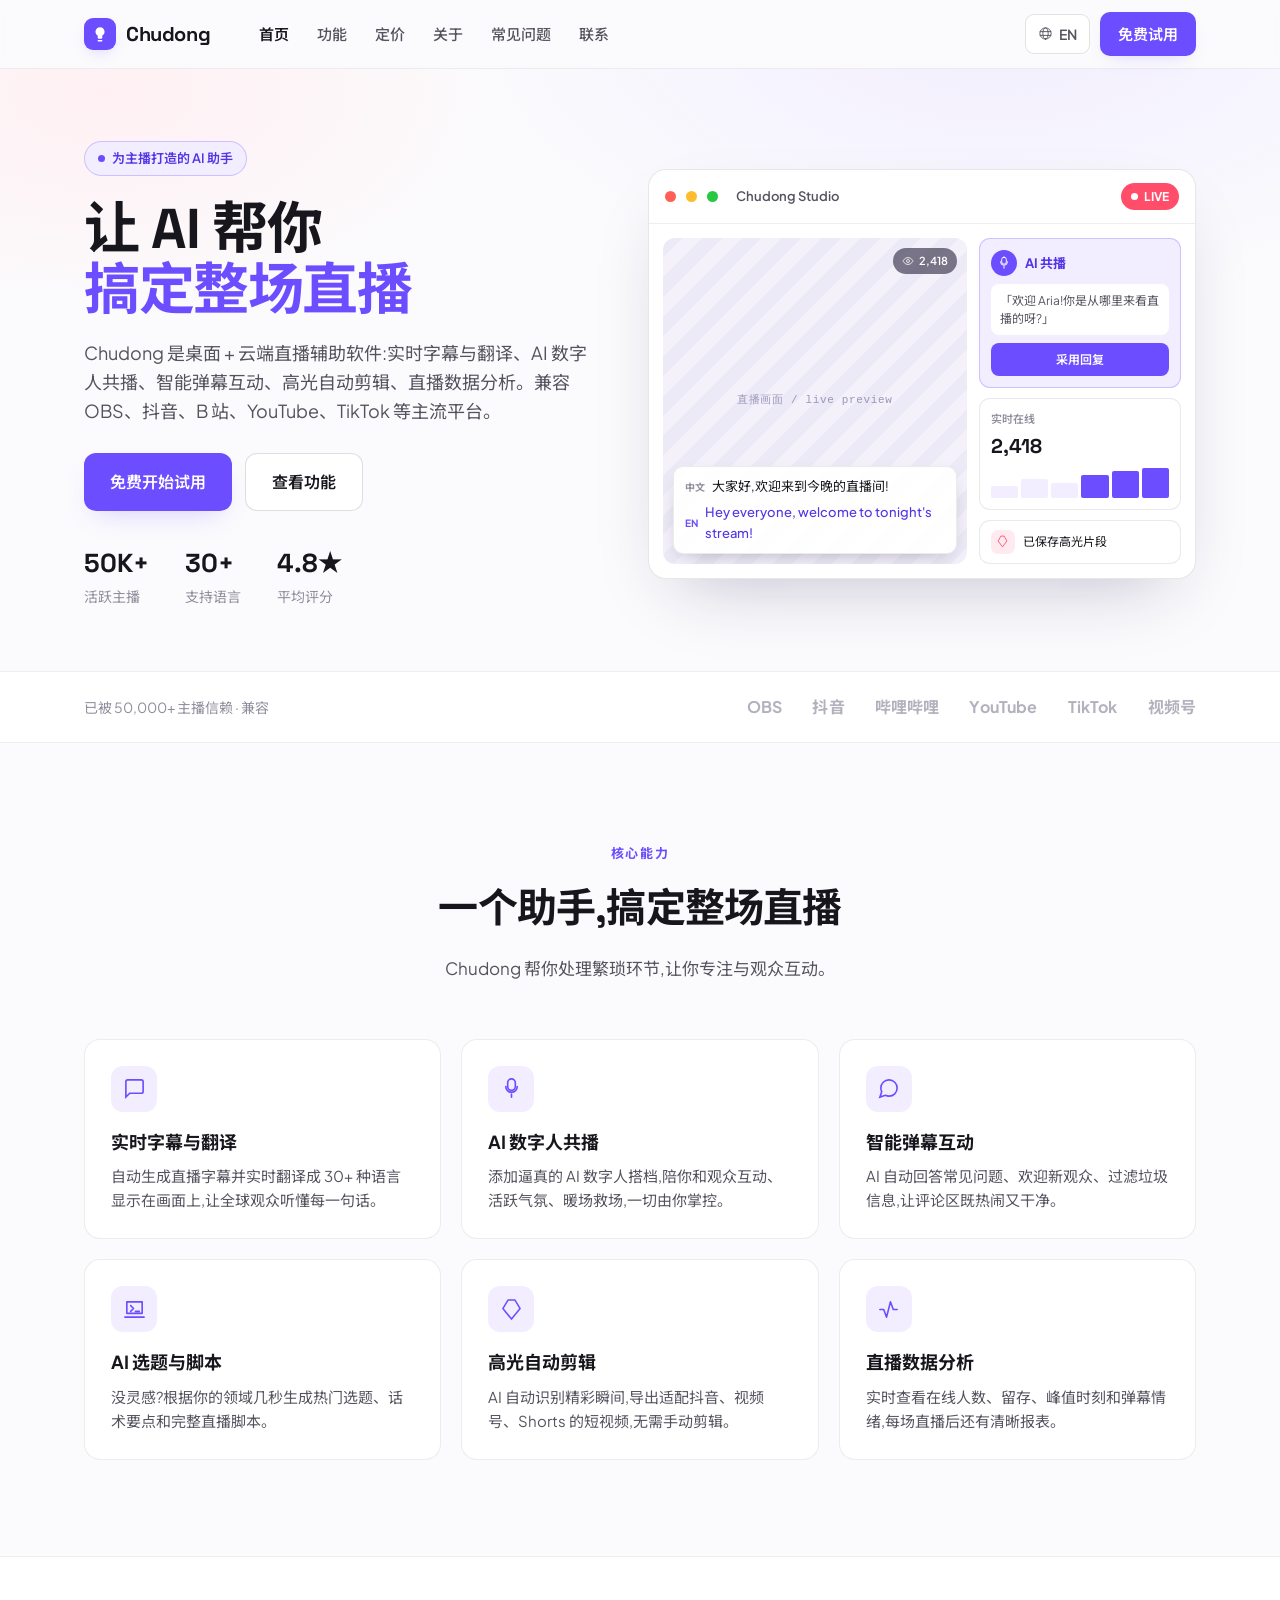
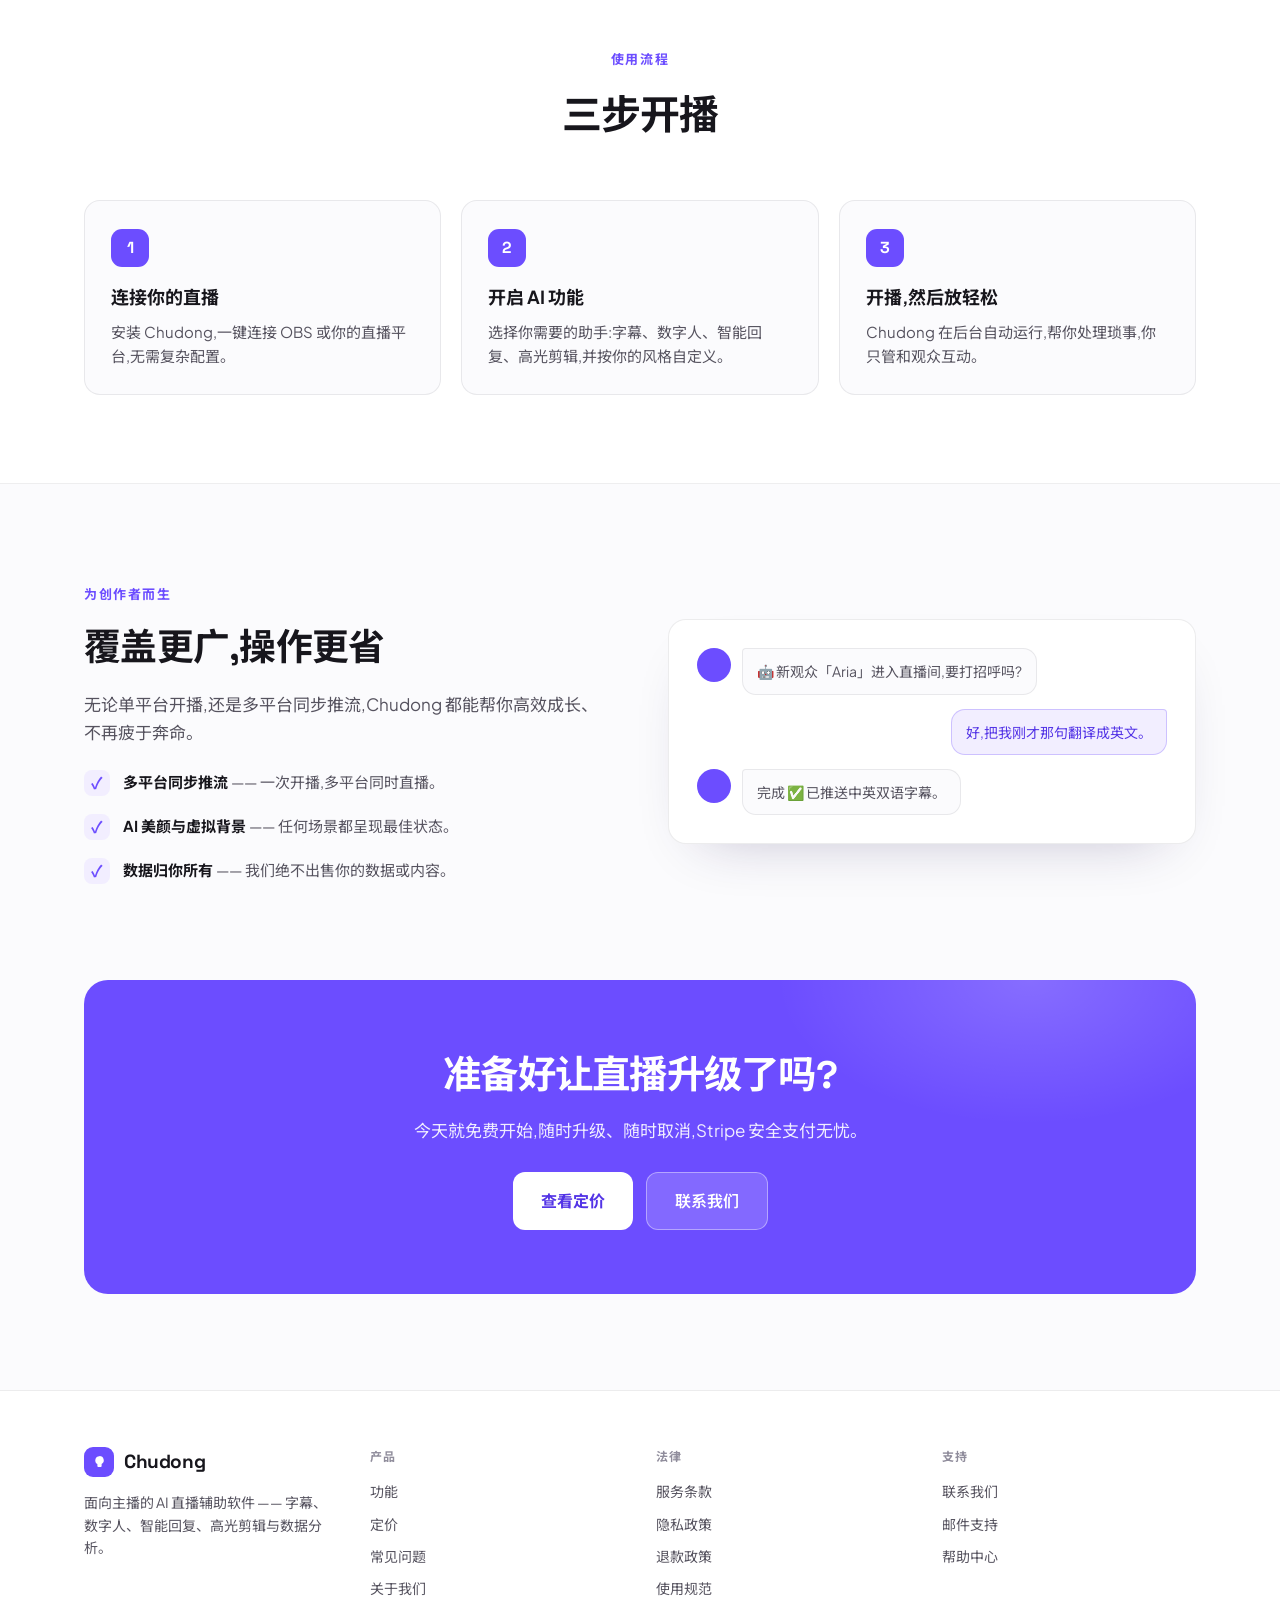
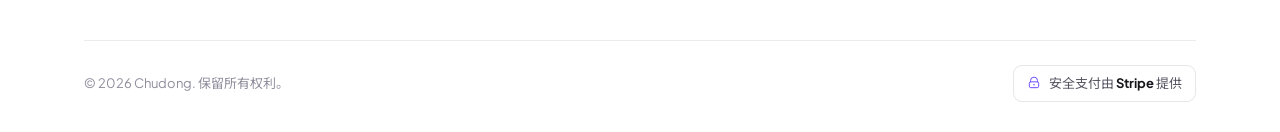
<file: index.html>
<!DOCTYPE html>
<html lang="zh">
<head>
<meta charset="utf-8">
<meta name="viewport" content="width=device-width, initial-scale=1">
<title>ChudongLive — AI 直播助手 | AI Copilot for Live Streaming</title>
<link rel="icon" href="assets/favicon.svg" type="image/svg+xml">
<script>(function(){try{var l=localStorage.getItem('lang')||'zh';document.documentElement.setAttribute('data-lang',l==='zh'?'zh':'en');}catch(e){document.documentElement.setAttribute('data-lang','zh');}})();</script>
<link rel="preconnect" href="https://fonts.googleapis.com">
<link rel="preconnect" href="https://fonts.gstatic.com" crossorigin>
<link href="https://fonts.googleapis.com/css2?family=Plus+Jakarta+Sans:wght@400;500;600;700;800&family=Space+Grotesk:wght@500;600;700&family=Noto+Sans+SC:wght@400;500;700&display=swap" rel="stylesheet">
<style>
  html,body{margin:0;padding:0}
  *{box-sizing:border-box}
  body{background:#FBFBFD;-webkit-font-smoothing:antialiased;text-rendering:optimizeLegibility}
  [data-lang="en"] .lx-zh{display:none!important}
  [data-lang="zh"] .lx-en{display:none!important}
  a{text-decoration:none}
  @keyframes floaty{0%,100%{transform:translateY(0)}50%{transform:translateY(-7px)}}
  @keyframes livepulse{0%,100%{opacity:1}50%{opacity:.3}}
  @keyframes barpulse{0%,100%{transform:scaleY(.45)}50%{transform:scaleY(1)}}
</style>
</head>
<body>

<div style="font-family:'Plus Jakarta Sans','Noto Sans SC',system-ui,sans-serif;color:#17161C;background:#FBFBFD;line-height:1.6;--brand:#6C4DFF;--brand-deep:#5334E6;--brand-soft:#F2EEFF;--brand-ring:rgba(108,77,255,.28);--glow-op:1">

  <!-- ============ HEADER ============ -->
  <header style="position:sticky;top:0;z-index:50;background:rgba(251,251,253,.82);backdrop-filter:saturate(160%) blur(14px);border-bottom:1px solid rgba(23,22,30,.07)">
    <div style="max-width:1160px;margin:0 auto;padding:0 24px;display:flex;align-items:center;gap:18px;height:68px">
      <a href="index.html" style="display:flex;align-items:center;gap:10px;color:#17161C;font-weight:800;font-size:20px;letter-spacing:-.02em;font-family:'Space Grotesk',sans-serif">
        <span style="width:32px;height:32px;border-radius:9px;background:var(--brand,#6C4DFF);display:grid;place-items:center;box-shadow:0 6px 16px -6px var(--brand-ring,rgba(108,77,255,.28))">
          <svg viewBox="0 0 24 24" width="18" height="18" fill="none"><path d="M12 3a6 6 0 0 0-6 6c0 2.2 1.2 4.1 3 5.2V17a1.3 1.3 0 0 0 1.3 1.3h3.4A1.3 1.3 0 0 0 15 17v-2.8a6 6 0 0 0-3-11.2Z" fill="#fff"/><path d="M9.6 21h4.8" stroke="#fff" stroke-width="1.7" stroke-linecap="round"/></svg>
        </span>
        Chudong
      </a>
      <nav style="display:flex;align-items:center;gap:2px;margin-left:18px;flex-wrap:wrap">
        <a href="index.html" style="color:#17161C;padding:8px 13px;border-radius:9px;font-weight:600;font-size:15px"><span class="lx-en">Home</span><span class="lx-zh">首页</span></a>
        <a href="features.html" style="color:#56535F;padding:8px 13px;border-radius:9px;font-weight:500;font-size:15px"><span class="lx-en">Features</span><span class="lx-zh">功能</span></a>
        <a href="pricing.html" style="color:#56535F;padding:8px 13px;border-radius:9px;font-weight:500;font-size:15px"><span class="lx-en">Pricing</span><span class="lx-zh">定价</span></a>
        <a href="about.html" style="color:#56535F;padding:8px 13px;border-radius:9px;font-weight:500;font-size:15px"><span class="lx-en">About</span><span class="lx-zh">关于</span></a>
        <a href="faq.html" style="color:#56535F;padding:8px 13px;border-radius:9px;font-weight:500;font-size:15px"><span class="lx-en">FAQ</span><span class="lx-zh">常见问题</span></a>
        <a href="contact.html" style="color:#56535F;padding:8px 13px;border-radius:9px;font-weight:500;font-size:15px"><span class="lx-en">Contact</span><span class="lx-zh">联系</span></a>
      </nav>
      <div style="margin-left:auto;display:flex;align-items:center;gap:10px">
        <button onclick="__cdLang()" aria-label="切换语言" style="display:inline-flex;align-items:center;gap:6px;background:#fff;color:#56535F;border:1px solid rgba(23,22,30,.12);border-radius:9px;padding:8px 12px;font:inherit;font-size:14px;font-weight:600;cursor:pointer">
          <svg viewBox="0 0 24 24" width="15" height="15" fill="none"><path d="M12 21a9 9 0 1 0 0-18 9 9 0 0 0 0 18Zm0 0c2.4 0 4.3-4 4.3-9S14.4 3 12 3 7.7 7 7.7 12s1.9 9 4.3 9ZM3.5 9h17M3.5 15h17" stroke="currentColor" stroke-width="1.5" stroke-linecap="round"/></svg>
          <span class="lx-en">中文</span><span class="lx-zh">EN</span>
        </button>
        <a href="pricing.html" style="display:inline-flex;align-items:center;background:var(--brand,#6C4DFF);color:#fff;border-radius:10px;padding:10px 18px;font-weight:600;font-size:15px;box-shadow:0 8px 20px -10px var(--brand-ring,rgba(108,77,255,.28))"><span class="lx-en">Start free</span><span class="lx-zh">免费试用</span></a>
      </div>
    </div>
  </header>

  <!-- ============ HERO ============ -->
  <section style="position:relative;overflow:hidden">
    <div style="position:absolute;inset:0;opacity:var(--glow-op,1);background:radial-gradient(900px 460px at 78% -8%, var(--brand-soft,#F2EEFF), transparent 62%),radial-gradient(700px 380px at 8% 4%, #FFF0F3, transparent 60%);pointer-events:none"></div>
    <div style="position:relative;max-width:1160px;margin:0 auto;padding:72px 24px 64px;display:flex;flex-wrap:wrap;gap:56px;align-items:center">
      <div style="flex:1 1 420px;min-width:320px">
        <span style="display:inline-flex;align-items:center;gap:7px;font-size:13px;font-weight:600;color:var(--brand-deep,#5334E6);background:var(--brand-soft,#F2EEFF);border:1px solid var(--brand-ring,rgba(108,77,255,.28));padding:6px 13px;border-radius:999px;margin-bottom:22px">
          <span style="width:7px;height:7px;border-radius:50%;background:var(--brand,#6C4DFF)"></span>
          <span class="lx-en">AI assistant for live streamers</span><span class="lx-zh">为主播打造的 AI 助手</span>
        </span>
        <h1 style="font-family:'Space Grotesk','Noto Sans SC',sans-serif;font-weight:700;letter-spacing:-.025em;line-height:1.1;font-size:clamp(2.3rem,4.6vw,3.5rem);margin:0 0 18px">
          <span class="lx-en">The AI copilot that<br><span style="color:var(--brand,#6C4DFF)">runs your live stream</span></span>
          <span class="lx-zh">让 AI 帮你<br><span style="color:var(--brand,#6C4DFF)">搞定整场直播</span></span>
        </h1>
        <p style="font-size:18px;color:#56535F;max-width:540px;margin:0 0 28px">
          <span class="lx-en">Chudong is desktop &amp; cloud software that runs the busywork of any live stream — real-time captions &amp; translation, an AI avatar co-host, smart chat replies, auto highlight clips, and live analytics. Works with OBS, Douyin, Bilibili, YouTube &amp; TikTok.</span>
          <span class="lx-zh">Chudong 是桌面 + 云端直播辅助软件:实时字幕与翻译、AI 数字人共播、智能弹幕互动、高光自动剪辑、直播数据分析。兼容 OBS、抖音、B 站、YouTube、TikTok 等主流平台。</span>
        </p>
        <div style="display:flex;gap:13px;flex-wrap:wrap;margin-bottom:32px">
          <a href="pricing.html" style="display:inline-flex;align-items:center;gap:8px;background:var(--brand,#6C4DFF);color:#fff;border-radius:12px;padding:15px 26px;font-weight:600;font-size:16px;box-shadow:0 12px 28px -12px var(--brand-ring,rgba(108,77,255,.28))"><span class="lx-en">Start free trial</span><span class="lx-zh">免费开始试用</span></a>
          <a href="features.html" style="display:inline-flex;align-items:center;gap:8px;background:#fff;color:#17161C;border:1px solid rgba(23,22,30,.14);border-radius:12px;padding:15px 26px;font-weight:600;font-size:16px"><span class="lx-en">See features</span><span class="lx-zh">查看功能</span></a>
        </div>
        <div style="display:flex;gap:36px;flex-wrap:wrap">
          <div><div style="font-family:'Space Grotesk',sans-serif;font-weight:700;font-size:26px">50K+</div><div style="font-size:14px;color:#908D9C"><span class="lx-en">Active streamers</span><span class="lx-zh">活跃主播</span></div></div>
          <div><div style="font-family:'Space Grotesk',sans-serif;font-weight:700;font-size:26px">30+</div><div style="font-size:14px;color:#908D9C"><span class="lx-en">Languages</span><span class="lx-zh">支持语言</span></div></div>
          <div><div style="font-family:'Space Grotesk',sans-serif;font-weight:700;font-size:26px">4.8★</div><div style="font-size:14px;color:#908D9C"><span class="lx-en">Avg. rating</span><span class="lx-zh">平均评分</span></div></div>
        </div>
      </div>

      <!-- PRODUCT MOCK: Chudong Studio -->
      <div style="flex:1 1 460px;min-width:360px">
        <div style="position:relative;background:#fff;border:1px solid rgba(23,22,30,.1);border-radius:18px;box-shadow:0 30px 70px -30px rgba(34,20,80,.28);overflow:hidden">
          <div style="display:flex;align-items:center;gap:10px;padding:13px 16px;border-bottom:1px solid rgba(23,22,30,.07)">
            <span style="width:11px;height:11px;border-radius:50%;background:#FF5F57"></span>
            <span style="width:11px;height:11px;border-radius:50%;background:#FEBC2E"></span>
            <span style="width:11px;height:11px;border-radius:50%;background:#28C840"></span>
            <span style="margin-left:8px;font-size:13px;font-weight:600;color:#56535F">Chudong Studio</span>
            <span style="margin-left:auto;display:inline-flex;align-items:center;gap:6px;font-size:12px;font-weight:700;color:#fff;background:#FF4D6A;padding:4px 10px;border-radius:999px"><span style="width:7px;height:7px;border-radius:50%;background:#fff;animation:livepulse 1.6s infinite"></span>LIVE</span>
          </div>
          <div style="display:flex;gap:12px;padding:14px">
            <!-- preview -->
            <div style="flex:1.5;min-width:0;position:relative;border-radius:12px;overflow:hidden;aspect-ratio:16/11;background:repeating-linear-gradient(135deg,#EDEAF7 0 14px,#F4F1FB 14px 28px)">
              <div style="position:absolute;inset:0;display:grid;place-items:center;font:11px/1.4 ui-monospace,Menlo,monospace;color:#9b95b8;letter-spacing:.06em">直播画面 / live preview</div>
              <span style="position:absolute;top:10px;right:10px;display:inline-flex;align-items:center;gap:5px;font-size:11px;font-weight:600;color:#fff;background:rgba(20,16,40,.55);backdrop-filter:blur(4px);padding:4px 9px;border-radius:999px"><svg viewBox="0 0 24 24" width="12" height="12" fill="none"><path d="M2 12s3.5-7 10-7 10 7 10 7-3.5 7-10 7S2 12 2 12Z" stroke="#fff" stroke-width="1.6"/><circle cx="12" cy="12" r="3" stroke="#fff" stroke-width="1.6"/></svg>2,418</span>
              <!-- caption bar -->
              <div style="position:absolute;left:10px;right:10px;bottom:10px;background:rgba(255,255,255,.94);border:1px solid rgba(23,22,30,.08);border-radius:10px;padding:9px 11px;box-shadow:0 8px 20px -10px rgba(20,16,40,.35)">
                <div style="display:flex;align-items:center;gap:7px;margin-bottom:5px"><span style="font-size:10px;font-weight:700;color:#908D9C">中文</span><span style="font-size:13px;color:#17161C">大家好,欢迎来到今晚的直播间!</span></div>
                <div style="display:flex;align-items:center;gap:7px"><span style="font-size:10px;font-weight:700;color:var(--brand,#6C4DFF)">EN</span><span style="font-size:13px;color:var(--brand-deep,#5334E6);font-weight:500">Hey everyone, welcome to tonight's stream!</span></div>
              </div>
            </div>
            <!-- right rail -->
            <div style="flex:1;min-width:0;display:flex;flex-direction:column;gap:10px">
              <div style="background:var(--brand-soft,#F2EEFF);border:1px solid var(--brand-ring,rgba(108,77,255,.28));border-radius:11px;padding:11px">
                <div style="display:flex;align-items:center;gap:8px;margin-bottom:8px"><span style="width:26px;height:26px;border-radius:50%;background:var(--brand,#6C4DFF);display:grid;place-items:center"><svg viewBox="0 0 24 24" width="14" height="14" fill="none"><path d="M12 2a4 4 0 0 0-4 4v4a4 4 0 0 0 8 0V6a4 4 0 0 0-4-4Zm-6 8a6 6 0 0 0 12 0M12 18v3" stroke="#fff" stroke-width="1.7" stroke-linecap="round"/></svg></span><span style="font-size:13px;font-weight:700;color:var(--brand-deep,#5334E6)"><span class="lx-en">AI co-host</span><span class="lx-zh">AI 共播</span></span></div>
                <div style="font-size:12px;color:#56535F;background:#fff;border-radius:8px;padding:8px 9px;line-height:1.45"><span class="lx-en">"Welcome, Aria! Where are you tuning in from?"</span><span class="lx-zh">「欢迎 Aria!你是从哪里来看直播的呀?」</span></div>
                <button style="margin-top:8px;width:100%;background:var(--brand,#6C4DFF);color:#fff;border:0;border-radius:8px;padding:7px;font:inherit;font-size:12px;font-weight:600;cursor:pointer"><span class="lx-en">Use reply</span><span class="lx-zh">采用回复</span></button>
              </div>
              <div style="background:#fff;border:1px solid rgba(23,22,30,.09);border-radius:11px;padding:11px">
                <div style="font-size:11px;color:#908D9C;font-weight:600;margin-bottom:2px"><span class="lx-en">Live viewers</span><span class="lx-zh">实时在线</span></div>
                <div style="font-family:'Space Grotesk',sans-serif;font-weight:700;font-size:20px;color:#17161C">2,418</div>
                <div style="display:flex;align-items:flex-end;gap:3px;height:30px;margin-top:6px">
                  <div style="flex:1;height:40%;background:var(--brand-soft,#F2EEFF);border-radius:2px"></div>
                  <div style="flex:1;height:62%;background:var(--brand-soft,#F2EEFF);border-radius:2px"></div>
                  <div style="flex:1;height:50%;background:var(--brand-soft,#F2EEFF);border-radius:2px"></div>
                  <div style="flex:1;height:75%;background:var(--brand,#6C4DFF);border-radius:2px;transform-origin:bottom;animation:barpulse 2.2s infinite"></div>
                  <div style="flex:1;height:88%;background:var(--brand,#6C4DFF);border-radius:2px"></div>
                  <div style="flex:1;height:100%;background:var(--brand,#6C4DFF);border-radius:2px"></div>
                </div>
              </div>
              <div style="display:flex;align-items:center;gap:8px;background:#fff;border:1px solid rgba(23,22,30,.09);border-radius:11px;padding:9px 11px;font-size:12px;color:#17161C"><span style="width:24px;height:24px;border-radius:7px;background:#FFEAEF;color:#FF4D6A;display:grid;place-items:center"><svg viewBox="0 0 24 24" width="13" height="13" fill="none"><path d="M15 2H9L4 11l8 11 8-11-5-9Z" stroke="currentColor" stroke-width="1.6" stroke-linejoin="round"/></svg></span><span class="lx-en">Highlight clip saved</span><span class="lx-zh">已保存高光片段</span></div>
            </div>
          </div>
        </div>
      </div>
    </div>
  </section>

  <!-- ============ TRUST / PLATFORMS ============ -->
  <div style="border-top:1px solid rgba(23,22,30,.07);border-bottom:1px solid rgba(23,22,30,.07);background:#fff">
    <div style="max-width:1160px;margin:0 auto;padding:22px 24px;display:flex;align-items:center;gap:30px;flex-wrap:wrap;justify-content:space-between">
      <span style="font-size:14px;color:#908D9C"><span class="lx-en">Trusted by 50,000+ streamers · works with</span><span class="lx-zh">已被 50,000+ 主播信赖 · 兼容</span></span>
      <div style="display:flex;align-items:center;gap:30px;flex-wrap:wrap;font-weight:700;font-size:16px;color:#B4B1BE;letter-spacing:.01em">
        <span>OBS</span><span>抖音</span><span>哔哩哔哩</span><span>YouTube</span><span>TikTok</span><span>视频号</span>
      </div>
    </div>
  </div>

  <!-- ============ FEATURES ============ -->
  <section style="max-width:1160px;margin:0 auto;padding:96px 24px">
    <div style="text-align:center;max-width:660px;margin:0 auto 56px">
      <span style="display:inline-block;font-size:13px;font-weight:700;letter-spacing:.12em;text-transform:uppercase;color:var(--brand,#6C4DFF);margin-bottom:14px"><span class="lx-en">What it does</span><span class="lx-zh">核心能力</span></span>
      <h2 style="font-family:'Space Grotesk','Noto Sans SC',sans-serif;font-weight:700;letter-spacing:-.02em;font-size:clamp(1.7rem,3.2vw,2.5rem);margin:0 0 14px"><span class="lx-en">One assistant for your whole stream</span><span class="lx-zh">一个助手,搞定整场直播</span></h2>
      <p style="font-size:17px;color:#56535F;margin:0"><span class="lx-en">Chudong handles the busywork so you can focus on your audience.</span><span class="lx-zh">Chudong 帮你处理繁琐环节,让你专注与观众互动。</span></p>
    </div>
    <div style="display:grid;grid-template-columns:repeat(auto-fit,minmax(300px,1fr));gap:20px">
      <div style="background:#fff;border:1px solid rgba(23,22,30,.08);border-radius:16px;padding:26px">
        <div style="width:46px;height:46px;border-radius:12px;background:var(--brand-soft,#F2EEFF);display:grid;place-items:center;margin-bottom:16px"><svg viewBox="0 0 24 24" width="23" height="23" fill="none"><path d="M21 15a2 2 0 0 1-2 2H7l-4 4V5a2 2 0 0 1 2-2h14a2 2 0 0 1 2 2v10Z" stroke="var(--brand,#6C4DFF)" stroke-width="1.7"/></svg></div>
        <h3 style="font-size:18px;font-weight:700;margin:0 0 8px"><span class="lx-en">Real-time captions &amp; translation</span><span class="lx-zh">实时字幕与翻译</span></h3>
        <p style="font-size:15px;color:#56535F;margin:0"><span class="lx-en">Auto-generate live subtitles and translate them into 30+ languages on screen, so global viewers understand every word.</span><span class="lx-zh">自动生成直播字幕并实时翻译成 30+ 种语言显示在画面上,让全球观众听懂每一句话。</span></p>
      </div>
      <div style="background:#fff;border:1px solid rgba(23,22,30,.08);border-radius:16px;padding:26px">
        <div style="width:46px;height:46px;border-radius:12px;background:var(--brand-soft,#F2EEFF);display:grid;place-items:center;margin-bottom:16px"><svg viewBox="0 0 24 24" width="23" height="23" fill="none"><path d="M12 2a4 4 0 0 0-4 4v4a4 4 0 0 0 8 0V6a4 4 0 0 0-4-4Zm-6 8a6 6 0 0 0 12 0M12 18v3" stroke="var(--brand,#6C4DFF)" stroke-width="1.7" stroke-linecap="round"/></svg></div>
        <h3 style="font-size:18px;font-weight:700;margin:0 0 8px"><span class="lx-en">AI avatar co-host</span><span class="lx-zh">AI 数字人共播</span></h3>
        <p style="font-size:15px;color:#56535F;margin:0"><span class="lx-en">Add a lifelike AI co-host that chats with your audience, keeps the energy up, and covers breaks — fully under your control.</span><span class="lx-zh">添加逼真的 AI 数字人搭档,陪你和观众互动、活跃气氛、暖场救场,一切由你掌控。</span></p>
      </div>
      <div style="background:#fff;border:1px solid rgba(23,22,30,.08);border-radius:16px;padding:26px">
        <div style="width:46px;height:46px;border-radius:12px;background:var(--brand-soft,#F2EEFF);display:grid;place-items:center;margin-bottom:16px"><svg viewBox="0 0 24 24" width="23" height="23" fill="none"><path d="M21 11.5a8.4 8.4 0 0 1-8.5 8.5 8.5 8.5 0 0 1-3.8-.9L3 21l1.9-5.7a8.4 8.4 0 0 1-.9-3.8A8.5 8.5 0 0 1 12.5 3 8.4 8.4 0 0 1 21 11.5Z" stroke="var(--brand,#6C4DFF)" stroke-width="1.7"/></svg></div>
        <h3 style="font-size:18px;font-weight:700;margin:0 0 8px"><span class="lx-en">Smart chat replies</span><span class="lx-zh">智能弹幕互动</span></h3>
        <p style="font-size:15px;color:#56535F;margin:0"><span class="lx-en">AI suggests and auto-answers common questions, greets new viewers, and flags spam — keeping comments lively and clean.</span><span class="lx-zh">AI 自动回答常见问题、欢迎新观众、过滤垃圾信息,让评论区既热闹又干净。</span></p>
      </div>
      <div style="background:#fff;border:1px solid rgba(23,22,30,.08);border-radius:16px;padding:26px">
        <div style="width:46px;height:46px;border-radius:12px;background:var(--brand-soft,#F2EEFF);display:grid;place-items:center;margin-bottom:16px"><svg viewBox="0 0 24 24" width="23" height="23" fill="none"><path d="M4 4h16v12H4zM2 20h20M8 8l3 3-3 3M13 14h4" stroke="var(--brand,#6C4DFF)" stroke-width="1.7" stroke-linecap="round" stroke-linejoin="round"/></svg></div>
        <h3 style="font-size:18px;font-weight:700;margin:0 0 8px"><span class="lx-en">AI topics &amp; scripts</span><span class="lx-zh">AI 选题与脚本</span></h3>
        <p style="font-size:15px;color:#56535F;margin:0"><span class="lx-en">Out of ideas? Generate trending topics, talking points, and a full run-of-show script tailored to your niche in seconds.</span><span class="lx-zh">没灵感?根据你的领域几秒生成热门选题、话术要点和完整直播脚本。</span></p>
      </div>
      <div style="background:#fff;border:1px solid rgba(23,22,30,.08);border-radius:16px;padding:26px">
        <div style="width:46px;height:46px;border-radius:12px;background:var(--brand-soft,#F2EEFF);display:grid;place-items:center;margin-bottom:16px"><svg viewBox="0 0 24 24" width="23" height="23" fill="none"><path d="M15.5 2h-7L3 11l9 11 9-11-5.5-9Z" stroke="var(--brand,#6C4DFF)" stroke-width="1.6" stroke-linejoin="round"/></svg></div>
        <h3 style="font-size:18px;font-weight:700;margin:0 0 8px"><span class="lx-en">Auto highlight clips</span><span class="lx-zh">高光自动剪辑</span></h3>
        <p style="font-size:15px;color:#56535F;margin:0"><span class="lx-en">AI detects your best moments and exports short, ready-to-post clips for TikTok, Reels and Shorts — no editing required.</span><span class="lx-zh">AI 自动识别精彩瞬间,导出适配抖音、视频号、Shorts 的短视频,无需手动剪辑。</span></p>
      </div>
      <div style="background:#fff;border:1px solid rgba(23,22,30,.08);border-radius:16px;padding:26px">
        <div style="width:46px;height:46px;border-radius:12px;background:var(--brand-soft,#F2EEFF);display:grid;place-items:center;margin-bottom:16px"><svg viewBox="0 0 24 24" width="23" height="23" fill="none"><path d="M3 12h4l3 8 4-16 3 8h4" stroke="var(--brand,#6C4DFF)" stroke-width="1.7" stroke-linecap="round" stroke-linejoin="round"/></svg></div>
        <h3 style="font-size:18px;font-weight:700;margin:0 0 8px"><span class="lx-en">Live analytics</span><span class="lx-zh">直播数据分析</span></h3>
        <p style="font-size:15px;color:#56535F;margin:0"><span class="lx-en">See viewers, retention, peak moments, and chat sentiment in real time, with clear reports after every stream.</span><span class="lx-zh">实时查看在线人数、留存、峰值时刻和弹幕情绪,每场直播后还有清晰报表。</span></p>
      </div>
    </div>
  </section>

  <!-- ============ HOW IT WORKS ============ -->
  <section style="background:#fff;border-top:1px solid rgba(23,22,30,.07);border-bottom:1px solid rgba(23,22,30,.07)">
    <div style="max-width:1160px;margin:0 auto;padding:88px 24px">
      <div style="text-align:center;margin-bottom:52px">
        <span style="display:inline-block;font-size:13px;font-weight:700;letter-spacing:.12em;text-transform:uppercase;color:var(--brand,#6C4DFF);margin-bottom:14px"><span class="lx-en">How it works</span><span class="lx-zh">使用流程</span></span>
        <h2 style="font-family:'Space Grotesk','Noto Sans SC',sans-serif;font-weight:700;letter-spacing:-.02em;font-size:clamp(1.7rem,3.2vw,2.5rem);margin:0"><span class="lx-en">Live in three steps</span><span class="lx-zh">三步开播</span></h2>
      </div>
      <div style="display:grid;grid-template-columns:repeat(auto-fit,minmax(280px,1fr));gap:20px">
        <div style="position:relative;background:#FBFBFD;border:1px solid rgba(23,22,30,.08);border-radius:16px;padding:28px 26px 26px">
          <div style="font-family:'Space Grotesk',sans-serif;width:38px;height:38px;border-radius:11px;background:var(--brand,#6C4DFF);color:#fff;font-weight:700;display:grid;place-items:center;margin-bottom:16px">1</div>
          <h3 style="font-size:18px;font-weight:700;margin:0 0 8px"><span class="lx-en">Connect your stream</span><span class="lx-zh">连接你的直播</span></h3>
          <p style="font-size:15px;color:#56535F;margin:0"><span class="lx-en">Install Chudong and link it to OBS or your platform in one click. No complex setup.</span><span class="lx-zh">安装 Chudong,一键连接 OBS 或你的直播平台,无需复杂配置。</span></p>
        </div>
        <div style="position:relative;background:#FBFBFD;border:1px solid rgba(23,22,30,.08);border-radius:16px;padding:28px 26px 26px">
          <div style="font-family:'Space Grotesk',sans-serif;width:38px;height:38px;border-radius:11px;background:var(--brand,#6C4DFF);color:#fff;font-weight:700;display:grid;place-items:center;margin-bottom:16px">2</div>
          <h3 style="font-size:18px;font-weight:700;margin:0 0 8px"><span class="lx-en">Turn on the AI tools</span><span class="lx-zh">开启 AI 功能</span></h3>
          <p style="font-size:15px;color:#56535F;margin:0"><span class="lx-en">Pick the assistants you want — captions, co-host, smart replies, highlights — and tune them to your style.</span><span class="lx-zh">选择你需要的助手:字幕、数字人、智能回复、高光剪辑,并按你的风格自定义。</span></p>
        </div>
        <div style="position:relative;background:#FBFBFD;border:1px solid rgba(23,22,30,.08);border-radius:16px;padding:28px 26px 26px">
          <div style="font-family:'Space Grotesk',sans-serif;width:38px;height:38px;border-radius:11px;background:var(--brand,#6C4DFF);color:#fff;font-weight:700;display:grid;place-items:center;margin-bottom:16px">3</div>
          <h3 style="font-size:18px;font-weight:700;margin:0 0 8px"><span class="lx-en">Go live &amp; relax</span><span class="lx-zh">开播,然后放轻松</span></h3>
          <p style="font-size:15px;color:#56535F;margin:0"><span class="lx-en">Chudong runs in the background, handling the busywork while you connect with your audience.</span><span class="lx-zh">Chudong 在后台自动运行,帮你处理琐事,你只管和观众互动。</span></p>
        </div>
      </div>
    </div>
  </section>

  <!-- ============ SPLIT: built for creators ============ -->
  <section style="max-width:1160px;margin:0 auto;padding:96px 24px">
    <div style="display:flex;flex-wrap:wrap;gap:56px;align-items:center">
      <div style="flex:1 1 380px;min-width:300px">
        <span style="display:inline-block;font-size:13px;font-weight:700;letter-spacing:.12em;text-transform:uppercase;color:var(--brand,#6C4DFF);margin-bottom:14px"><span class="lx-en">Built for creators</span><span class="lx-zh">为创作者而生</span></span>
        <h2 style="font-family:'Space Grotesk','Noto Sans SC',sans-serif;font-weight:700;letter-spacing:-.02em;font-size:clamp(1.7rem,3vw,2.3rem);margin:0 0 14px"><span class="lx-en">More reach, less work</span><span class="lx-zh">覆盖更广,操作更省</span></h2>
        <p style="font-size:17px;color:#56535F;margin:0 0 24px"><span class="lx-en">Whether you stream to one platform or simulcast to many, Chudong helps you grow without burning out.</span><span class="lx-zh">无论单平台开播,还是多平台同步推流,Chudong 都能帮你高效成长、不再疲于奔命。</span></p>
        <div style="display:flex;gap:13px;margin-bottom:18px"><span style="flex-shrink:0;width:26px;height:26px;border-radius:8px;background:var(--brand-soft,#F2EEFF);color:var(--brand,#6C4DFF);display:grid;place-items:center;font-weight:700">✓</span><div style="font-size:15px;color:#56535F"><span class="lx-en"><strong style="color:#17161C">Multi-platform simulcast</strong> — stream to several platforms at once.</span><span class="lx-zh"><strong style="color:#17161C">多平台同步推流</strong> —— 一次开播,多平台同时直播。</span></div></div>
        <div style="display:flex;gap:13px;margin-bottom:18px"><span style="flex-shrink:0;width:26px;height:26px;border-radius:8px;background:var(--brand-soft,#F2EEFF);color:var(--brand,#6C4DFF);display:grid;place-items:center;font-weight:700">✓</span><div style="font-size:15px;color:#56535F"><span class="lx-en"><strong style="color:#17161C">AI beauty &amp; virtual background</strong> — look your best in any setting.</span><span class="lx-zh"><strong style="color:#17161C">AI 美颜与虚拟背景</strong> —— 任何场景都呈现最佳状态。</span></div></div>
        <div style="display:flex;gap:13px"><span style="flex-shrink:0;width:26px;height:26px;border-radius:8px;background:var(--brand-soft,#F2EEFF);color:var(--brand,#6C4DFF);display:grid;place-items:center;font-weight:700">✓</span><div style="font-size:15px;color:#56535F"><span class="lx-en"><strong style="color:#17161C">Your data stays yours</strong> — we never sell your data or content.</span><span class="lx-zh"><strong style="color:#17161C">数据归你所有</strong> —— 我们绝不出售你的数据或内容。</span></div></div>
      </div>
      <div style="flex:1 1 380px;min-width:300px">
        <div style="background:#fff;border:1px solid rgba(23,22,30,.08);border-radius:18px;padding:28px;display:flex;flex-direction:column;gap:14px;box-shadow:0 24px 60px -34px rgba(34,20,80,.3)">
          <div style="display:flex;gap:11px;align-items:flex-start"><span style="width:34px;height:34px;border-radius:50%;flex-shrink:0;background:var(--brand,#6C4DFF)"></span><span style="background:#FBFBFD;border:1px solid rgba(23,22,30,.08);border-radius:14px;border-top-left-radius:4px;padding:11px 14px;font-size:14px;color:#56535F"><span class="lx-en">🤖 New viewer "Aria" joined — say hi?</span><span class="lx-zh">🤖 新观众「Aria」进入直播间,要打招呼吗?</span></span></div>
          <div style="display:flex;flex-direction:row-reverse;gap:11px;align-items:flex-start"><span style="background:var(--brand-soft,#F2EEFF);border:1px solid var(--brand-ring,rgba(108,77,255,.28));border-radius:14px;border-top-right-radius:4px;padding:11px 14px;font-size:14px;color:var(--brand-deep,#5334E6)"><span class="lx-en">Yes, and translate my last line to English.</span><span class="lx-zh">好,把我刚才那句翻译成英文。</span></span></div>
          <div style="display:flex;gap:11px;align-items:flex-start"><span style="width:34px;height:34px;border-radius:50%;flex-shrink:0;background:var(--brand,#6C4DFF)"></span><span style="background:#FBFBFD;border:1px solid rgba(23,22,30,.08);border-radius:14px;border-top-left-radius:4px;padding:11px 14px;font-size:14px;color:#56535F"><span class="lx-en">Done ✅ Caption pushed in EN + 中文.</span><span class="lx-zh">完成 ✅ 已推送中英双语字幕。</span></span></div>
        </div>
      </div>
    </div>
  </section>

  <!-- ============ CTA ============ -->
  <section style="max-width:1160px;margin:0 auto;padding:0 24px 96px">
    <div style="background:var(--brand,#6C4DFF);border-radius:24px;padding:64px 40px;text-align:center;position:relative;overflow:hidden">
      <div style="position:absolute;inset:0;background:radial-gradient(420px 240px at 85% 0%, rgba(255,255,255,.18), transparent 60%);pointer-events:none"></div>
      <h2 style="position:relative;font-family:'Space Grotesk','Noto Sans SC',sans-serif;font-weight:700;letter-spacing:-.02em;color:#fff;font-size:clamp(1.7rem,3.2vw,2.4rem);margin:0 0 12px"><span class="lx-en">Ready to level up your stream?</span><span class="lx-zh">准备好让直播升级了吗?</span></h2>
      <p style="position:relative;color:rgba(255,255,255,.9);font-size:17px;max-width:540px;margin:0 auto 28px"><span class="lx-en">Start free today. Upgrade whenever you're ready — cancel anytime, secure checkout by Stripe.</span><span class="lx-zh">今天就免费开始,随时升级、随时取消,Stripe 安全支付无忧。</span></p>
      <div style="position:relative;display:flex;gap:13px;justify-content:center;flex-wrap:wrap">
        <a href="pricing.html" style="display:inline-flex;align-items:center;background:#fff;color:var(--brand-deep,#5334E6);border-radius:12px;padding:15px 28px;font-weight:700;font-size:16px"><span class="lx-en">View pricing</span><span class="lx-zh">查看定价</span></a>
        <a href="contact.html" style="display:inline-flex;align-items:center;background:rgba(255,255,255,.16);color:#fff;border:1px solid rgba(255,255,255,.4);border-radius:12px;padding:15px 28px;font-weight:600;font-size:16px"><span class="lx-en">Talk to us</span><span class="lx-zh">联系我们</span></a>
      </div>
    </div>
  </section>

  <!-- ============ FOOTER ============ -->
  <footer style="background:#fff;border-top:1px solid rgba(23,22,30,.08)">
    <div style="max-width:1160px;margin:0 auto;padding:56px 24px 30px">
      <div style="display:grid;grid-template-columns:repeat(auto-fit,minmax(180px,1fr));gap:32px;margin-bottom:40px">
        <div style="grid-column:span 1;min-width:220px">
          <a href="index.html" style="display:flex;align-items:center;gap:10px;color:#17161C;font-weight:800;font-size:19px;letter-spacing:-.02em;font-family:'Space Grotesk',sans-serif;margin-bottom:14px"><span style="width:30px;height:30px;border-radius:9px;background:var(--brand,#6C4DFF);display:grid;place-items:center"><svg viewBox="0 0 24 24" width="17" height="17" fill="none"><path d="M12 3a6 6 0 0 0-6 6c0 2.2 1.2 4.1 3 5.2V17a1.3 1.3 0 0 0 1.3 1.3h3.4A1.3 1.3 0 0 0 15 17v-2.8a6 6 0 0 0-3-11.2Z" fill="#fff"/></svg></span>Chudong</a>
          <p style="font-size:14px;color:#56535F;max-width:280px;margin:0"><span class="lx-en">AI assistant software for live streamers — captions, AI co-host, smart replies, highlights, and analytics.</span><span class="lx-zh">面向主播的 AI 直播辅助软件 —— 字幕、数字人、智能回复、高光剪辑与数据分析。</span></p>
        </div>
        <div>
          <h4 style="font-size:12px;text-transform:uppercase;letter-spacing:.12em;color:#908D9C;margin:0 0 14px;font-weight:700"><span class="lx-en">Product</span><span class="lx-zh">产品</span></h4>
          <div style="display:flex;flex-direction:column;gap:10px;font-size:14px">
            <a href="features.html" style="color:#56535F"><span class="lx-en">Features</span><span class="lx-zh">功能</span></a>
            <a href="pricing.html" style="color:#56535F"><span class="lx-en">Pricing</span><span class="lx-zh">定价</span></a>
            <a href="faq.html" style="color:#56535F"><span class="lx-en">FAQ</span><span class="lx-zh">常见问题</span></a>
            <a href="about.html" style="color:#56535F"><span class="lx-en">About us</span><span class="lx-zh">关于我们</span></a>
          </div>
        </div>
        <div>
          <h4 style="font-size:12px;text-transform:uppercase;letter-spacing:.12em;color:#908D9C;margin:0 0 14px;font-weight:700"><span class="lx-en">Legal</span><span class="lx-zh">法律</span></h4>
          <div style="display:flex;flex-direction:column;gap:10px;font-size:14px">
            <a href="terms.html" style="color:#56535F"><span class="lx-en">Terms of Service</span><span class="lx-zh">服务条款</span></a>
            <a href="privacy.html" style="color:#56535F"><span class="lx-en">Privacy Policy</span><span class="lx-zh">隐私政策</span></a>
            <a href="refund.html" style="color:#56535F"><span class="lx-en">Refund Policy</span><span class="lx-zh">退款政策</span></a>
            <a href="guidelines.html" style="color:#56535F"><span class="lx-en">Acceptable Use</span><span class="lx-zh">使用规范</span></a>
          </div>
        </div>
        <div>
          <h4 style="font-size:12px;text-transform:uppercase;letter-spacing:.12em;color:#908D9C;margin:0 0 14px;font-weight:700"><span class="lx-en">Support</span><span class="lx-zh">支持</span></h4>
          <div style="display:flex;flex-direction:column;gap:10px;font-size:14px">
            <a href="contact.html" style="color:#56535F"><span class="lx-en">Contact us</span><span class="lx-zh">联系我们</span></a>
            <a href="mailto:mihailradkevic2@gmail.com" style="color:#56535F"><span class="lx-en">Email support</span><span class="lx-zh">邮件支持</span></a>
            <a href="faq.html" style="color:#56535F"><span class="lx-en">Help center</span><span class="lx-zh">帮助中心</span></a>
          </div>
        </div>
      </div>
      <div style="border-top:1px solid rgba(23,22,30,.08);padding-top:24px;display:flex;justify-content:space-between;gap:16px;flex-wrap:wrap;align-items:center">
        <p style="margin:0;font-size:13px;color:#908D9C">© 2026 Chudong. <span class="lx-en">All rights reserved.</span><span class="lx-zh">保留所有权利。</span></p>
        <div style="display:inline-flex;gap:8px;align-items:center;font-size:13px;color:#56535F;background:#fff;border:1px solid rgba(23,22,30,.1);border-radius:9px;padding:7px 13px">
          <svg viewBox="0 0 24 24" width="14" height="14" fill="none"><path d="M6 10V8a6 6 0 0 1 12 0v2" stroke="var(--brand,#6C4DFF)" stroke-width="1.7" stroke-linecap="round"/><rect x="4" y="10" width="16" height="10" rx="2.5" stroke="var(--brand,#6C4DFF)" stroke-width="1.7"/><circle cx="12" cy="15" r="1.4" fill="var(--brand,#6C4DFF)"/></svg>
          <span class="lx-en">Secure payments powered by <strong style="color:#17161C;font-weight:700">Stripe</strong></span><span class="lx-zh">安全支付由 <strong style="color:#17161C;font-weight:700">Stripe</strong> 提供</span>
        </div>
      </div>
    </div>
  </footer>

</div>

<script>function __cdLang(){var h=document.documentElement;var n=h.getAttribute('data-lang')==='zh'?'en':'zh';h.setAttribute('data-lang',n);try{localStorage.setItem('lang',n);}catch(e){}}function __cdForm(f){var m=document.getElementById('cdFormMsg');if(m){m.style.display='block';}if(f&&f.reset){f.reset();}return false;}</script>
</body>
</html>
</file>
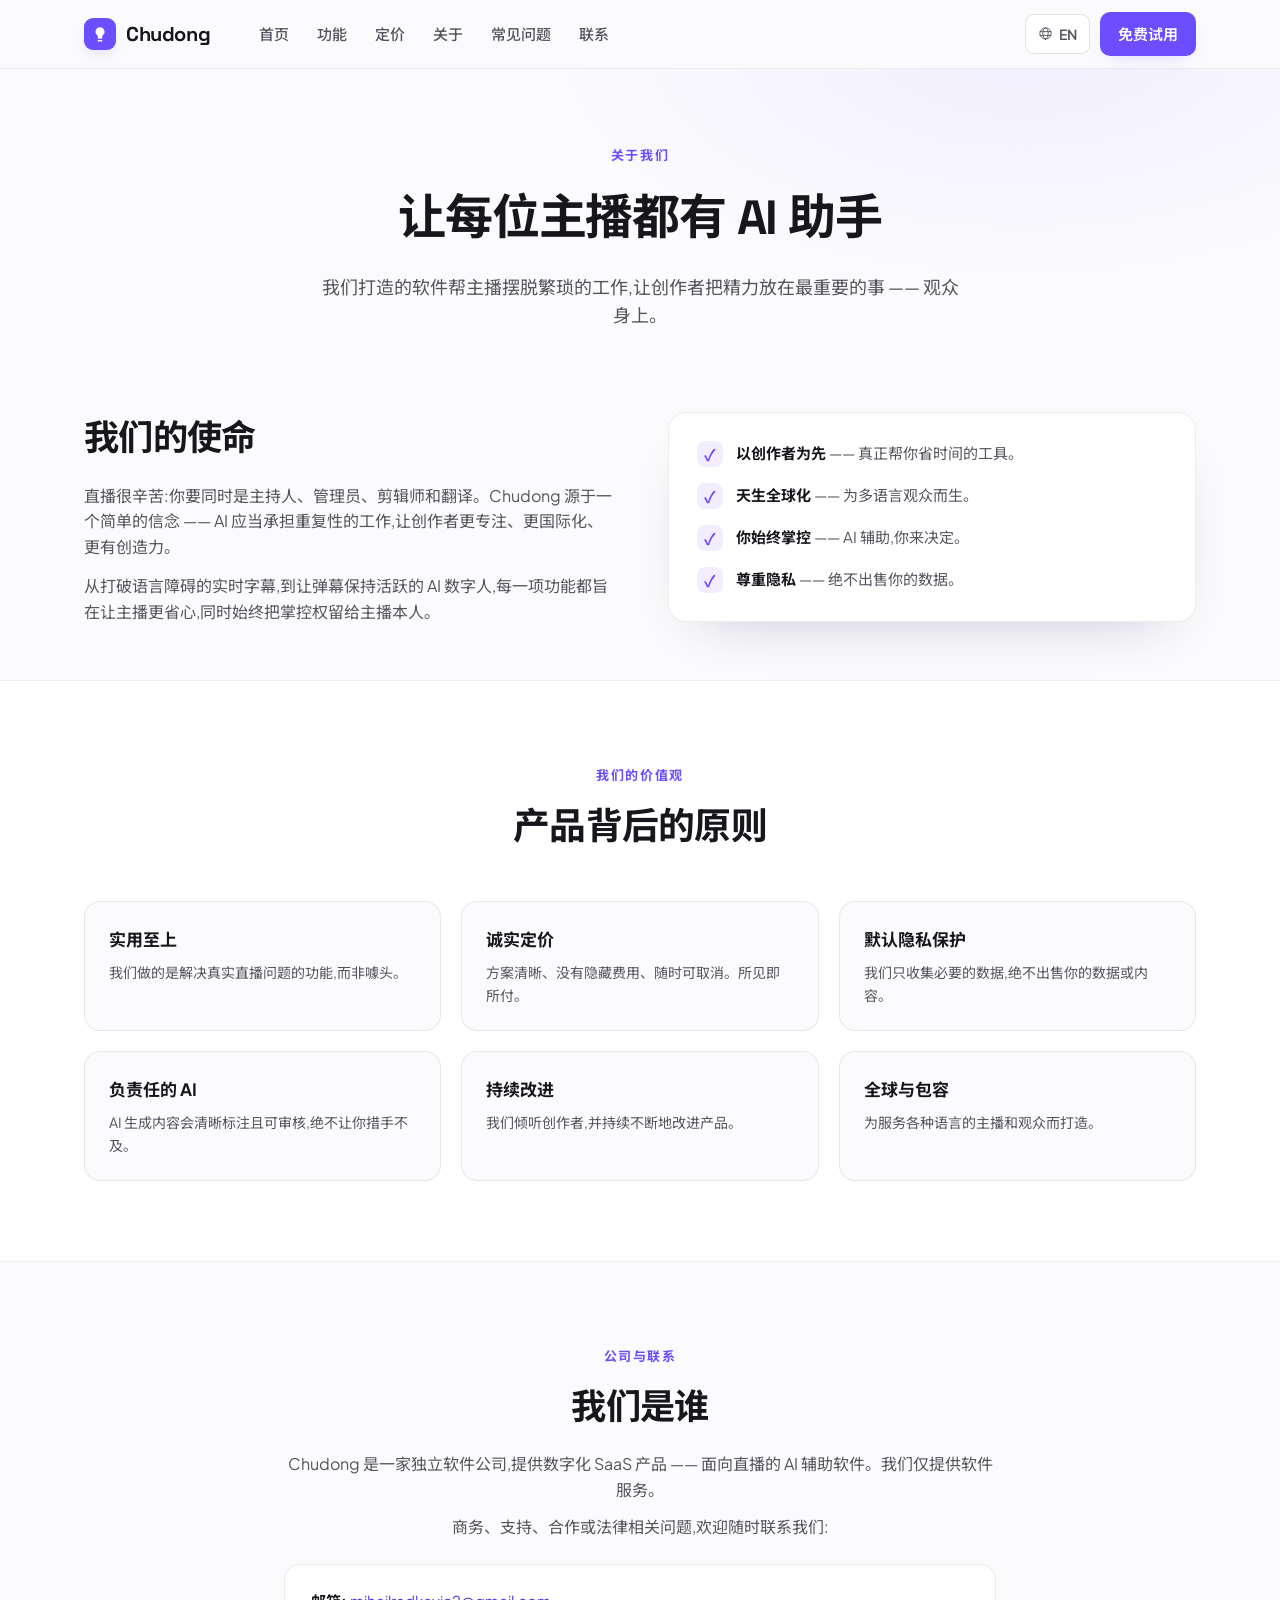
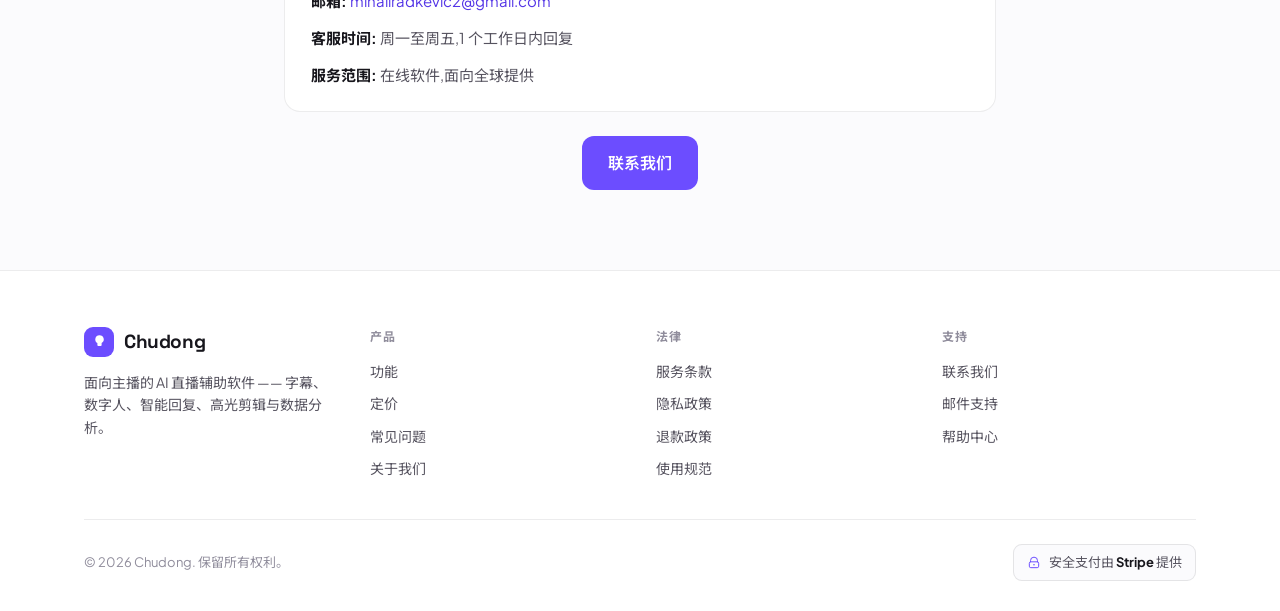
<file: about.html>
<!DOCTYPE html>
<html lang="zh">
<head>
<meta charset="utf-8">
<meta name="viewport" content="width=device-width, initial-scale=1">
<title>关于 About — ChudongLive</title>
<link rel="icon" href="assets/favicon.svg" type="image/svg+xml">
<script>(function(){try{var l=localStorage.getItem('lang')||'zh';document.documentElement.setAttribute('data-lang',l==='zh'?'zh':'en');}catch(e){document.documentElement.setAttribute('data-lang','zh');}})();</script>
<link rel="preconnect" href="https://fonts.googleapis.com">
<link rel="preconnect" href="https://fonts.gstatic.com" crossorigin>
<link href="https://fonts.googleapis.com/css2?family=Plus+Jakarta+Sans:wght@400;500;600;700;800&family=Space+Grotesk:wght@500;600;700&family=Noto+Sans+SC:wght@400;500;700&display=swap" rel="stylesheet">
<style>
  html,body{margin:0;padding:0}*{box-sizing:border-box}
  body{background:#FBFBFD;-webkit-font-smoothing:antialiased}
  [data-lang="en"] .lx-zh{display:none!important}
  [data-lang="zh"] .lx-en{display:none!important}
</style>
</head>
<body>

<div style="font-family:'Plus Jakarta Sans','Noto Sans SC',system-ui,sans-serif;color:#17161C;background:#FBFBFD;line-height:1.6;--brand:#6C4DFF;--brand-deep:#5334E6;--brand-soft:#F2EEFF;--brand-ring:rgba(108,77,255,.28)">

  
<header style="position:sticky;top:0;z-index:50;background:rgba(251,251,253,.82);backdrop-filter:saturate(160%) blur(14px);border-bottom:1px solid rgba(23,22,30,.07);font-family:'Plus Jakarta Sans','Noto Sans SC',system-ui,sans-serif">
  <div style="max-width:1160px;margin:0 auto;padding:0 24px;display:flex;align-items:center;gap:18px;height:68px">
    <a href="index.html" style="display:flex;align-items:center;gap:10px;color:#17161C;font-weight:800;font-size:20px;letter-spacing:-.02em;text-decoration:none;font-family:'Space Grotesk',sans-serif">
      <span style="width:32px;height:32px;border-radius:9px;background:var(--brand,#6C4DFF);display:grid;place-items:center;box-shadow:0 6px 16px -6px var(--brand-ring,rgba(108,77,255,.28))">
        <svg viewBox="0 0 24 24" width="18" height="18" fill="none"><path d="M12 3a6 6 0 0 0-6 6c0 2.2 1.2 4.1 3 5.2V17a1.3 1.3 0 0 0 1.3 1.3h3.4A1.3 1.3 0 0 0 15 17v-2.8a6 6 0 0 0-3-11.2Z" fill="#fff"/><path d="M9.6 21h4.8" stroke="#fff" stroke-width="1.7" stroke-linecap="round"/></svg>
      </span>
      Chudong
    </a>
    <nav style="display:flex;align-items:center;gap:2px;margin-left:18px;flex-wrap:wrap">
      <a data-nav="home" href="index.html" style="color:#56535F;padding:8px 13px;border-radius:9px;font-weight:500;font-size:15px;text-decoration:none"><span class="lx-en">Home</span><span class="lx-zh">首页</span></a>
      <a data-nav="features" href="features.html" style="color:#56535F;padding:8px 13px;border-radius:9px;font-weight:500;font-size:15px;text-decoration:none"><span class="lx-en">Features</span><span class="lx-zh">功能</span></a>
      <a data-nav="pricing" href="pricing.html" style="color:#56535F;padding:8px 13px;border-radius:9px;font-weight:500;font-size:15px;text-decoration:none"><span class="lx-en">Pricing</span><span class="lx-zh">定价</span></a>
      <a data-nav="about" href="about.html" style="color:#56535F;padding:8px 13px;border-radius:9px;font-weight:500;font-size:15px;text-decoration:none"><span class="lx-en">About</span><span class="lx-zh">关于</span></a>
      <a data-nav="faq" href="faq.html" style="color:#56535F;padding:8px 13px;border-radius:9px;font-weight:500;font-size:15px;text-decoration:none"><span class="lx-en">FAQ</span><span class="lx-zh">常见问题</span></a>
      <a data-nav="contact" href="contact.html" style="color:#56535F;padding:8px 13px;border-radius:9px;font-weight:500;font-size:15px;text-decoration:none"><span class="lx-en">Contact</span><span class="lx-zh">联系</span></a>
    </nav>
    <div style="margin-left:auto;display:flex;align-items:center;gap:10px">
      <button onclick="__cdLang()" aria-label="切换语言" style="display:inline-flex;align-items:center;gap:6px;background:#fff;color:#56535F;border:1px solid rgba(23,22,30,.12);border-radius:9px;padding:8px 12px;font:inherit;font-size:14px;font-weight:600;cursor:pointer">
        <svg viewBox="0 0 24 24" width="15" height="15" fill="none"><path d="M12 21a9 9 0 1 0 0-18 9 9 0 0 0 0 18Zm0 0c2.4 0 4.3-4 4.3-9S14.4 3 12 3 7.7 7 7.7 12s1.9 9 4.3 9ZM3.5 9h17M3.5 15h17" stroke="currentColor" stroke-width="1.5" stroke-linecap="round"/></svg>
        <span class="lx-en">中文</span><span class="lx-zh">EN</span>
      </button>
      <a href="pricing.html" style="display:inline-flex;align-items:center;background:var(--brand,#6C4DFF);color:#fff;border-radius:10px;padding:10px 18px;font-weight:600;font-size:15px;text-decoration:none;box-shadow:0 8px 20px -10px var(--brand-ring,rgba(108,77,255,.28))"><span class="lx-en">Start free</span><span class="lx-zh">免费试用</span></a>
    </div>
  </div>
</header>


  <section style="position:relative;overflow:hidden">
    <div style="position:absolute;inset:0;background:radial-gradient(800px 400px at 80% -10%, var(--brand-soft,#F2EEFF), transparent 60%);pointer-events:none"></div>
    <div style="position:relative;max-width:820px;margin:0 auto;padding:72px 24px 24px;text-align:center">
      <span style="display:inline-block;font-size:13px;font-weight:700;letter-spacing:.12em;text-transform:uppercase;color:var(--brand,#6C4DFF);margin-bottom:14px"><span class="lx-en">About us</span><span class="lx-zh">关于我们</span></span>
      <h1 style="font-family:'Space Grotesk','Noto Sans SC',sans-serif;font-weight:700;letter-spacing:-.025em;font-size:clamp(2rem,4vw,3rem);margin:0 0 16px"><span class="lx-en">An AI copilot for every streamer</span><span class="lx-zh">让每位主播都有 AI 助手</span></h1>
      <p style="font-size:18px;color:#56535F;max-width:640px;margin:0 auto"><span class="lx-en">We build software that takes the busywork out of live streaming, so creators can spend their energy where it matters — on their audience.</span><span class="lx-zh">我们打造的软件帮主播摆脱繁琐的工作,让创作者把精力放在最重要的事 —— 观众身上。</span></p>
    </div>
  </section>

  <!-- mission split -->
  <section style="max-width:1160px;margin:0 auto;padding:56px 24px">
    <div style="display:flex;flex-wrap:wrap;gap:56px;align-items:center">
      <div style="flex:1 1 360px;min-width:300px">
        <h2 style="font-family:'Space Grotesk','Noto Sans SC',sans-serif;font-weight:700;letter-spacing:-.02em;font-size:clamp(1.6rem,3vw,2.2rem);margin:0 0 16px"><span class="lx-en">Our mission</span><span class="lx-zh">我们的使命</span></h2>
        <p style="font-size:16px;color:#56535F;margin:0 0 14px"><span class="lx-en">Live streaming is demanding: you're a host, moderator, editor, and translator all at once. Chudong started with a simple belief — that AI should handle the repetitive parts so creators can be more present, more global, and more creative.</span><span class="lx-zh">直播很辛苦:你要同时是主持人、管理员、剪辑师和翻译。Chudong 源于一个简单的信念 —— AI 应当承担重复性的工作,让创作者更专注、更国际化、更有创造力。</span></p>
        <p style="font-size:16px;color:#56535F;margin:0"><span class="lx-en">From real-time captions that break language barriers to AI co-hosts that keep chats lively, every feature is designed to make a streamer's life easier without ever taking control away from them.</span><span class="lx-zh">从打破语言障碍的实时字幕,到让弹幕保持活跃的 AI 数字人,每一项功能都旨在让主播更省心,同时始终把掌控权留给主播本人。</span></p>
      </div>
      <div style="flex:1 1 360px;min-width:300px">
        <div style="background:#fff;border:1px solid rgba(23,22,30,.08);border-radius:18px;padding:28px;display:flex;flex-direction:column;gap:16px;box-shadow:0 24px 60px -34px rgba(34,20,80,.3)">
          <div style="display:flex;gap:13px"><span style="flex-shrink:0;width:26px;height:26px;border-radius:8px;background:var(--brand-soft,#F2EEFF);color:var(--brand,#6C4DFF);display:grid;place-items:center;font-weight:700">✓</span><div style="font-size:15px;color:#56535F"><span class="lx-en"><strong style="color:#17161C">Creator-first</strong> — tools that save real time.</span><span class="lx-zh"><strong style="color:#17161C">以创作者为先</strong> —— 真正帮你省时间的工具。</span></div></div>
          <div style="display:flex;gap:13px"><span style="flex-shrink:0;width:26px;height:26px;border-radius:8px;background:var(--brand-soft,#F2EEFF);color:var(--brand,#6C4DFF);display:grid;place-items:center;font-weight:700">✓</span><div style="font-size:15px;color:#56535F"><span class="lx-en"><strong style="color:#17161C">Global by design</strong> — built for multilingual audiences.</span><span class="lx-zh"><strong style="color:#17161C">天生全球化</strong> —— 为多语言观众而生。</span></div></div>
          <div style="display:flex;gap:13px"><span style="flex-shrink:0;width:26px;height:26px;border-radius:8px;background:var(--brand-soft,#F2EEFF);color:var(--brand,#6C4DFF);display:grid;place-items:center;font-weight:700">✓</span><div style="font-size:15px;color:#56535F"><span class="lx-en"><strong style="color:#17161C">You stay in control</strong> — AI assists, you decide.</span><span class="lx-zh"><strong style="color:#17161C">你始终掌控</strong> —— AI 辅助,你来决定。</span></div></div>
          <div style="display:flex;gap:13px"><span style="flex-shrink:0;width:26px;height:26px;border-radius:8px;background:var(--brand-soft,#F2EEFF);color:var(--brand,#6C4DFF);display:grid;place-items:center;font-weight:700">✓</span><div style="font-size:15px;color:#56535F"><span class="lx-en"><strong style="color:#17161C">Privacy respected</strong> — your data is never sold.</span><span class="lx-zh"><strong style="color:#17161C">尊重隐私</strong> —— 绝不出售你的数据。</span></div></div>
        </div>
      </div>
    </div>
  </section>

  <!-- values grid -->
  <section style="background:#fff;border-top:1px solid rgba(23,22,30,.07);border-bottom:1px solid rgba(23,22,30,.07)">
    <div style="max-width:1160px;margin:0 auto;padding:80px 24px">
      <div style="text-align:center;margin-bottom:44px">
        <span style="display:inline-block;font-size:13px;font-weight:700;letter-spacing:.12em;text-transform:uppercase;color:var(--brand,#6C4DFF);margin-bottom:12px"><span class="lx-en">What we value</span><span class="lx-zh">我们的价值观</span></span>
        <h2 style="font-family:'Space Grotesk','Noto Sans SC',sans-serif;font-weight:700;letter-spacing:-.02em;font-size:clamp(1.6rem,3vw,2.3rem);margin:0"><span class="lx-en">The principles behind our product</span><span class="lx-zh">产品背后的原则</span></h2>
      </div>
      <div style="display:grid;grid-template-columns:repeat(auto-fit,minmax(300px,1fr));gap:20px">
        <div style="background:#FBFBFD;border:1px solid rgba(23,22,30,.08);border-radius:16px;padding:24px"><h3 style="font-size:17px;font-weight:700;margin:0 0 8px"><span class="lx-en">Useful, not flashy</span><span class="lx-zh">实用至上</span></h3><p style="font-size:14px;color:#56535F;margin:0"><span class="lx-en">We ship features that solve real streaming problems, not gimmicks.</span><span class="lx-zh">我们做的是解决真实直播问题的功能,而非噱头。</span></p></div>
        <div style="background:#FBFBFD;border:1px solid rgba(23,22,30,.08);border-radius:16px;padding:24px"><h3 style="font-size:17px;font-weight:700;margin:0 0 8px"><span class="lx-en">Honest pricing</span><span class="lx-zh">诚实定价</span></h3><p style="font-size:14px;color:#56535F;margin:0"><span class="lx-en">Clear plans, no hidden fees, cancel anytime. What you see is what you pay.</span><span class="lx-zh">方案清晰、没有隐藏费用、随时可取消。所见即所付。</span></p></div>
        <div style="background:#FBFBFD;border:1px solid rgba(23,22,30,.08);border-radius:16px;padding:24px"><h3 style="font-size:17px;font-weight:700;margin:0 0 8px"><span class="lx-en">Privacy by default</span><span class="lx-zh">默认隐私保护</span></h3><p style="font-size:14px;color:#56535F;margin:0"><span class="lx-en">We collect only what we need and never sell your data or content.</span><span class="lx-zh">我们只收集必要的数据,绝不出售你的数据或内容。</span></p></div>
        <div style="background:#FBFBFD;border:1px solid rgba(23,22,30,.08);border-radius:16px;padding:24px"><h3 style="font-size:17px;font-weight:700;margin:0 0 8px"><span class="lx-en">Responsible AI</span><span class="lx-zh">负责任的 AI</span></h3><p style="font-size:14px;color:#56535F;margin:0"><span class="lx-en">AI output is clearly labeled and always reviewable, so you're never surprised.</span><span class="lx-zh">AI 生成内容会清晰标注且可审核,绝不让你措手不及。</span></p></div>
        <div style="background:#FBFBFD;border:1px solid rgba(23,22,30,.08);border-radius:16px;padding:24px"><h3 style="font-size:17px;font-weight:700;margin:0 0 8px"><span class="lx-en">Always improving</span><span class="lx-zh">持续改进</span></h3><p style="font-size:14px;color:#56535F;margin:0"><span class="lx-en">We listen to creators and ship improvements constantly.</span><span class="lx-zh">我们倾听创作者,并持续不断地改进产品。</span></p></div>
        <div style="background:#FBFBFD;border:1px solid rgba(23,22,30,.08);border-radius:16px;padding:24px"><h3 style="font-size:17px;font-weight:700;margin:0 0 8px"><span class="lx-en">Global &amp; inclusive</span><span class="lx-zh">全球与包容</span></h3><p style="font-size:14px;color:#56535F;margin:0"><span class="lx-en">Built to serve streamers and audiences in every language.</span><span class="lx-zh">为服务各种语言的主播和观众而打造。</span></p></div>
      </div>
    </div>
  </section>

  <!-- company & contact -->
  <section style="max-width:760px;margin:0 auto;padding:80px 24px">
    <div style="text-align:center">
      <span style="display:inline-block;font-size:13px;font-weight:700;letter-spacing:.12em;text-transform:uppercase;color:var(--brand,#6C4DFF);margin-bottom:12px"><span class="lx-en">Company &amp; contact</span><span class="lx-zh">公司与联系</span></span>
      <h2 style="font-family:'Space Grotesk','Noto Sans SC',sans-serif;font-weight:700;letter-spacing:-.02em;font-size:clamp(1.6rem,3vw,2.2rem);margin:0 0 16px"><span class="lx-en">Who we are</span><span class="lx-zh">我们是谁</span></h2>
      <p style="font-size:16px;color:#56535F;margin:0 0 12px"><span class="lx-en">Chudong is an independent software company offering a digital SaaS product — AI assistant software for live streaming. We provide software services only.</span><span class="lx-zh">Chudong 是一家独立软件公司,提供数字化 SaaS 产品 —— 面向直播的 AI 辅助软件。我们仅提供软件服务。</span></p>
      <p style="font-size:16px;color:#56535F;margin:0 0 24px"><span class="lx-en">For business, support, partnership, or legal inquiries, reach us any time:</span><span class="lx-zh">商务、支持、合作或法律相关问题,欢迎随时联系我们:</span></p>
    </div>
    <div style="background:#fff;border:1px solid rgba(23,22,30,.08);border-radius:16px;padding:24px 26px;display:flex;flex-direction:column;gap:13px;font-size:15px;color:#56535F">
      <div><strong style="color:#17161C"><span class="lx-en">Email:</span><span class="lx-zh">邮箱:</span></strong> <a href="mailto:mihailradkevic2@gmail.com" style="color:var(--brand-deep,#5334E6);text-decoration:none">mihailradkevic2@gmail.com</a></div>
      <div><strong style="color:#17161C"><span class="lx-en">Support hours:</span><span class="lx-zh">客服时间:</span></strong> <span class="lx-en">Monday–Friday, replies within 1 business day</span><span class="lx-zh">周一至周五,1 个工作日内回复</span></div>
      <div><strong style="color:#17161C"><span class="lx-en">Availability:</span><span class="lx-zh">服务范围:</span></strong> <span class="lx-en">Online software, available worldwide</span><span class="lx-zh">在线软件,面向全球提供</span></div>
    </div>
    <div style="text-align:center;margin-top:24px">
      <a href="contact.html" style="display:inline-flex;align-items:center;background:var(--brand,#6C4DFF);color:#fff;border-radius:12px;padding:14px 26px;font-weight:600;font-size:16px;text-decoration:none"><span class="lx-en">Contact us</span><span class="lx-zh">联系我们</span></a>
    </div>
  </section>

  
<footer style="background:#fff;border-top:1px solid rgba(23,22,30,.08);font-family:'Plus Jakarta Sans','Noto Sans SC',system-ui,sans-serif">
  <div style="max-width:1160px;margin:0 auto;padding:56px 24px 30px">
    <div style="display:grid;grid-template-columns:repeat(auto-fit,minmax(180px,1fr));gap:32px;margin-bottom:40px">
      <div style="grid-column:span 1;min-width:220px">
        <a href="index.html" style="display:flex;align-items:center;gap:10px;color:#17161C;font-weight:800;font-size:19px;letter-spacing:-.02em;text-decoration:none;font-family:'Space Grotesk',sans-serif;margin-bottom:14px"><span style="width:30px;height:30px;border-radius:9px;background:var(--brand,#6C4DFF);display:grid;place-items:center"><svg viewBox="0 0 24 24" width="17" height="17" fill="none"><path d="M12 3a6 6 0 0 0-6 6c0 2.2 1.2 4.1 3 5.2V17a1.3 1.3 0 0 0 1.3 1.3h3.4A1.3 1.3 0 0 0 15 17v-2.8a6 6 0 0 0-3-11.2Z" fill="#fff"/></svg></span>Chudong</a>
        <p style="font-size:14px;color:#56535F;max-width:280px;margin:0"><span class="lx-en">AI assistant software for live streamers — captions, AI co-host, smart replies, highlights, and analytics.</span><span class="lx-zh">面向主播的 AI 直播辅助软件 —— 字幕、数字人、智能回复、高光剪辑与数据分析。</span></p>
      </div>
      <div>
        <h4 style="font-size:12px;text-transform:uppercase;letter-spacing:.12em;color:#908D9C;margin:0 0 14px;font-weight:700"><span class="lx-en">Product</span><span class="lx-zh">产品</span></h4>
        <div style="display:flex;flex-direction:column;gap:10px;font-size:14px">
          <a href="features.html" style="color:#56535F;text-decoration:none"><span class="lx-en">Features</span><span class="lx-zh">功能</span></a>
          <a href="pricing.html" style="color:#56535F;text-decoration:none"><span class="lx-en">Pricing</span><span class="lx-zh">定价</span></a>
          <a href="faq.html" style="color:#56535F;text-decoration:none"><span class="lx-en">FAQ</span><span class="lx-zh">常见问题</span></a>
          <a href="about.html" style="color:#56535F;text-decoration:none"><span class="lx-en">About us</span><span class="lx-zh">关于我们</span></a>
        </div>
      </div>
      <div>
        <h4 style="font-size:12px;text-transform:uppercase;letter-spacing:.12em;color:#908D9C;margin:0 0 14px;font-weight:700"><span class="lx-en">Legal</span><span class="lx-zh">法律</span></h4>
        <div style="display:flex;flex-direction:column;gap:10px;font-size:14px">
          <a href="terms.html" style="color:#56535F;text-decoration:none"><span class="lx-en">Terms of Service</span><span class="lx-zh">服务条款</span></a>
          <a href="privacy.html" style="color:#56535F;text-decoration:none"><span class="lx-en">Privacy Policy</span><span class="lx-zh">隐私政策</span></a>
          <a href="refund.html" style="color:#56535F;text-decoration:none"><span class="lx-en">Refund Policy</span><span class="lx-zh">退款政策</span></a>
          <a href="guidelines.html" style="color:#56535F;text-decoration:none"><span class="lx-en">Acceptable Use</span><span class="lx-zh">使用规范</span></a>
        </div>
      </div>
      <div>
        <h4 style="font-size:12px;text-transform:uppercase;letter-spacing:.12em;color:#908D9C;margin:0 0 14px;font-weight:700"><span class="lx-en">Support</span><span class="lx-zh">支持</span></h4>
        <div style="display:flex;flex-direction:column;gap:10px;font-size:14px">
          <a href="contact.html" style="color:#56535F;text-decoration:none"><span class="lx-en">Contact us</span><span class="lx-zh">联系我们</span></a>
          <a href="mailto:mihailradkevic2@gmail.com" style="color:#56535F;text-decoration:none"><span class="lx-en">Email support</span><span class="lx-zh">邮件支持</span></a>
          <a href="faq.html" style="color:#56535F;text-decoration:none"><span class="lx-en">Help center</span><span class="lx-zh">帮助中心</span></a>
        </div>
      </div>
    </div>
    <div style="border-top:1px solid rgba(23,22,30,.08);padding-top:24px;display:flex;justify-content:space-between;gap:16px;flex-wrap:wrap;align-items:center">
      <p style="margin:0;font-size:13px;color:#908D9C">© 2026 Chudong. <span class="lx-en">All rights reserved.</span><span class="lx-zh">保留所有权利。</span></p>
      <div style="display:inline-flex;gap:8px;align-items:center;font-size:13px;color:#56535F;background:#FBFBFD;border:1px solid rgba(23,22,30,.1);border-radius:9px;padding:7px 13px">
        <svg viewBox="0 0 24 24" width="14" height="14" fill="none"><path d="M6 10V8a6 6 0 0 1 12 0v2" stroke="var(--brand,#6C4DFF)" stroke-width="1.7" stroke-linecap="round"/><rect x="4" y="10" width="16" height="10" rx="2.5" stroke="var(--brand,#6C4DFF)" stroke-width="1.7"/><circle cx="12" cy="15" r="1.4" fill="var(--brand,#6C4DFF)"/></svg>
        <span class="lx-en">Secure payments powered by <strong style="color:#17161C;font-weight:700">Stripe</strong></span><span class="lx-zh">安全支付由 <strong style="color:#17161C;font-weight:700">Stripe</strong> 提供</span>
      </div>
    </div>
  </div>
</footer>


</div>

<script>function __cdLang(){var h=document.documentElement;var n=h.getAttribute('data-lang')==='zh'?'en':'zh';h.setAttribute('data-lang',n);try{localStorage.setItem('lang',n);}catch(e){}}function __cdForm(f){var m=document.getElementById('cdFormMsg');if(m){m.style.display='block';}if(f&&f.reset){f.reset();}return false;}</script>
</body>
</html>
</file>
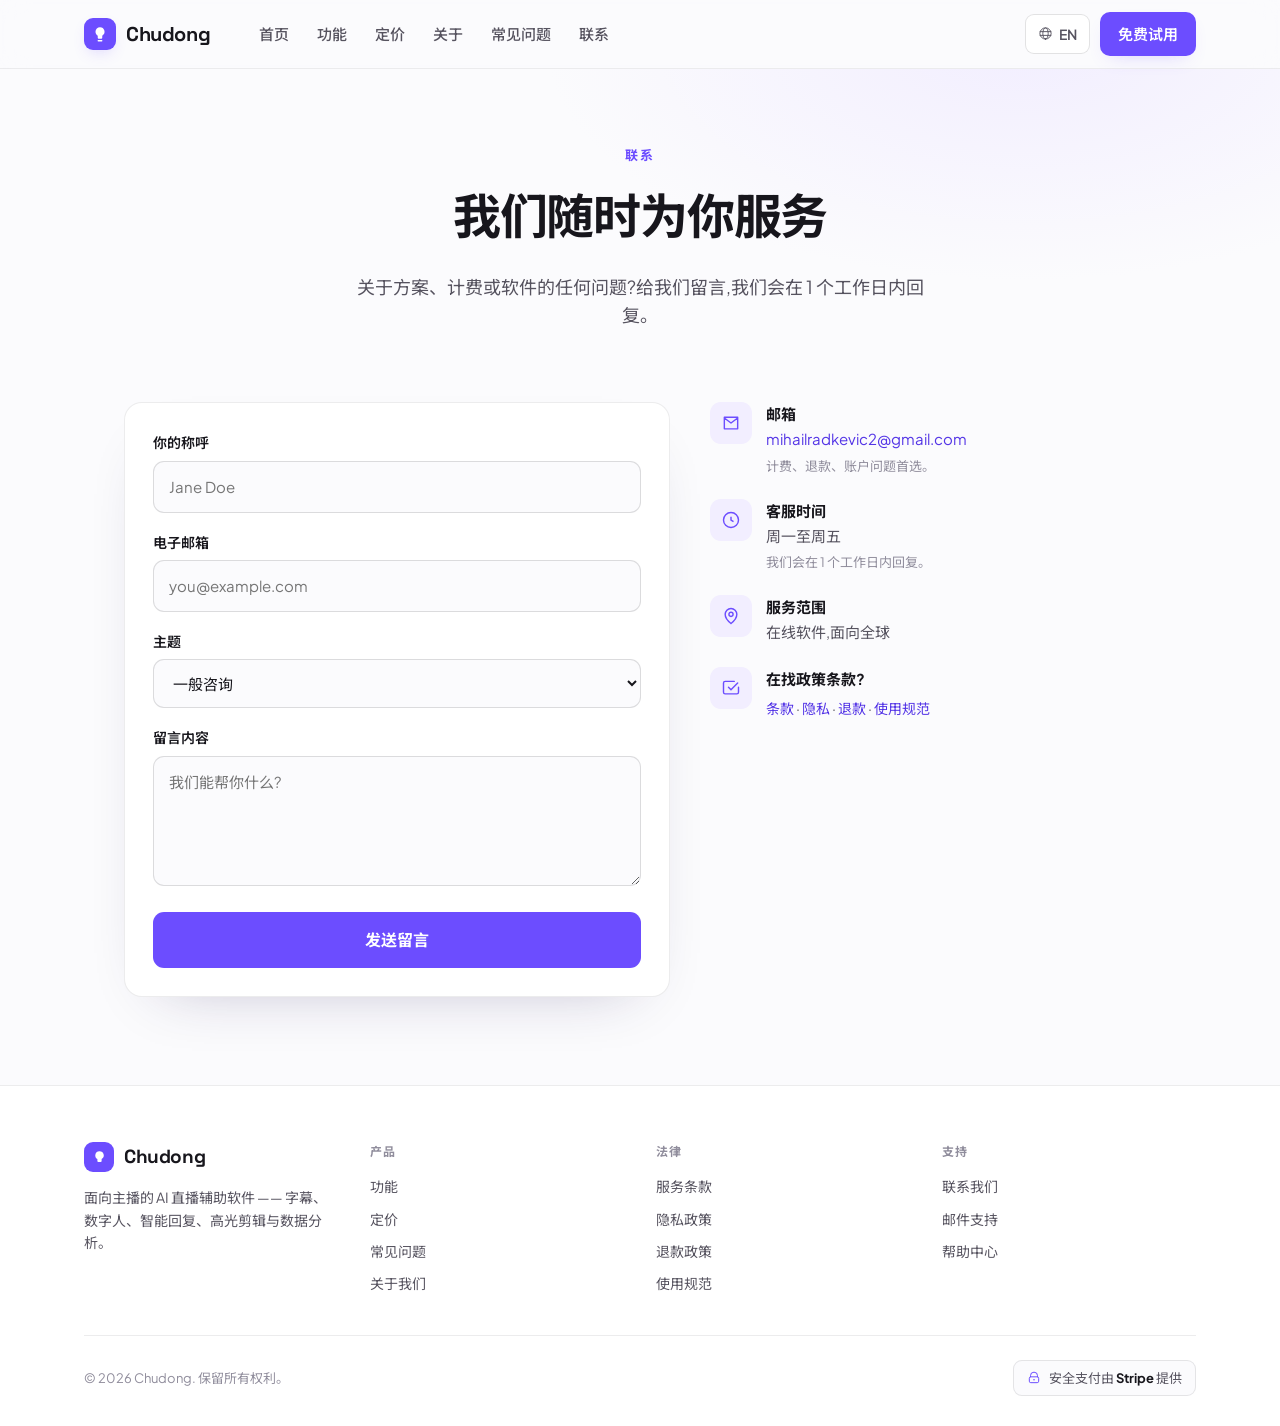
<file: contact.html>
<!DOCTYPE html>
<html lang="zh">
<head>
<meta charset="utf-8">
<meta name="viewport" content="width=device-width, initial-scale=1">
<title>联系 Contact — ChudongLive</title>
<link rel="icon" href="assets/favicon.svg" type="image/svg+xml">
<script>(function(){try{var l=localStorage.getItem('lang')||'zh';document.documentElement.setAttribute('data-lang',l==='zh'?'zh':'en');}catch(e){document.documentElement.setAttribute('data-lang','zh');}})();</script>
<link rel="preconnect" href="https://fonts.googleapis.com">
<link rel="preconnect" href="https://fonts.gstatic.com" crossorigin>
<link href="https://fonts.googleapis.com/css2?family=Plus+Jakarta+Sans:wght@400;500;600;700;800&family=Space+Grotesk:wght@500;600;700&family=Noto+Sans+SC:wght@400;500;700&display=swap" rel="stylesheet">
<style>
  html,body{margin:0;padding:0}*{box-sizing:border-box}
  body{background:#FBFBFD;-webkit-font-smoothing:antialiased}
  [data-lang="en"] .lx-zh{display:none!important}
  [data-lang="zh"] .lx-en{display:none!important}
</style>
</head>
<body>

<div style="font-family:'Plus Jakarta Sans','Noto Sans SC',system-ui,sans-serif;color:#17161C;background:#FBFBFD;line-height:1.6;--brand:#6C4DFF;--brand-deep:#5334E6;--brand-soft:#F2EEFF;--brand-ring:rgba(108,77,255,.28)">

  
<header style="position:sticky;top:0;z-index:50;background:rgba(251,251,253,.82);backdrop-filter:saturate(160%) blur(14px);border-bottom:1px solid rgba(23,22,30,.07);font-family:'Plus Jakarta Sans','Noto Sans SC',system-ui,sans-serif">
  <div style="max-width:1160px;margin:0 auto;padding:0 24px;display:flex;align-items:center;gap:18px;height:68px">
    <a href="index.html" style="display:flex;align-items:center;gap:10px;color:#17161C;font-weight:800;font-size:20px;letter-spacing:-.02em;text-decoration:none;font-family:'Space Grotesk',sans-serif">
      <span style="width:32px;height:32px;border-radius:9px;background:var(--brand,#6C4DFF);display:grid;place-items:center;box-shadow:0 6px 16px -6px var(--brand-ring,rgba(108,77,255,.28))">
        <svg viewBox="0 0 24 24" width="18" height="18" fill="none"><path d="M12 3a6 6 0 0 0-6 6c0 2.2 1.2 4.1 3 5.2V17a1.3 1.3 0 0 0 1.3 1.3h3.4A1.3 1.3 0 0 0 15 17v-2.8a6 6 0 0 0-3-11.2Z" fill="#fff"/><path d="M9.6 21h4.8" stroke="#fff" stroke-width="1.7" stroke-linecap="round"/></svg>
      </span>
      Chudong
    </a>
    <nav style="display:flex;align-items:center;gap:2px;margin-left:18px;flex-wrap:wrap">
      <a data-nav="home" href="index.html" style="color:#56535F;padding:8px 13px;border-radius:9px;font-weight:500;font-size:15px;text-decoration:none"><span class="lx-en">Home</span><span class="lx-zh">首页</span></a>
      <a data-nav="features" href="features.html" style="color:#56535F;padding:8px 13px;border-radius:9px;font-weight:500;font-size:15px;text-decoration:none"><span class="lx-en">Features</span><span class="lx-zh">功能</span></a>
      <a data-nav="pricing" href="pricing.html" style="color:#56535F;padding:8px 13px;border-radius:9px;font-weight:500;font-size:15px;text-decoration:none"><span class="lx-en">Pricing</span><span class="lx-zh">定价</span></a>
      <a data-nav="about" href="about.html" style="color:#56535F;padding:8px 13px;border-radius:9px;font-weight:500;font-size:15px;text-decoration:none"><span class="lx-en">About</span><span class="lx-zh">关于</span></a>
      <a data-nav="faq" href="faq.html" style="color:#56535F;padding:8px 13px;border-radius:9px;font-weight:500;font-size:15px;text-decoration:none"><span class="lx-en">FAQ</span><span class="lx-zh">常见问题</span></a>
      <a data-nav="contact" href="contact.html" style="color:#56535F;padding:8px 13px;border-radius:9px;font-weight:500;font-size:15px;text-decoration:none"><span class="lx-en">Contact</span><span class="lx-zh">联系</span></a>
    </nav>
    <div style="margin-left:auto;display:flex;align-items:center;gap:10px">
      <button onclick="__cdLang()" aria-label="切换语言" style="display:inline-flex;align-items:center;gap:6px;background:#fff;color:#56535F;border:1px solid rgba(23,22,30,.12);border-radius:9px;padding:8px 12px;font:inherit;font-size:14px;font-weight:600;cursor:pointer">
        <svg viewBox="0 0 24 24" width="15" height="15" fill="none"><path d="M12 21a9 9 0 1 0 0-18 9 9 0 0 0 0 18Zm0 0c2.4 0 4.3-4 4.3-9S14.4 3 12 3 7.7 7 7.7 12s1.9 9 4.3 9ZM3.5 9h17M3.5 15h17" stroke="currentColor" stroke-width="1.5" stroke-linecap="round"/></svg>
        <span class="lx-en">中文</span><span class="lx-zh">EN</span>
      </button>
      <a href="pricing.html" style="display:inline-flex;align-items:center;background:var(--brand,#6C4DFF);color:#fff;border-radius:10px;padding:10px 18px;font-weight:600;font-size:15px;text-decoration:none;box-shadow:0 8px 20px -10px var(--brand-ring,rgba(108,77,255,.28))"><span class="lx-en">Start free</span><span class="lx-zh">免费试用</span></a>
    </div>
  </div>
</header>


  <section style="position:relative;overflow:hidden">
    <div style="position:absolute;inset:0;background:radial-gradient(800px 400px at 80% -10%, var(--brand-soft,#F2EEFF), transparent 60%);pointer-events:none"></div>
    <div style="position:relative;max-width:820px;margin:0 auto;padding:72px 24px 24px;text-align:center">
      <span style="display:inline-block;font-size:13px;font-weight:700;letter-spacing:.12em;text-transform:uppercase;color:var(--brand,#6C4DFF);margin-bottom:14px"><span class="lx-en">Contact</span><span class="lx-zh">联系</span></span>
      <h1 style="font-family:'Space Grotesk','Noto Sans SC',sans-serif;font-weight:700;letter-spacing:-.025em;font-size:clamp(2rem,4vw,3rem);margin:0 0 16px"><span class="lx-en">We're here to help</span><span class="lx-zh">我们随时为你服务</span></h1>
      <p style="font-size:18px;color:#56535F;max-width:600px;margin:0 auto"><span class="lx-en">Questions about your plan, billing, or our software? Send a message and we'll reply within one business day.</span><span class="lx-zh">关于方案、计费或软件的任何问题?给我们留言,我们会在 1 个工作日内回复。</span></p>
    </div>
  </section>

  <section style="max-width:1080px;margin:0 auto;padding:48px 24px 88px">
    <div style="display:flex;flex-wrap:wrap;gap:40px;align-items:flex-start">

      <!-- FORM -->
      <div style="flex:1 1 420px;min-width:300px">
        <form onsubmit="return __cdForm(this)" style="background:#fff;border:1px solid rgba(23,22,30,.08);border-radius:18px;padding:28px;box-shadow:0 24px 60px -38px rgba(34,20,80,.3)">
          <div style="margin-bottom:18px">
            <label for="cname" style="display:block;font-size:14px;font-weight:600;margin-bottom:7px"><span class="lx-en">Your name</span><span class="lx-zh">你的称呼</span></label>
            <input id="cname" name="name" type="text" required placeholder="Jane Doe" style="width:100%;padding:13px 15px;border-radius:11px;background:#FBFBFD;border:1px solid rgba(23,22,30,.14);color:#17161C;font:inherit;font-size:15px" style-focus="border-color:#6C4DFF;background:#fff">
          </div>
          <div style="margin-bottom:18px">
            <label for="cemail" style="display:block;font-size:14px;font-weight:600;margin-bottom:7px"><span class="lx-en">Email address</span><span class="lx-zh">电子邮箱</span></label>
            <input id="cemail" name="email" type="email" required placeholder="you@example.com" style="width:100%;padding:13px 15px;border-radius:11px;background:#FBFBFD;border:1px solid rgba(23,22,30,.14);color:#17161C;font:inherit;font-size:15px" style-focus="border-color:#6C4DFF;background:#fff">
          </div>
          <div style="margin-bottom:18px">
            <label for="ctopic" style="display:block;font-size:14px;font-weight:600;margin-bottom:7px"><span class="lx-en">Topic</span><span class="lx-zh">主题</span></label>
            <select id="ctopic" name="topic" style="width:100%;padding:13px 15px;border-radius:11px;background:#FBFBFD;border:1px solid rgba(23,22,30,.14);color:#17161C;font:inherit;font-size:15px" style-focus="border-color:#6C4DFF;background:#fff">
              <option data-en="General question" data-zh="一般咨询">一般咨询</option>
              <option data-en="Billing &amp; subscription" data-zh="计费与订阅">计费与订阅</option>
              <option data-en="Refund request" data-zh="退款申请">退款申请</option>
              <option data-en="Account &amp; login" data-zh="账户与登录">账户与登录</option>
              <option data-en="Technical support" data-zh="技术支持">技术支持</option>
              <option data-en="Partnership" data-zh="商务合作">商务合作</option>
            </select>
          </div>
          <div style="margin-bottom:20px">
            <label for="cmsg" style="display:block;font-size:14px;font-weight:600;margin-bottom:7px"><span class="lx-en">Message</span><span class="lx-zh">留言内容</span></label>
            <textarea id="cmsg" name="message" required placeholder="我们能帮你什么?" style="width:100%;min-height:130px;resize:vertical;padding:13px 15px;border-radius:11px;background:#FBFBFD;border:1px solid rgba(23,22,30,.14);color:#17161C;font:inherit;font-size:15px" style-focus="border-color:#6C4DFF;background:#fff"></textarea>
          </div>
          <button type="submit" style="width:100%;display:flex;justify-content:center;background:var(--brand,#6C4DFF);color:#fff;border:0;border-radius:11px;padding:15px;font:inherit;font-weight:700;font-size:16px;cursor:pointer"><span class="lx-en">Send message</span><span class="lx-zh">发送留言</span></button>
          <div id="cdFormMsg" style="display:none;margin-top:14px;padding:13px 15px;border-radius:11px;background:#E6F6EE;border:1px solid rgba(15,168,106,.4);color:#0B8B57;font-size:14px"><span class="lx-en">Thanks! Your message has been sent — we'll reply within one business day.</span><span class="lx-zh">谢谢!留言已发送 —— 我们会在 1 个工作日内回复你。</span></div>
        </form>
      </div>

      <!-- INFO -->
      <div style="flex:1 1 320px;min-width:280px;display:flex;flex-direction:column;gap:22px">
        <div style="display:flex;gap:14px;align-items:flex-start">
          <span style="width:42px;height:42px;border-radius:11px;background:var(--brand-soft,#F2EEFF);display:grid;place-items:center;flex-shrink:0"><svg viewBox="0 0 24 24" width="20" height="20" fill="none"><path d="M4 5h16v14H4V5Zm0 1 8 6 8-6" stroke="var(--brand,#6C4DFF)" stroke-width="1.7" stroke-linejoin="round"/></svg></span>
          <div><strong style="display:block;font-size:15px"><span class="lx-en">Email</span><span class="lx-zh">邮箱</span></strong><a href="mailto:mihailradkevic2@gmail.com" style="color:var(--brand-deep,#5334E6);text-decoration:none;font-size:15px">mihailradkevic2@gmail.com</a><p style="margin:4px 0 0;font-size:13px;color:#908D9C"><span class="lx-en">Best for billing, refunds, and account help.</span><span class="lx-zh">计费、退款、账户问题首选。</span></p></div>
        </div>
        <div style="display:flex;gap:14px;align-items:flex-start">
          <span style="width:42px;height:42px;border-radius:11px;background:var(--brand-soft,#F2EEFF);display:grid;place-items:center;flex-shrink:0"><svg viewBox="0 0 24 24" width="20" height="20" fill="none"><path d="M12 8v4l3 2m6-2a9 9 0 1 1-18 0 9 9 0 0 1 18 0Z" stroke="var(--brand,#6C4DFF)" stroke-width="1.7"/></svg></span>
          <div><strong style="display:block;font-size:15px"><span class="lx-en">Support hours</span><span class="lx-zh">客服时间</span></strong><span style="font-size:15px;color:#56535F"><span class="lx-en">Monday – Friday</span><span class="lx-zh">周一至周五</span></span><p style="margin:4px 0 0;font-size:13px;color:#908D9C"><span class="lx-en">We reply within 1 business day.</span><span class="lx-zh">我们会在 1 个工作日内回复。</span></p></div>
        </div>
        <div style="display:flex;gap:14px;align-items:flex-start">
          <span style="width:42px;height:42px;border-radius:11px;background:var(--brand-soft,#F2EEFF);display:grid;place-items:center;flex-shrink:0"><svg viewBox="0 0 24 24" width="20" height="20" fill="none"><path d="M12 21s-7-5.3-7-11a7 7 0 0 1 14 0c0 5.7-7 11-7 11Z" stroke="var(--brand,#6C4DFF)" stroke-width="1.7"/><circle cx="12" cy="10" r="2.5" stroke="var(--brand,#6C4DFF)" stroke-width="1.7"/></svg></span>
          <div><strong style="display:block;font-size:15px"><span class="lx-en">Availability</span><span class="lx-zh">服务范围</span></strong><span style="font-size:15px;color:#56535F"><span class="lx-en">Online software, worldwide</span><span class="lx-zh">在线软件,面向全球</span></span></div>
        </div>
        <div style="display:flex;gap:14px;align-items:flex-start">
          <span style="width:42px;height:42px;border-radius:11px;background:var(--brand-soft,#F2EEFF);display:grid;place-items:center;flex-shrink:0"><svg viewBox="0 0 24 24" width="20" height="20" fill="none"><path d="M9 11l3 3 8-8m1 5v6a2 2 0 0 1-2 2H5a2 2 0 0 1-2-2V6a2 2 0 0 1 2-2h11" stroke="var(--brand,#6C4DFF)" stroke-width="1.7" stroke-linecap="round"/></svg></span>
          <div><strong style="display:block;font-size:15px;margin-bottom:4px"><span class="lx-en">Looking for policies?</span><span class="lx-zh">在找政策条款?</span></strong><span style="font-size:14px;color:#56535F"><a href="terms.html" style="color:var(--brand-deep,#5334E6);text-decoration:none"><span class="lx-en">Terms</span><span class="lx-zh">条款</span></a> · <a href="privacy.html" style="color:var(--brand-deep,#5334E6);text-decoration:none"><span class="lx-en">Privacy</span><span class="lx-zh">隐私</span></a> · <a href="refund.html" style="color:var(--brand-deep,#5334E6);text-decoration:none"><span class="lx-en">Refunds</span><span class="lx-zh">退款</span></a> · <a href="guidelines.html" style="color:var(--brand-deep,#5334E6);text-decoration:none"><span class="lx-en">Use</span><span class="lx-zh">使用规范</span></a></span></div>
        </div>
      </div>
    </div>
  </section>

  
<footer style="background:#fff;border-top:1px solid rgba(23,22,30,.08);font-family:'Plus Jakarta Sans','Noto Sans SC',system-ui,sans-serif">
  <div style="max-width:1160px;margin:0 auto;padding:56px 24px 30px">
    <div style="display:grid;grid-template-columns:repeat(auto-fit,minmax(180px,1fr));gap:32px;margin-bottom:40px">
      <div style="grid-column:span 1;min-width:220px">
        <a href="index.html" style="display:flex;align-items:center;gap:10px;color:#17161C;font-weight:800;font-size:19px;letter-spacing:-.02em;text-decoration:none;font-family:'Space Grotesk',sans-serif;margin-bottom:14px"><span style="width:30px;height:30px;border-radius:9px;background:var(--brand,#6C4DFF);display:grid;place-items:center"><svg viewBox="0 0 24 24" width="17" height="17" fill="none"><path d="M12 3a6 6 0 0 0-6 6c0 2.2 1.2 4.1 3 5.2V17a1.3 1.3 0 0 0 1.3 1.3h3.4A1.3 1.3 0 0 0 15 17v-2.8a6 6 0 0 0-3-11.2Z" fill="#fff"/></svg></span>Chudong</a>
        <p style="font-size:14px;color:#56535F;max-width:280px;margin:0"><span class="lx-en">AI assistant software for live streamers — captions, AI co-host, smart replies, highlights, and analytics.</span><span class="lx-zh">面向主播的 AI 直播辅助软件 —— 字幕、数字人、智能回复、高光剪辑与数据分析。</span></p>
      </div>
      <div>
        <h4 style="font-size:12px;text-transform:uppercase;letter-spacing:.12em;color:#908D9C;margin:0 0 14px;font-weight:700"><span class="lx-en">Product</span><span class="lx-zh">产品</span></h4>
        <div style="display:flex;flex-direction:column;gap:10px;font-size:14px">
          <a href="features.html" style="color:#56535F;text-decoration:none"><span class="lx-en">Features</span><span class="lx-zh">功能</span></a>
          <a href="pricing.html" style="color:#56535F;text-decoration:none"><span class="lx-en">Pricing</span><span class="lx-zh">定价</span></a>
          <a href="faq.html" style="color:#56535F;text-decoration:none"><span class="lx-en">FAQ</span><span class="lx-zh">常见问题</span></a>
          <a href="about.html" style="color:#56535F;text-decoration:none"><span class="lx-en">About us</span><span class="lx-zh">关于我们</span></a>
        </div>
      </div>
      <div>
        <h4 style="font-size:12px;text-transform:uppercase;letter-spacing:.12em;color:#908D9C;margin:0 0 14px;font-weight:700"><span class="lx-en">Legal</span><span class="lx-zh">法律</span></h4>
        <div style="display:flex;flex-direction:column;gap:10px;font-size:14px">
          <a href="terms.html" style="color:#56535F;text-decoration:none"><span class="lx-en">Terms of Service</span><span class="lx-zh">服务条款</span></a>
          <a href="privacy.html" style="color:#56535F;text-decoration:none"><span class="lx-en">Privacy Policy</span><span class="lx-zh">隐私政策</span></a>
          <a href="refund.html" style="color:#56535F;text-decoration:none"><span class="lx-en">Refund Policy</span><span class="lx-zh">退款政策</span></a>
          <a href="guidelines.html" style="color:#56535F;text-decoration:none"><span class="lx-en">Acceptable Use</span><span class="lx-zh">使用规范</span></a>
        </div>
      </div>
      <div>
        <h4 style="font-size:12px;text-transform:uppercase;letter-spacing:.12em;color:#908D9C;margin:0 0 14px;font-weight:700"><span class="lx-en">Support</span><span class="lx-zh">支持</span></h4>
        <div style="display:flex;flex-direction:column;gap:10px;font-size:14px">
          <a href="contact.html" style="color:#56535F;text-decoration:none"><span class="lx-en">Contact us</span><span class="lx-zh">联系我们</span></a>
          <a href="mailto:mihailradkevic2@gmail.com" style="color:#56535F;text-decoration:none"><span class="lx-en">Email support</span><span class="lx-zh">邮件支持</span></a>
          <a href="faq.html" style="color:#56535F;text-decoration:none"><span class="lx-en">Help center</span><span class="lx-zh">帮助中心</span></a>
        </div>
      </div>
    </div>
    <div style="border-top:1px solid rgba(23,22,30,.08);padding-top:24px;display:flex;justify-content:space-between;gap:16px;flex-wrap:wrap;align-items:center">
      <p style="margin:0;font-size:13px;color:#908D9C">© 2026 Chudong. <span class="lx-en">All rights reserved.</span><span class="lx-zh">保留所有权利。</span></p>
      <div style="display:inline-flex;gap:8px;align-items:center;font-size:13px;color:#56535F;background:#FBFBFD;border:1px solid rgba(23,22,30,.1);border-radius:9px;padding:7px 13px">
        <svg viewBox="0 0 24 24" width="14" height="14" fill="none"><path d="M6 10V8a6 6 0 0 1 12 0v2" stroke="var(--brand,#6C4DFF)" stroke-width="1.7" stroke-linecap="round"/><rect x="4" y="10" width="16" height="10" rx="2.5" stroke="var(--brand,#6C4DFF)" stroke-width="1.7"/><circle cx="12" cy="15" r="1.4" fill="var(--brand,#6C4DFF)"/></svg>
        <span class="lx-en">Secure payments powered by <strong style="color:#17161C;font-weight:700">Stripe</strong></span><span class="lx-zh">安全支付由 <strong style="color:#17161C;font-weight:700">Stripe</strong> 提供</span>
      </div>
    </div>
  </div>
</footer>


</div>

<script>function __cdLang(){var h=document.documentElement;var n=h.getAttribute('data-lang')==='zh'?'en':'zh';h.setAttribute('data-lang',n);try{localStorage.setItem('lang',n);}catch(e){}}function __cdForm(f){var m=document.getElementById('cdFormMsg');if(m){m.style.display='block';}if(f&&f.reset){f.reset();}return false;}</script>
</body>
</html>
</file>
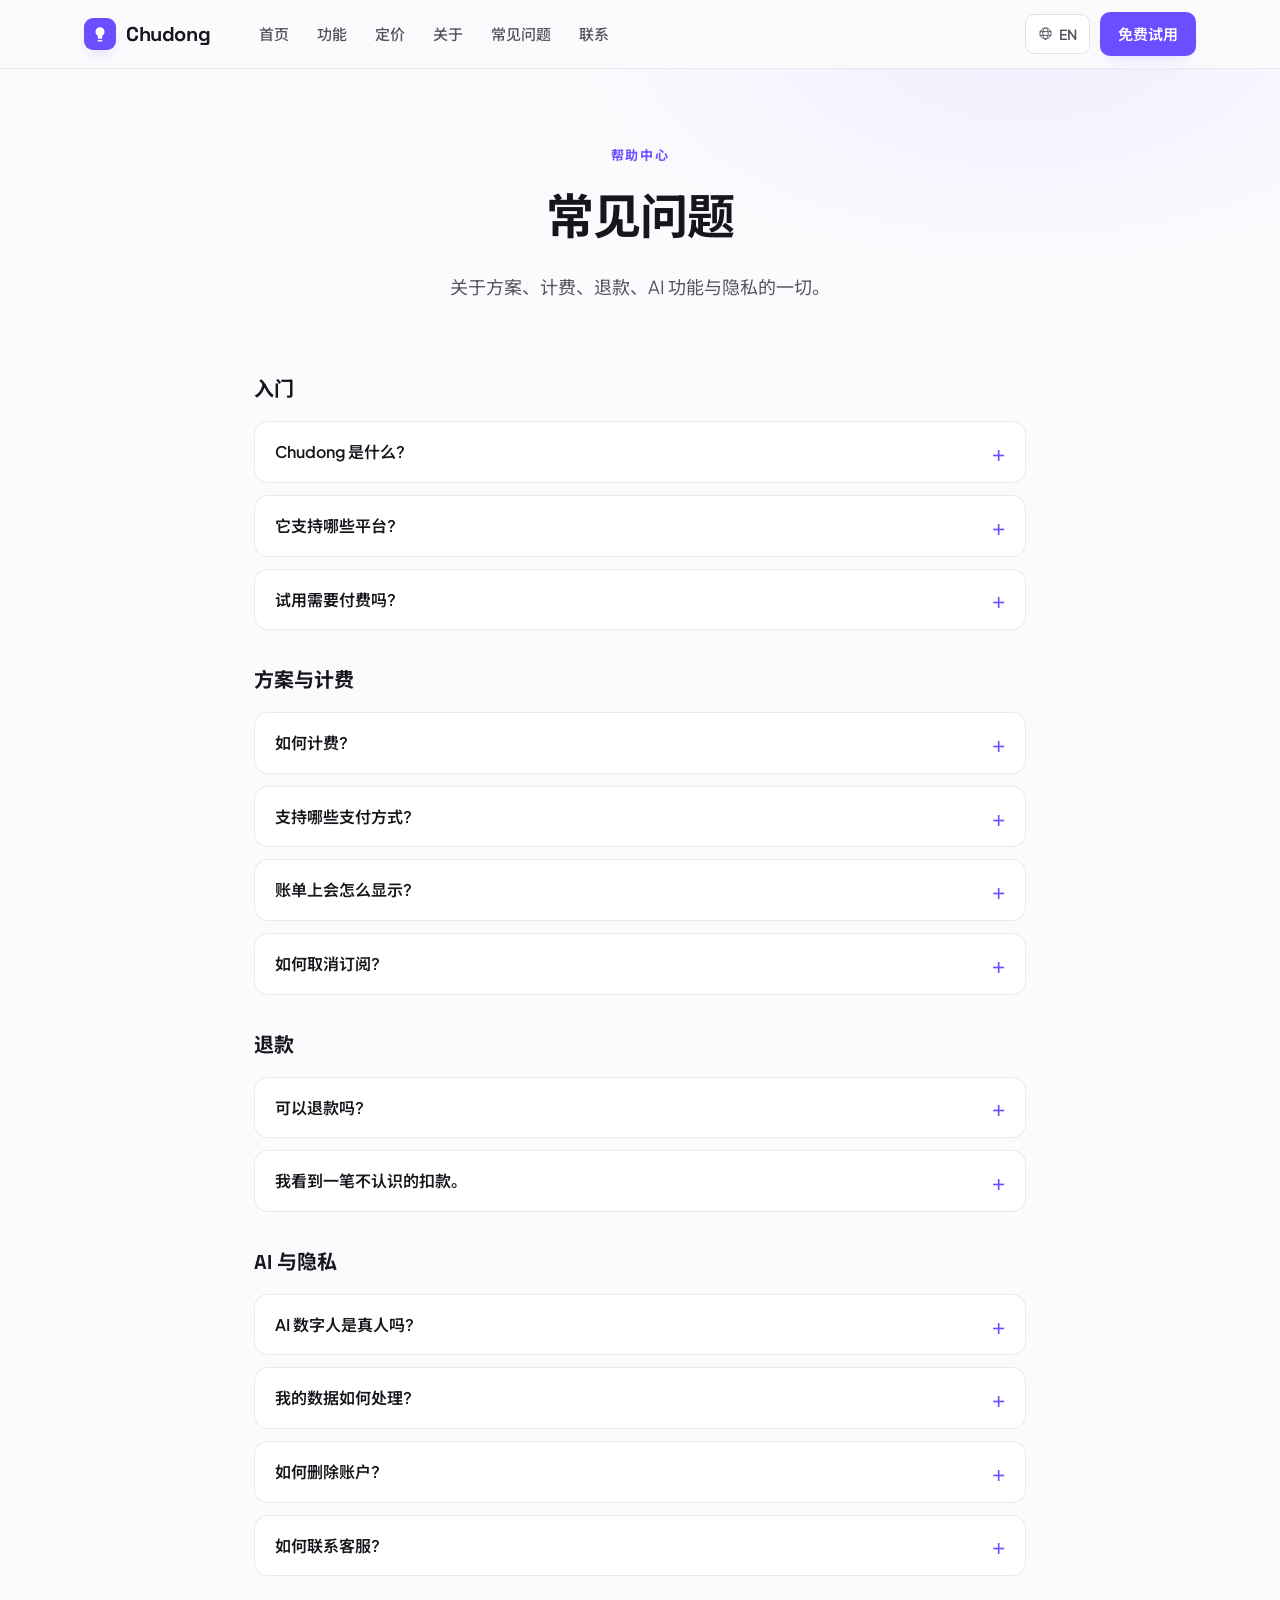
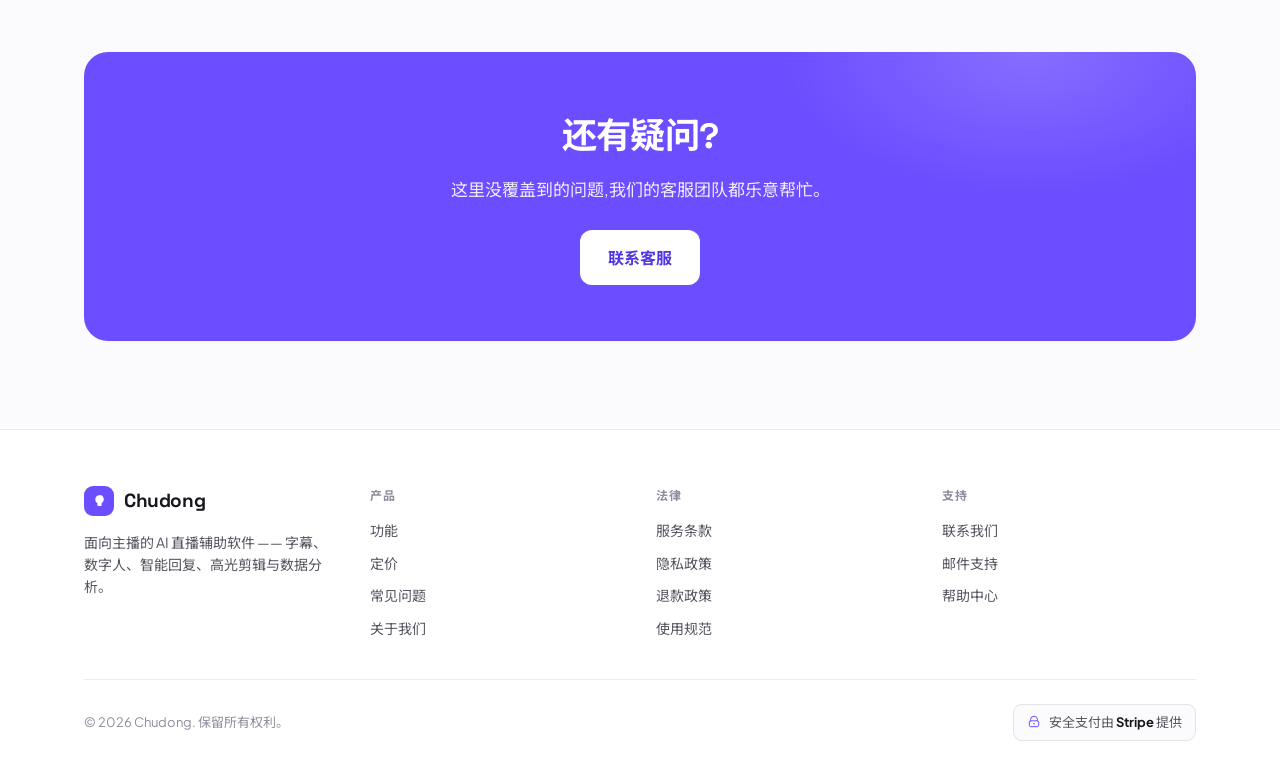
<file: faq.html>
<!DOCTYPE html>
<html lang="zh">
<head>
<meta charset="utf-8">
<meta name="viewport" content="width=device-width, initial-scale=1">
<title>常见问题 FAQ — ChudongLive</title>
<link rel="icon" href="assets/favicon.svg" type="image/svg+xml">
<script>(function(){try{var l=localStorage.getItem('lang')||'zh';document.documentElement.setAttribute('data-lang',l==='zh'?'zh':'en');}catch(e){document.documentElement.setAttribute('data-lang','zh');}})();</script>
<link rel="preconnect" href="https://fonts.googleapis.com">
<link rel="preconnect" href="https://fonts.gstatic.com" crossorigin>
<link href="https://fonts.googleapis.com/css2?family=Plus+Jakarta+Sans:wght@400;500;600;700;800&family=Space+Grotesk:wght@500;600;700&family=Noto+Sans+SC:wght@400;500;700&display=swap" rel="stylesheet">
<style>
  html,body{margin:0;padding:0}*{box-sizing:border-box}
  body{background:#FBFBFD;-webkit-font-smoothing:antialiased}
  [data-lang="en"] .lx-zh{display:none!important}
  [data-lang="zh"] .lx-en{display:none!important}
  details>summary{list-style:none;cursor:pointer}
  details>summary::-webkit-details-marker{display:none}
  details>summary .pl{transition:transform .2s ease}
  details[open]>summary .pl{transform:rotate(45deg)}
</style>
</head>
<body>

<div style="font-family:'Plus Jakarta Sans','Noto Sans SC',system-ui,sans-serif;color:#17161C;background:#FBFBFD;line-height:1.6;--brand:#6C4DFF;--brand-deep:#5334E6;--brand-soft:#F2EEFF;--brand-ring:rgba(108,77,255,.28)">

  
<header style="position:sticky;top:0;z-index:50;background:rgba(251,251,253,.82);backdrop-filter:saturate(160%) blur(14px);border-bottom:1px solid rgba(23,22,30,.07);font-family:'Plus Jakarta Sans','Noto Sans SC',system-ui,sans-serif">
  <div style="max-width:1160px;margin:0 auto;padding:0 24px;display:flex;align-items:center;gap:18px;height:68px">
    <a href="index.html" style="display:flex;align-items:center;gap:10px;color:#17161C;font-weight:800;font-size:20px;letter-spacing:-.02em;text-decoration:none;font-family:'Space Grotesk',sans-serif">
      <span style="width:32px;height:32px;border-radius:9px;background:var(--brand,#6C4DFF);display:grid;place-items:center;box-shadow:0 6px 16px -6px var(--brand-ring,rgba(108,77,255,.28))">
        <svg viewBox="0 0 24 24" width="18" height="18" fill="none"><path d="M12 3a6 6 0 0 0-6 6c0 2.2 1.2 4.1 3 5.2V17a1.3 1.3 0 0 0 1.3 1.3h3.4A1.3 1.3 0 0 0 15 17v-2.8a6 6 0 0 0-3-11.2Z" fill="#fff"/><path d="M9.6 21h4.8" stroke="#fff" stroke-width="1.7" stroke-linecap="round"/></svg>
      </span>
      Chudong
    </a>
    <nav style="display:flex;align-items:center;gap:2px;margin-left:18px;flex-wrap:wrap">
      <a data-nav="home" href="index.html" style="color:#56535F;padding:8px 13px;border-radius:9px;font-weight:500;font-size:15px;text-decoration:none"><span class="lx-en">Home</span><span class="lx-zh">首页</span></a>
      <a data-nav="features" href="features.html" style="color:#56535F;padding:8px 13px;border-radius:9px;font-weight:500;font-size:15px;text-decoration:none"><span class="lx-en">Features</span><span class="lx-zh">功能</span></a>
      <a data-nav="pricing" href="pricing.html" style="color:#56535F;padding:8px 13px;border-radius:9px;font-weight:500;font-size:15px;text-decoration:none"><span class="lx-en">Pricing</span><span class="lx-zh">定价</span></a>
      <a data-nav="about" href="about.html" style="color:#56535F;padding:8px 13px;border-radius:9px;font-weight:500;font-size:15px;text-decoration:none"><span class="lx-en">About</span><span class="lx-zh">关于</span></a>
      <a data-nav="faq" href="faq.html" style="color:#56535F;padding:8px 13px;border-radius:9px;font-weight:500;font-size:15px;text-decoration:none"><span class="lx-en">FAQ</span><span class="lx-zh">常见问题</span></a>
      <a data-nav="contact" href="contact.html" style="color:#56535F;padding:8px 13px;border-radius:9px;font-weight:500;font-size:15px;text-decoration:none"><span class="lx-en">Contact</span><span class="lx-zh">联系</span></a>
    </nav>
    <div style="margin-left:auto;display:flex;align-items:center;gap:10px">
      <button onclick="__cdLang()" aria-label="切换语言" style="display:inline-flex;align-items:center;gap:6px;background:#fff;color:#56535F;border:1px solid rgba(23,22,30,.12);border-radius:9px;padding:8px 12px;font:inherit;font-size:14px;font-weight:600;cursor:pointer">
        <svg viewBox="0 0 24 24" width="15" height="15" fill="none"><path d="M12 21a9 9 0 1 0 0-18 9 9 0 0 0 0 18Zm0 0c2.4 0 4.3-4 4.3-9S14.4 3 12 3 7.7 7 7.7 12s1.9 9 4.3 9ZM3.5 9h17M3.5 15h17" stroke="currentColor" stroke-width="1.5" stroke-linecap="round"/></svg>
        <span class="lx-en">中文</span><span class="lx-zh">EN</span>
      </button>
      <a href="pricing.html" style="display:inline-flex;align-items:center;background:var(--brand,#6C4DFF);color:#fff;border-radius:10px;padding:10px 18px;font-weight:600;font-size:15px;text-decoration:none;box-shadow:0 8px 20px -10px var(--brand-ring,rgba(108,77,255,.28))"><span class="lx-en">Start free</span><span class="lx-zh">免费试用</span></a>
    </div>
  </div>
</header>


  <section style="position:relative;overflow:hidden">
    <div style="position:absolute;inset:0;background:radial-gradient(800px 400px at 80% -10%, var(--brand-soft,#F2EEFF), transparent 60%);pointer-events:none"></div>
    <div style="position:relative;max-width:820px;margin:0 auto;padding:72px 24px 24px;text-align:center">
      <span style="display:inline-block;font-size:13px;font-weight:700;letter-spacing:.12em;text-transform:uppercase;color:var(--brand,#6C4DFF);margin-bottom:14px"><span class="lx-en">Help center</span><span class="lx-zh">帮助中心</span></span>
      <h1 style="font-family:'Space Grotesk','Noto Sans SC',sans-serif;font-weight:700;letter-spacing:-.025em;font-size:clamp(2rem,4vw,3rem);margin:0 0 16px"><span class="lx-en">Frequently asked questions</span><span class="lx-zh">常见问题</span></h1>
      <p style="font-size:18px;color:#56535F;max-width:560px;margin:0 auto"><span class="lx-en">Everything about plans, billing, refunds, AI features, and privacy.</span><span class="lx-zh">关于方案、计费、退款、AI 功能与隐私的一切。</span></p>
    </div>
  </section>

  <section style="max-width:820px;margin:0 auto;padding:48px 24px 24px">

    <h2 style="font-family:'Space Grotesk','Noto Sans SC',sans-serif;font-size:20px;font-weight:700;margin:0 0 16px"><span class="lx-en">Getting started</span><span class="lx-zh">入门</span></h2>
    <details style="background:#fff;border:1px solid rgba(23,22,30,.09);border-radius:14px;margin-bottom:12px;overflow:hidden"><summary style="padding:17px 20px;font-weight:600;font-size:16px;display:flex;justify-content:space-between;align-items:center;gap:16px"><span><span class="lx-en">What is Chudong?</span><span class="lx-zh">Chudong 是什么?</span></span><span class="pl" style="font-size:22px;line-height:1;color:var(--brand,#6C4DFF);font-weight:400">+</span></summary><div style="padding:0 20px 18px;color:#56535F;font-size:15px"><span class="lx-en">Chudong is AI assistant software for live streamers. It adds real-time captions and translation, an AI avatar co-host, smart chat replies, auto highlight clips, and analytics to your existing stream.</span><span class="lx-zh">Chudong 是一款面向主播的 AI 直播辅助软件,可为你现有的直播加入实时字幕与翻译、AI 数字人共播、智能弹幕回复、高光自动剪辑和数据分析等功能。</span></div></details>
    <details style="background:#fff;border:1px solid rgba(23,22,30,.09);border-radius:14px;margin-bottom:12px;overflow:hidden"><summary style="padding:17px 20px;font-weight:600;font-size:16px;display:flex;justify-content:space-between;align-items:center;gap:16px"><span><span class="lx-en">Which platforms does it work with?</span><span class="lx-zh">它支持哪些平台?</span></span><span class="pl" style="font-size:22px;line-height:1;color:var(--brand,#6C4DFF);font-weight:400">+</span></summary><div style="padding:0 20px 18px;color:#56535F;font-size:15px"><span class="lx-en">Chudong works alongside OBS and major streaming platforms including YouTube, Twitch, TikTok, 抖音, and B站. You keep your existing setup.</span><span class="lx-zh">Chudong 可与 OBS 及主流直播平台配合使用,包括 YouTube、Twitch、TikTok、抖音、B 站等。你无需改变现有的设备和流程。</span></div></details>
    <details style="background:#fff;border:1px solid rgba(23,22,30,.09);border-radius:14px;margin-bottom:12px;overflow:hidden"><summary style="padding:17px 20px;font-weight:600;font-size:16px;display:flex;justify-content:space-between;align-items:center;gap:16px"><span><span class="lx-en">Do I need to pay to try it?</span><span class="lx-zh">试用需要付费吗?</span></span><span class="pl" style="font-size:22px;line-height:1;color:var(--brand,#6C4DFF);font-weight:400">+</span></summary><div style="padding:0 20px 18px;color:#56535F;font-size:15px"><span class="lx-en">No. There's a free plan, and paid plans include a free trial — no credit card required to start exploring.</span><span class="lx-zh">不需要。我们提供免费版,付费方案也包含免费试用 —— 起步无需绑定信用卡。</span></div></details>

    <h2 style="font-family:'Space Grotesk','Noto Sans SC',sans-serif;font-size:20px;font-weight:700;margin:34px 0 16px"><span class="lx-en">Plans &amp; billing</span><span class="lx-zh">方案与计费</span></h2>
    <details style="background:#fff;border:1px solid rgba(23,22,30,.09);border-radius:14px;margin-bottom:12px;overflow:hidden"><summary style="padding:17px 20px;font-weight:600;font-size:16px;display:flex;justify-content:space-between;align-items:center;gap:16px"><span><span class="lx-en">How does billing work?</span><span class="lx-zh">如何计费?</span></span><span class="pl" style="font-size:22px;line-height:1;color:var(--brand,#6C4DFF);font-weight:400">+</span></summary><div style="padding:0 20px 18px;color:#56535F;font-size:15px"><span class="lx-en">Paid plans are subscriptions billed monthly or yearly through Stripe. You're charged automatically each period until you cancel.</span><span class="lx-zh">付费方案是按月或按年的订阅,通过 Stripe 收款。在你取消之前,每个周期会自动扣费。</span></div></details>
    <details style="background:#fff;border:1px solid rgba(23,22,30,.09);border-radius:14px;margin-bottom:12px;overflow:hidden"><summary style="padding:17px 20px;font-weight:600;font-size:16px;display:flex;justify-content:space-between;align-items:center;gap:16px"><span><span class="lx-en">What payment methods do you accept?</span><span class="lx-zh">支持哪些支付方式?</span></span><span class="pl" style="font-size:22px;line-height:1;color:var(--brand,#6C4DFF);font-weight:400">+</span></summary><div style="padding:0 20px 18px;color:#56535F;font-size:15px"><span class="lx-en">Major credit and debit cards (Visa, Mastercard, American Express) and other methods supported by Stripe in your region. All payments are encrypted.</span><span class="lx-zh">主流信用卡和借记卡(Visa、Mastercard、American Express),以及 Stripe 在你所在地区支持的其他方式。所有支付均经过加密。</span></div></details>
    <details style="background:#fff;border:1px solid rgba(23,22,30,.09);border-radius:14px;margin-bottom:12px;overflow:hidden"><summary style="padding:17px 20px;font-weight:600;font-size:16px;display:flex;justify-content:space-between;align-items:center;gap:16px"><span><span class="lx-en">Will the charge appear on my statement?</span><span class="lx-zh">账单上会怎么显示?</span></span><span class="pl" style="font-size:22px;line-height:1;color:var(--brand,#6C4DFF);font-weight:400">+</span></summary><div style="padding:0 20px 18px;color:#56535F;font-size:15px"><span class="lx-en">Yes — charges appear as <strong style="color:#17161C">CHUDONG</strong>, and you'll receive an email receipt for every payment.</span><span class="lx-zh">会的 —— 账单上显示为 <strong style="color:#17161C">CHUDONG</strong>,且每笔扣款都会发送邮件收据。</span></div></details>
    <details style="background:#fff;border:1px solid rgba(23,22,30,.09);border-radius:14px;margin-bottom:12px;overflow:hidden"><summary style="padding:17px 20px;font-weight:600;font-size:16px;display:flex;justify-content:space-between;align-items:center;gap:16px"><span><span class="lx-en">How do I cancel?</span><span class="lx-zh">如何取消订阅?</span></span><span class="pl" style="font-size:22px;line-height:1;color:var(--brand,#6C4DFF);font-weight:400">+</span></summary><div style="padding:0 20px 18px;color:#56535F;font-size:15px"><span class="lx-en">Cancel anytime from your account settings. Your plan stays active until the end of the current billing period and won't renew after that.</span><span class="lx-zh">随时在账户设置中取消。取消后当前计费周期内仍可使用,之后不再续费。</span></div></details>

    <h2 style="font-family:'Space Grotesk','Noto Sans SC',sans-serif;font-size:20px;font-weight:700;margin:34px 0 16px"><span class="lx-en">Refunds</span><span class="lx-zh">退款</span></h2>
    <details style="background:#fff;border:1px solid rgba(23,22,30,.09);border-radius:14px;margin-bottom:12px;overflow:hidden"><summary style="padding:17px 20px;font-weight:600;font-size:16px;display:flex;justify-content:space-between;align-items:center;gap:16px"><span><span class="lx-en">Can I get a refund?</span><span class="lx-zh">可以退款吗?</span></span><span class="pl" style="font-size:22px;line-height:1;color:var(--brand,#6C4DFF);font-weight:400">+</span></summary><div style="padding:0 20px 18px;color:#56535F;font-size:15px"><span class="lx-en">New paid subscriptions include a 7-day money-back guarantee. We also refund duplicate or clearly erroneous charges. See the full <a href="refund.html" style="color:var(--brand-deep,#5334E6)">Refund &amp; Cancellation Policy</a>.</span><span class="lx-zh">新购付费订阅享 7 天无理由退款保障。对于重复扣款或明显的错误扣费,我们也会退款。详见<a href="refund.html" style="color:var(--brand-deep,#5334E6)">退款与取消政策</a>。</span></div></details>
    <details style="background:#fff;border:1px solid rgba(23,22,30,.09);border-radius:14px;margin-bottom:12px;overflow:hidden"><summary style="padding:17px 20px;font-weight:600;font-size:16px;display:flex;justify-content:space-between;align-items:center;gap:16px"><span><span class="lx-en">I see a charge I don't recognize.</span><span class="lx-zh">我看到一笔不认识的扣款。</span></span><span class="pl" style="font-size:22px;line-height:1;color:var(--brand,#6C4DFF);font-weight:400">+</span></summary><div style="padding:0 20px 18px;color:#56535F;font-size:15px"><span class="lx-en">Contact us right away at <a href="mailto:mihailradkevic2@gmail.com" style="color:var(--brand-deep,#5334E6)">mihailradkevic2@gmail.com</a>. If a charge was unauthorized, we'll investigate and refund eligible transactions promptly.</span><span class="lx-zh">请立即联系 <a href="mailto:mihailradkevic2@gmail.com" style="color:var(--brand-deep,#5334E6)">mihailradkevic2@gmail.com</a>。如属未授权扣款,我们会尽快调查并退回符合条件的款项。</span></div></details>

    <h2 style="font-family:'Space Grotesk','Noto Sans SC',sans-serif;font-size:20px;font-weight:700;margin:34px 0 16px"><span class="lx-en">AI &amp; privacy</span><span class="lx-zh">AI 与隐私</span></h2>
    <details style="background:#fff;border:1px solid rgba(23,22,30,.09);border-radius:14px;margin-bottom:12px;overflow:hidden"><summary style="padding:17px 20px;font-weight:600;font-size:16px;display:flex;justify-content:space-between;align-items:center;gap:16px"><span><span class="lx-en">Is the AI co-host a real person?</span><span class="lx-zh">AI 数字人是真人吗?</span></span><span class="pl" style="font-size:22px;line-height:1;color:var(--brand,#6C4DFF);font-weight:400">+</span></summary><div style="padding:0 20px 18px;color:#56535F;font-size:15px"><span class="lx-en">No. The AI co-host and AI replies are automated and clearly labeled as AI. You can review and control what it does.</span><span class="lx-zh">不是。AI 数字人和 AI 回复都是自动生成的,并会清晰标注为 AI。你可以审核并控制它的行为。</span></div></details>
    <details style="background:#fff;border:1px solid rgba(23,22,30,.09);border-radius:14px;margin-bottom:12px;overflow:hidden"><summary style="padding:17px 20px;font-weight:600;font-size:16px;display:flex;justify-content:space-between;align-items:center;gap:16px"><span><span class="lx-en">How is my data handled?</span><span class="lx-zh">我的数据如何处理?</span></span><span class="pl" style="font-size:22px;line-height:1;color:var(--brand,#6C4DFF);font-weight:400">+</span></summary><div style="padding:0 20px 18px;color:#56535F;font-size:15px"><span class="lx-en">We collect only what's needed to run the software and never sell your data or stream content. Read our <a href="privacy.html" style="color:var(--brand-deep,#5334E6)">Privacy Policy</a>.</span><span class="lx-zh">我们只收集运行软件所必需的数据,绝不出售你的数据或直播内容。详见<a href="privacy.html" style="color:var(--brand-deep,#5334E6)">隐私政策</a>。</span></div></details>
    <details style="background:#fff;border:1px solid rgba(23,22,30,.09);border-radius:14px;margin-bottom:12px;overflow:hidden"><summary style="padding:17px 20px;font-weight:600;font-size:16px;display:flex;justify-content:space-between;align-items:center;gap:16px"><span><span class="lx-en">How do I delete my account?</span><span class="lx-zh">如何删除账户?</span></span><span class="pl" style="font-size:22px;line-height:1;color:var(--brand,#6C4DFF);font-weight:400">+</span></summary><div style="padding:0 20px 18px;color:#56535F;font-size:15px"><span class="lx-en">Email <a href="mailto:mihailradkevic2@gmail.com" style="color:var(--brand-deep,#5334E6)">mihailradkevic2@gmail.com</a> from your registered address and we'll delete your account and personal data, subject to legal retention requirements.</span><span class="lx-zh">用你注册时的邮箱发送邮件至 <a href="mailto:mihailradkevic2@gmail.com" style="color:var(--brand-deep,#5334E6)">mihailradkevic2@gmail.com</a>,我们将删除你的账户与个人数据(法律要求保留的部分除外)。</span></div></details>
    <details style="background:#fff;border:1px solid rgba(23,22,30,.09);border-radius:14px;margin-bottom:12px;overflow:hidden"><summary style="padding:17px 20px;font-weight:600;font-size:16px;display:flex;justify-content:space-between;align-items:center;gap:16px"><span><span class="lx-en">How do I contact support?</span><span class="lx-zh">如何联系客服?</span></span><span class="pl" style="font-size:22px;line-height:1;color:var(--brand,#6C4DFF);font-weight:400">+</span></summary><div style="padding:0 20px 18px;color:#56535F;font-size:15px"><span class="lx-en">Use the <a href="contact.html" style="color:var(--brand-deep,#5334E6)">Contact</a> page or email <a href="mailto:mihailradkevic2@gmail.com" style="color:var(--brand-deep,#5334E6)">mihailradkevic2@gmail.com</a>. We reply within one business day.</span><span class="lx-zh">使用<a href="contact.html" style="color:var(--brand-deep,#5334E6)">联系</a>页面,或发邮件至 <a href="mailto:mihailradkevic2@gmail.com" style="color:var(--brand-deep,#5334E6)">mihailradkevic2@gmail.com</a>。我们会在 1 个工作日内回复。</span></div></details>
  </section>

  <section style="max-width:1160px;margin:0 auto;padding:40px 24px 88px">
    <div style="background:var(--brand,#6C4DFF);border-radius:24px;padding:56px 40px;text-align:center;position:relative;overflow:hidden">
      <div style="position:absolute;inset:0;background:radial-gradient(420px 240px at 85% 0%, rgba(255,255,255,.18), transparent 60%);pointer-events:none"></div>
      <h2 style="position:relative;font-family:'Space Grotesk','Noto Sans SC',sans-serif;font-weight:700;letter-spacing:-.02em;color:#fff;font-size:clamp(1.6rem,3vw,2.2rem);margin:0 0 12px"><span class="lx-en">Still have questions?</span><span class="lx-zh">还有疑问?</span></h2>
      <p style="position:relative;color:rgba(255,255,255,.9);font-size:17px;max-width:520px;margin:0 auto 26px"><span class="lx-en">Our support team is happy to help with anything not covered here.</span><span class="lx-zh">这里没覆盖到的问题,我们的客服团队都乐意帮忙。</span></p>
      <a href="contact.html" style="position:relative;display:inline-flex;align-items:center;background:#fff;color:var(--brand-deep,#5334E6);border-radius:12px;padding:15px 28px;font-weight:700;font-size:16px;text-decoration:none"><span class="lx-en">Contact support</span><span class="lx-zh">联系客服</span></a>
    </div>
  </section>

  
<footer style="background:#fff;border-top:1px solid rgba(23,22,30,.08);font-family:'Plus Jakarta Sans','Noto Sans SC',system-ui,sans-serif">
  <div style="max-width:1160px;margin:0 auto;padding:56px 24px 30px">
    <div style="display:grid;grid-template-columns:repeat(auto-fit,minmax(180px,1fr));gap:32px;margin-bottom:40px">
      <div style="grid-column:span 1;min-width:220px">
        <a href="index.html" style="display:flex;align-items:center;gap:10px;color:#17161C;font-weight:800;font-size:19px;letter-spacing:-.02em;text-decoration:none;font-family:'Space Grotesk',sans-serif;margin-bottom:14px"><span style="width:30px;height:30px;border-radius:9px;background:var(--brand,#6C4DFF);display:grid;place-items:center"><svg viewBox="0 0 24 24" width="17" height="17" fill="none"><path d="M12 3a6 6 0 0 0-6 6c0 2.2 1.2 4.1 3 5.2V17a1.3 1.3 0 0 0 1.3 1.3h3.4A1.3 1.3 0 0 0 15 17v-2.8a6 6 0 0 0-3-11.2Z" fill="#fff"/></svg></span>Chudong</a>
        <p style="font-size:14px;color:#56535F;max-width:280px;margin:0"><span class="lx-en">AI assistant software for live streamers — captions, AI co-host, smart replies, highlights, and analytics.</span><span class="lx-zh">面向主播的 AI 直播辅助软件 —— 字幕、数字人、智能回复、高光剪辑与数据分析。</span></p>
      </div>
      <div>
        <h4 style="font-size:12px;text-transform:uppercase;letter-spacing:.12em;color:#908D9C;margin:0 0 14px;font-weight:700"><span class="lx-en">Product</span><span class="lx-zh">产品</span></h4>
        <div style="display:flex;flex-direction:column;gap:10px;font-size:14px">
          <a href="features.html" style="color:#56535F;text-decoration:none"><span class="lx-en">Features</span><span class="lx-zh">功能</span></a>
          <a href="pricing.html" style="color:#56535F;text-decoration:none"><span class="lx-en">Pricing</span><span class="lx-zh">定价</span></a>
          <a href="faq.html" style="color:#56535F;text-decoration:none"><span class="lx-en">FAQ</span><span class="lx-zh">常见问题</span></a>
          <a href="about.html" style="color:#56535F;text-decoration:none"><span class="lx-en">About us</span><span class="lx-zh">关于我们</span></a>
        </div>
      </div>
      <div>
        <h4 style="font-size:12px;text-transform:uppercase;letter-spacing:.12em;color:#908D9C;margin:0 0 14px;font-weight:700"><span class="lx-en">Legal</span><span class="lx-zh">法律</span></h4>
        <div style="display:flex;flex-direction:column;gap:10px;font-size:14px">
          <a href="terms.html" style="color:#56535F;text-decoration:none"><span class="lx-en">Terms of Service</span><span class="lx-zh">服务条款</span></a>
          <a href="privacy.html" style="color:#56535F;text-decoration:none"><span class="lx-en">Privacy Policy</span><span class="lx-zh">隐私政策</span></a>
          <a href="refund.html" style="color:#56535F;text-decoration:none"><span class="lx-en">Refund Policy</span><span class="lx-zh">退款政策</span></a>
          <a href="guidelines.html" style="color:#56535F;text-decoration:none"><span class="lx-en">Acceptable Use</span><span class="lx-zh">使用规范</span></a>
        </div>
      </div>
      <div>
        <h4 style="font-size:12px;text-transform:uppercase;letter-spacing:.12em;color:#908D9C;margin:0 0 14px;font-weight:700"><span class="lx-en">Support</span><span class="lx-zh">支持</span></h4>
        <div style="display:flex;flex-direction:column;gap:10px;font-size:14px">
          <a href="contact.html" style="color:#56535F;text-decoration:none"><span class="lx-en">Contact us</span><span class="lx-zh">联系我们</span></a>
          <a href="mailto:mihailradkevic2@gmail.com" style="color:#56535F;text-decoration:none"><span class="lx-en">Email support</span><span class="lx-zh">邮件支持</span></a>
          <a href="faq.html" style="color:#56535F;text-decoration:none"><span class="lx-en">Help center</span><span class="lx-zh">帮助中心</span></a>
        </div>
      </div>
    </div>
    <div style="border-top:1px solid rgba(23,22,30,.08);padding-top:24px;display:flex;justify-content:space-between;gap:16px;flex-wrap:wrap;align-items:center">
      <p style="margin:0;font-size:13px;color:#908D9C">© 2026 Chudong. <span class="lx-en">All rights reserved.</span><span class="lx-zh">保留所有权利。</span></p>
      <div style="display:inline-flex;gap:8px;align-items:center;font-size:13px;color:#56535F;background:#FBFBFD;border:1px solid rgba(23,22,30,.1);border-radius:9px;padding:7px 13px">
        <svg viewBox="0 0 24 24" width="14" height="14" fill="none"><path d="M6 10V8a6 6 0 0 1 12 0v2" stroke="var(--brand,#6C4DFF)" stroke-width="1.7" stroke-linecap="round"/><rect x="4" y="10" width="16" height="10" rx="2.5" stroke="var(--brand,#6C4DFF)" stroke-width="1.7"/><circle cx="12" cy="15" r="1.4" fill="var(--brand,#6C4DFF)"/></svg>
        <span class="lx-en">Secure payments powered by <strong style="color:#17161C;font-weight:700">Stripe</strong></span><span class="lx-zh">安全支付由 <strong style="color:#17161C;font-weight:700">Stripe</strong> 提供</span>
      </div>
    </div>
  </div>
</footer>


</div>

<script>function __cdLang(){var h=document.documentElement;var n=h.getAttribute('data-lang')==='zh'?'en':'zh';h.setAttribute('data-lang',n);try{localStorage.setItem('lang',n);}catch(e){}}function __cdForm(f){var m=document.getElementById('cdFormMsg');if(m){m.style.display='block';}if(f&&f.reset){f.reset();}return false;}</script>
</body>
</html>
</file>
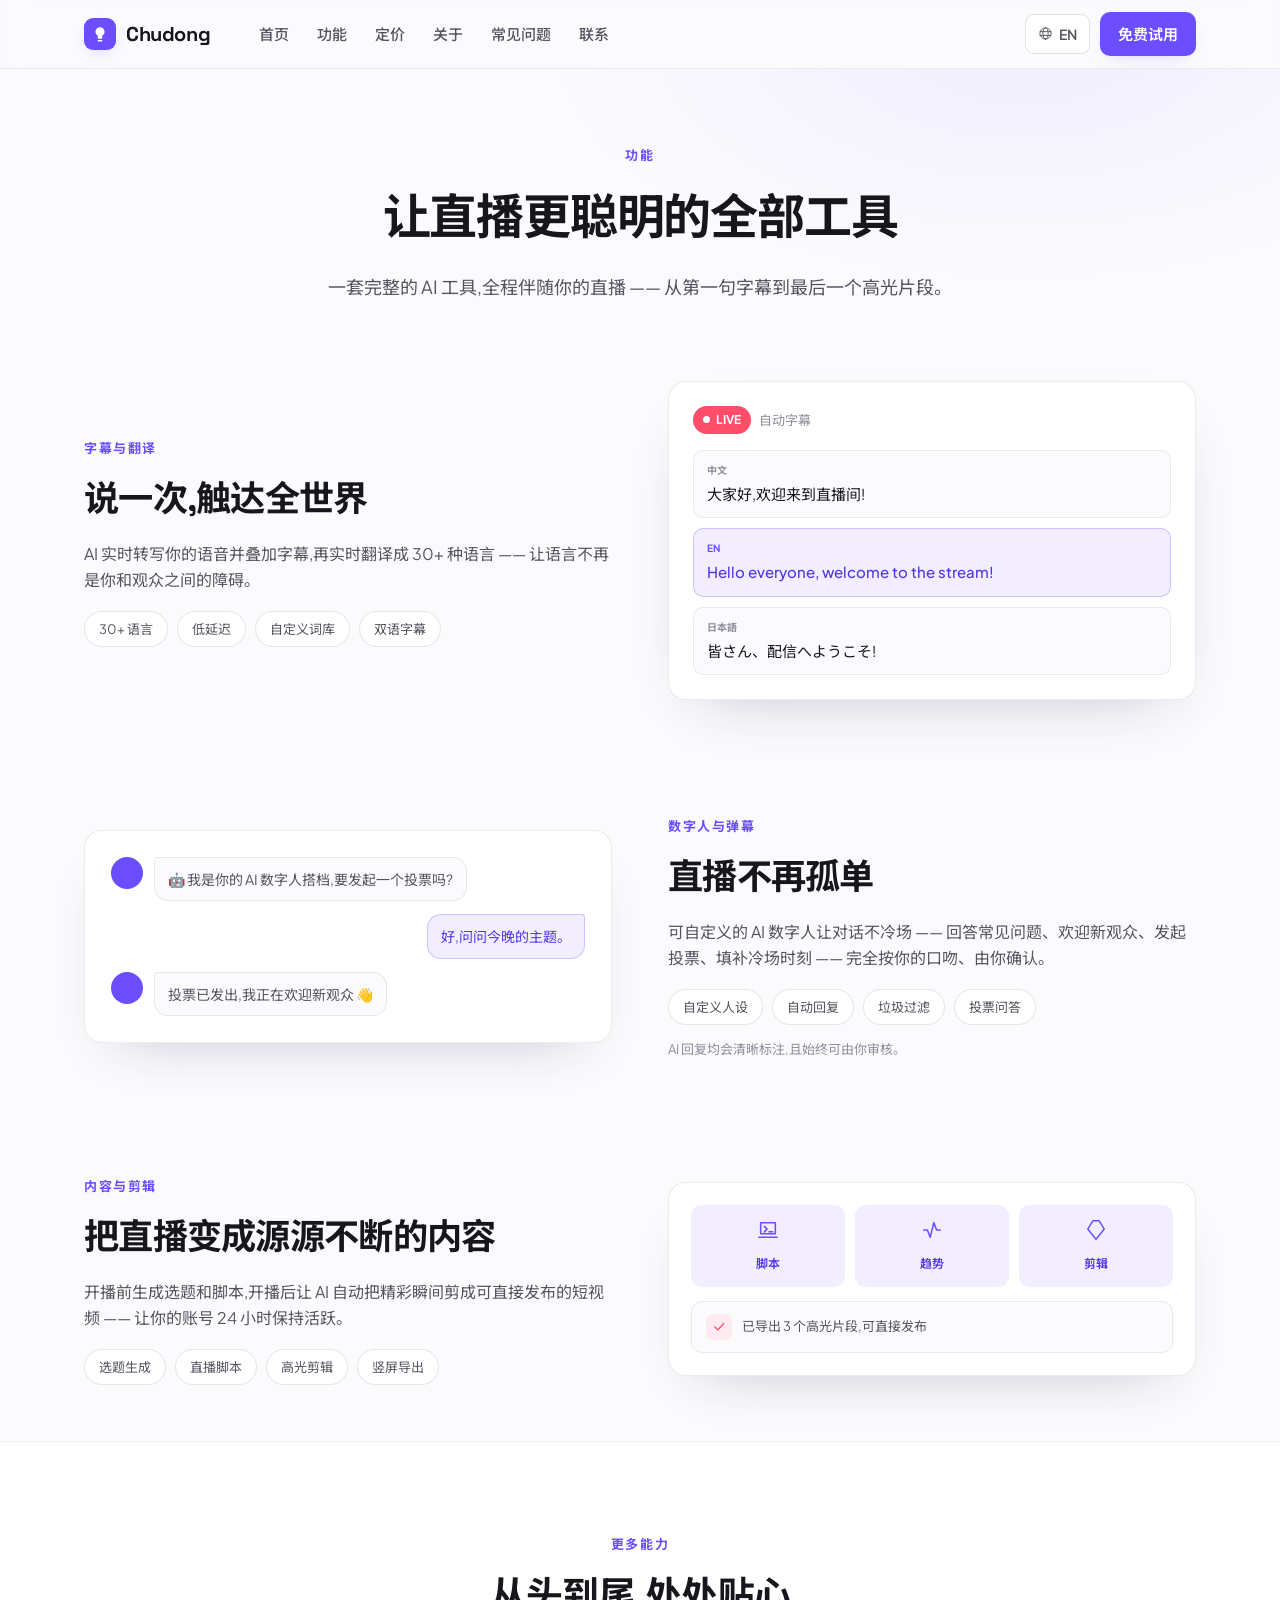
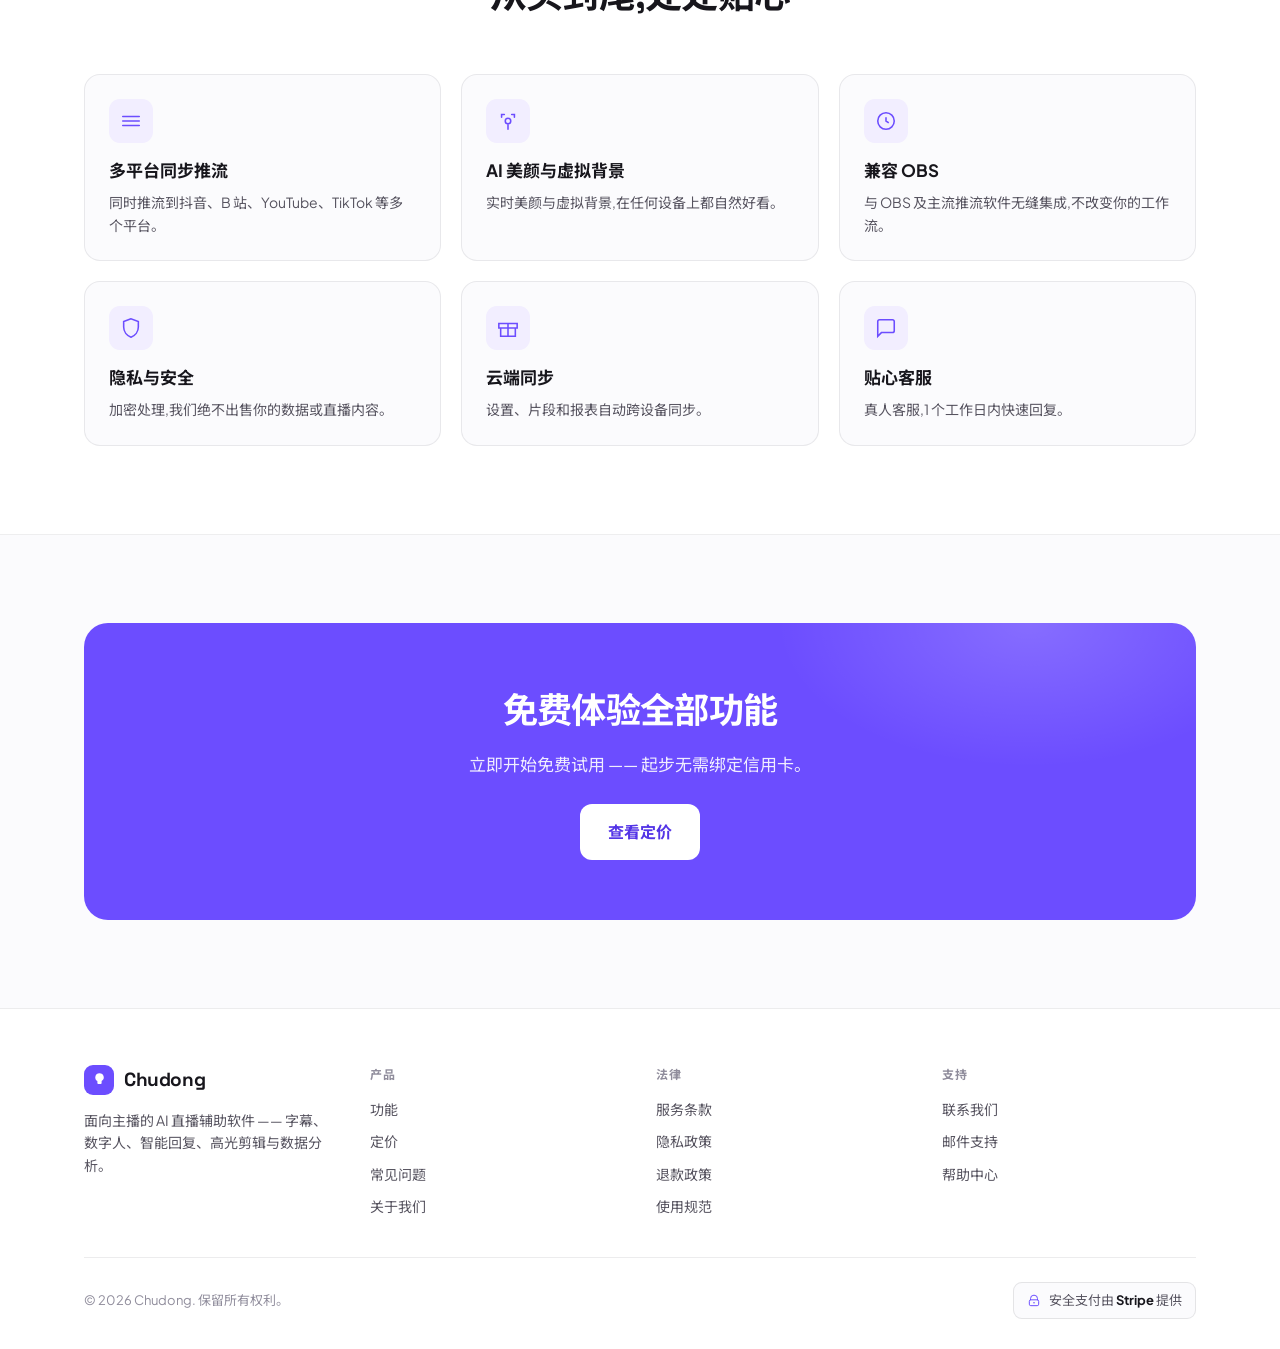
<file: features.html>
<!DOCTYPE html>
<html lang="zh">
<head>
<meta charset="utf-8">
<meta name="viewport" content="width=device-width, initial-scale=1">
<title>功能 Features — ChudongLive</title>
<link rel="icon" href="assets/favicon.svg" type="image/svg+xml">
<script>(function(){try{var l=localStorage.getItem('lang')||'zh';document.documentElement.setAttribute('data-lang',l==='zh'?'zh':'en');}catch(e){document.documentElement.setAttribute('data-lang','zh');}})();</script>
<link rel="preconnect" href="https://fonts.googleapis.com">
<link rel="preconnect" href="https://fonts.gstatic.com" crossorigin>
<link href="https://fonts.googleapis.com/css2?family=Plus+Jakarta+Sans:wght@400;500;600;700;800&family=Space+Grotesk:wght@500;600;700&family=Noto+Sans+SC:wght@400;500;700&display=swap" rel="stylesheet">
<style>
  html,body{margin:0;padding:0}*{box-sizing:border-box}
  body{background:#FBFBFD;-webkit-font-smoothing:antialiased}
  [data-lang="en"] .lx-zh{display:none!important}
  [data-lang="zh"] .lx-en{display:none!important}
  @keyframes livepulse{0%,100%{opacity:1}50%{opacity:.3}}
</style>
</head>
<body>

<div style="font-family:'Plus Jakarta Sans','Noto Sans SC',system-ui,sans-serif;color:#17161C;background:#FBFBFD;line-height:1.6;--brand:#6C4DFF;--brand-deep:#5334E6;--brand-soft:#F2EEFF;--brand-ring:rgba(108,77,255,.28)">

  
<header style="position:sticky;top:0;z-index:50;background:rgba(251,251,253,.82);backdrop-filter:saturate(160%) blur(14px);border-bottom:1px solid rgba(23,22,30,.07);font-family:'Plus Jakarta Sans','Noto Sans SC',system-ui,sans-serif">
  <div style="max-width:1160px;margin:0 auto;padding:0 24px;display:flex;align-items:center;gap:18px;height:68px">
    <a href="index.html" style="display:flex;align-items:center;gap:10px;color:#17161C;font-weight:800;font-size:20px;letter-spacing:-.02em;text-decoration:none;font-family:'Space Grotesk',sans-serif">
      <span style="width:32px;height:32px;border-radius:9px;background:var(--brand,#6C4DFF);display:grid;place-items:center;box-shadow:0 6px 16px -6px var(--brand-ring,rgba(108,77,255,.28))">
        <svg viewBox="0 0 24 24" width="18" height="18" fill="none"><path d="M12 3a6 6 0 0 0-6 6c0 2.2 1.2 4.1 3 5.2V17a1.3 1.3 0 0 0 1.3 1.3h3.4A1.3 1.3 0 0 0 15 17v-2.8a6 6 0 0 0-3-11.2Z" fill="#fff"/><path d="M9.6 21h4.8" stroke="#fff" stroke-width="1.7" stroke-linecap="round"/></svg>
      </span>
      Chudong
    </a>
    <nav style="display:flex;align-items:center;gap:2px;margin-left:18px;flex-wrap:wrap">
      <a data-nav="home" href="index.html" style="color:#56535F;padding:8px 13px;border-radius:9px;font-weight:500;font-size:15px;text-decoration:none"><span class="lx-en">Home</span><span class="lx-zh">首页</span></a>
      <a data-nav="features" href="features.html" style="color:#56535F;padding:8px 13px;border-radius:9px;font-weight:500;font-size:15px;text-decoration:none"><span class="lx-en">Features</span><span class="lx-zh">功能</span></a>
      <a data-nav="pricing" href="pricing.html" style="color:#56535F;padding:8px 13px;border-radius:9px;font-weight:500;font-size:15px;text-decoration:none"><span class="lx-en">Pricing</span><span class="lx-zh">定价</span></a>
      <a data-nav="about" href="about.html" style="color:#56535F;padding:8px 13px;border-radius:9px;font-weight:500;font-size:15px;text-decoration:none"><span class="lx-en">About</span><span class="lx-zh">关于</span></a>
      <a data-nav="faq" href="faq.html" style="color:#56535F;padding:8px 13px;border-radius:9px;font-weight:500;font-size:15px;text-decoration:none"><span class="lx-en">FAQ</span><span class="lx-zh">常见问题</span></a>
      <a data-nav="contact" href="contact.html" style="color:#56535F;padding:8px 13px;border-radius:9px;font-weight:500;font-size:15px;text-decoration:none"><span class="lx-en">Contact</span><span class="lx-zh">联系</span></a>
    </nav>
    <div style="margin-left:auto;display:flex;align-items:center;gap:10px">
      <button onclick="__cdLang()" aria-label="切换语言" style="display:inline-flex;align-items:center;gap:6px;background:#fff;color:#56535F;border:1px solid rgba(23,22,30,.12);border-radius:9px;padding:8px 12px;font:inherit;font-size:14px;font-weight:600;cursor:pointer">
        <svg viewBox="0 0 24 24" width="15" height="15" fill="none"><path d="M12 21a9 9 0 1 0 0-18 9 9 0 0 0 0 18Zm0 0c2.4 0 4.3-4 4.3-9S14.4 3 12 3 7.7 7 7.7 12s1.9 9 4.3 9ZM3.5 9h17M3.5 15h17" stroke="currentColor" stroke-width="1.5" stroke-linecap="round"/></svg>
        <span class="lx-en">中文</span><span class="lx-zh">EN</span>
      </button>
      <a href="pricing.html" style="display:inline-flex;align-items:center;background:var(--brand,#6C4DFF);color:#fff;border-radius:10px;padding:10px 18px;font-weight:600;font-size:15px;text-decoration:none;box-shadow:0 8px 20px -10px var(--brand-ring,rgba(108,77,255,.28))"><span class="lx-en">Start free</span><span class="lx-zh">免费试用</span></a>
    </div>
  </div>
</header>


  <!-- PAGE HERO -->
  <section style="position:relative;overflow:hidden">
    <div style="position:absolute;inset:0;background:radial-gradient(800px 400px at 80% -10%, var(--brand-soft,#F2EEFF), transparent 60%);pointer-events:none"></div>
    <div style="position:relative;max-width:820px;margin:0 auto;padding:72px 24px 24px;text-align:center">
      <span style="display:inline-block;font-size:13px;font-weight:700;letter-spacing:.12em;text-transform:uppercase;color:var(--brand,#6C4DFF);margin-bottom:14px"><span class="lx-en">Features</span><span class="lx-zh">功能</span></span>
      <h1 style="font-family:'Space Grotesk','Noto Sans SC',sans-serif;font-weight:700;letter-spacing:-.025em;font-size:clamp(2rem,4vw,3rem);margin:0 0 16px"><span class="lx-en">Everything you need to stream smarter</span><span class="lx-zh">让直播更聪明的全部工具</span></h1>
      <p style="font-size:18px;color:#56535F;max-width:640px;margin:0 auto"><span class="lx-en">A complete AI toolkit that runs alongside your stream — from the first caption to the final highlight clip.</span><span class="lx-zh">一套完整的 AI 工具,全程伴随你的直播 —— 从第一句字幕到最后一个高光片段。</span></p>
    </div>
  </section>

  <!-- SPLIT 1: captions -->
  <section style="max-width:1160px;margin:0 auto;padding:56px 24px">
    <div style="display:flex;flex-wrap:wrap;gap:56px;align-items:center">
      <div style="flex:1 1 360px;min-width:300px">
        <span style="display:inline-block;font-size:13px;font-weight:700;letter-spacing:.12em;text-transform:uppercase;color:var(--brand,#6C4DFF);margin-bottom:12px"><span class="lx-en">Captions &amp; translation</span><span class="lx-zh">字幕与翻译</span></span>
        <h2 style="font-family:'Space Grotesk','Noto Sans SC',sans-serif;font-weight:700;letter-spacing:-.02em;font-size:clamp(1.6rem,3vw,2.2rem);margin:0 0 14px"><span class="lx-en">Speak once, reach everyone</span><span class="lx-zh">说一次,触达全世界</span></h2>
        <p style="font-size:16px;color:#56535F;margin:0 0 6px"><span class="lx-en">AI transcribes your speech in real time and overlays subtitles, then translates them live into 30+ languages — so language is never a barrier between you and your audience.</span><span class="lx-zh">AI 实时转写你的语音并叠加字幕,再实时翻译成 30+ 种语言 —— 让语言不再是你和观众之间的障碍。</span></p>
        <ul style="display:flex;flex-wrap:wrap;gap:9px;list-style:none;padding:0;margin:18px 0 0">
          <li style="background:#fff;border:1px solid rgba(23,22,30,.1);padding:7px 14px;border-radius:999px;font-size:13px;color:#56535F"><span class="lx-en">30+ languages</span><span class="lx-zh">30+ 语言</span></li>
          <li style="background:#fff;border:1px solid rgba(23,22,30,.1);padding:7px 14px;border-radius:999px;font-size:13px;color:#56535F"><span class="lx-en">Low latency</span><span class="lx-zh">低延迟</span></li>
          <li style="background:#fff;border:1px solid rgba(23,22,30,.1);padding:7px 14px;border-radius:999px;font-size:13px;color:#56535F"><span class="lx-en">Custom glossary</span><span class="lx-zh">自定义词库</span></li>
          <li style="background:#fff;border:1px solid rgba(23,22,30,.1);padding:7px 14px;border-radius:999px;font-size:13px;color:#56535F"><span class="lx-en">Bilingual subtitles</span><span class="lx-zh">双语字幕</span></li>
        </ul>
      </div>
      <div style="flex:1 1 360px;min-width:300px">
        <div style="background:#fff;border:1px solid rgba(23,22,30,.08);border-radius:18px;padding:24px;box-shadow:0 24px 60px -34px rgba(34,20,80,.3)">
          <div style="display:flex;align-items:center;gap:8px;margin-bottom:16px"><span style="display:inline-flex;align-items:center;gap:6px;font-size:12px;font-weight:700;color:#fff;background:#FF4D6A;padding:4px 10px;border-radius:999px"><span style="width:7px;height:7px;border-radius:50%;background:#fff;animation:livepulse 1.6s infinite"></span>LIVE</span><span style="font-size:13px;color:#908D9C"><span class="lx-en">Auto caption</span><span class="lx-zh">自动字幕</span></span></div>
          <div style="display:flex;flex-direction:column;gap:10px">
            <div style="background:#FBFBFD;border:1px solid rgba(23,22,30,.07);border-radius:10px;padding:11px 13px"><span style="font-size:10px;font-weight:700;color:#908D9C;display:block;margin-bottom:3px">中文</span><span style="font-size:15px">大家好,欢迎来到直播间!</span></div>
            <div style="background:var(--brand-soft,#F2EEFF);border:1px solid var(--brand-ring,rgba(108,77,255,.28));border-radius:10px;padding:11px 13px"><span style="font-size:10px;font-weight:700;color:var(--brand,#6C4DFF);display:block;margin-bottom:3px">EN</span><span style="font-size:15px;color:var(--brand-deep,#5334E6);font-weight:500">Hello everyone, welcome to the stream!</span></div>
            <div style="background:#FBFBFD;border:1px solid rgba(23,22,30,.07);border-radius:10px;padding:11px 13px"><span style="font-size:10px;font-weight:700;color:#908D9C;display:block;margin-bottom:3px">日本語</span><span style="font-size:15px">皆さん、配信へようこそ!</span></div>
          </div>
        </div>
      </div>
    </div>
  </section>

  <!-- SPLIT 2: co-host (reversed) -->
  <section style="max-width:1160px;margin:0 auto;padding:56px 24px">
    <div style="display:flex;flex-wrap:wrap-reverse;gap:56px;align-items:center">
      <div style="flex:1 1 360px;min-width:300px">
        <div style="background:#fff;border:1px solid rgba(23,22,30,.08);border-radius:18px;padding:26px;display:flex;flex-direction:column;gap:13px;box-shadow:0 24px 60px -34px rgba(34,20,80,.3)">
          <div style="display:flex;gap:11px;align-items:flex-start"><span style="width:32px;height:32px;border-radius:50%;flex-shrink:0;background:var(--brand,#6C4DFF)"></span><span style="background:#FBFBFD;border:1px solid rgba(23,22,30,.08);border-radius:14px;border-top-left-radius:4px;padding:10px 13px;font-size:14px;color:#56535F"><span class="lx-en">🤖 I'm your AI co-host. Want me to run a quick poll?</span><span class="lx-zh">🤖 我是你的 AI 数字人搭档,要发起一个投票吗?</span></span></div>
          <div style="display:flex;flex-direction:row-reverse;gap:11px"><span style="background:var(--brand-soft,#F2EEFF);border:1px solid var(--brand-ring,rgba(108,77,255,.28));border-radius:14px;border-top-right-radius:4px;padding:10px 13px;font-size:14px;color:var(--brand-deep,#5334E6)"><span class="lx-en">Yes, ask about tonight's topic.</span><span class="lx-zh">好,问问今晚的主题。</span></span></div>
          <div style="display:flex;gap:11px;align-items:flex-start"><span style="width:32px;height:32px;border-radius:50%;flex-shrink:0;background:var(--brand,#6C4DFF)"></span><span style="background:#FBFBFD;border:1px solid rgba(23,22,30,.08);border-radius:14px;border-top-left-radius:4px;padding:10px 13px;font-size:14px;color:#56535F"><span class="lx-en">Poll is live, and I'm greeting new viewers 👋</span><span class="lx-zh">投票已发出,我正在欢迎新观众 👋</span></span></div>
        </div>
      </div>
      <div style="flex:1 1 360px;min-width:300px">
        <span style="display:inline-block;font-size:13px;font-weight:700;letter-spacing:.12em;text-transform:uppercase;color:var(--brand,#6C4DFF);margin-bottom:12px"><span class="lx-en">AI co-host &amp; chat</span><span class="lx-zh">数字人与弹幕</span></span>
        <h2 style="font-family:'Space Grotesk','Noto Sans SC',sans-serif;font-weight:700;letter-spacing:-.02em;font-size:clamp(1.6rem,3vw,2.2rem);margin:0 0 14px"><span class="lx-en">Never stream alone</span><span class="lx-zh">直播不再孤单</span></h2>
        <p style="font-size:16px;color:#56535F;margin:0"><span class="lx-en">A customizable AI avatar keeps the conversation flowing — answering FAQs, greeting newcomers, running polls, and filling quiet moments — all with your approval and tone.</span><span class="lx-zh">可自定义的 AI 数字人让对话不冷场 —— 回答常见问题、欢迎新观众、发起投票、填补冷场时刻 —— 完全按你的口吻、由你确认。</span></p>
        <ul style="display:flex;flex-wrap:wrap;gap:9px;list-style:none;padding:0;margin:18px 0 14px">
          <li style="background:#fff;border:1px solid rgba(23,22,30,.1);padding:7px 14px;border-radius:999px;font-size:13px;color:#56535F"><span class="lx-en">Custom persona</span><span class="lx-zh">自定义人设</span></li>
          <li style="background:#fff;border:1px solid rgba(23,22,30,.1);padding:7px 14px;border-radius:999px;font-size:13px;color:#56535F"><span class="lx-en">Auto-reply</span><span class="lx-zh">自动回复</span></li>
          <li style="background:#fff;border:1px solid rgba(23,22,30,.1);padding:7px 14px;border-radius:999px;font-size:13px;color:#56535F"><span class="lx-en">Spam filter</span><span class="lx-zh">垃圾过滤</span></li>
          <li style="background:#fff;border:1px solid rgba(23,22,30,.1);padding:7px 14px;border-radius:999px;font-size:13px;color:#56535F"><span class="lx-en">Polls &amp; Q&amp;A</span><span class="lx-zh">投票问答</span></li>
        </ul>
        <p style="font-size:13px;color:#908D9C;margin:0"><span class="lx-en">AI responses are clearly labeled and always reviewable by you.</span><span class="lx-zh">AI 回复均会清晰标注,且始终可由你审核。</span></p>
      </div>
    </div>
  </section>

  <!-- SPLIT 3: content & clips -->
  <section style="max-width:1160px;margin:0 auto;padding:56px 24px">
    <div style="display:flex;flex-wrap:wrap;gap:56px;align-items:center">
      <div style="flex:1 1 360px;min-width:300px">
        <span style="display:inline-block;font-size:13px;font-weight:700;letter-spacing:.12em;text-transform:uppercase;color:var(--brand,#6C4DFF);margin-bottom:12px"><span class="lx-en">Content &amp; clips</span><span class="lx-zh">内容与剪辑</span></span>
        <h2 style="font-family:'Space Grotesk','Noto Sans SC',sans-serif;font-weight:700;letter-spacing:-.02em;font-size:clamp(1.6rem,3vw,2.2rem);margin:0 0 14px"><span class="lx-en">Turn streams into content</span><span class="lx-zh">把直播变成源源不断的内容</span></h2>
        <p style="font-size:16px;color:#56535F;margin:0"><span class="lx-en">Generate topics and scripts before you go live, then let AI clip your best moments into share-ready short videos afterward — keeping your channels active around the clock.</span><span class="lx-zh">开播前生成选题和脚本,开播后让 AI 自动把精彩瞬间剪成可直接发布的短视频 —— 让你的账号 24 小时保持活跃。</span></p>
        <ul style="display:flex;flex-wrap:wrap;gap:9px;list-style:none;padding:0;margin:18px 0 0">
          <li style="background:#fff;border:1px solid rgba(23,22,30,.1);padding:7px 14px;border-radius:999px;font-size:13px;color:#56535F"><span class="lx-en">Topic generator</span><span class="lx-zh">选题生成</span></li>
          <li style="background:#fff;border:1px solid rgba(23,22,30,.1);padding:7px 14px;border-radius:999px;font-size:13px;color:#56535F"><span class="lx-en">Run-of-show scripts</span><span class="lx-zh">直播脚本</span></li>
          <li style="background:#fff;border:1px solid rgba(23,22,30,.1);padding:7px 14px;border-radius:999px;font-size:13px;color:#56535F"><span class="lx-en">Auto highlights</span><span class="lx-zh">高光剪辑</span></li>
          <li style="background:#fff;border:1px solid rgba(23,22,30,.1);padding:7px 14px;border-radius:999px;font-size:13px;color:#56535F"><span class="lx-en">Vertical export</span><span class="lx-zh">竖屏导出</span></li>
        </ul>
      </div>
      <div style="flex:1 1 360px;min-width:300px">
        <div style="background:#fff;border:1px solid rgba(23,22,30,.08);border-radius:18px;padding:22px;box-shadow:0 24px 60px -34px rgba(34,20,80,.3)">
          <div style="display:grid;grid-template-columns:1fr 1fr 1fr;gap:10px">
            <div style="background:var(--brand-soft,#F2EEFF);border-radius:11px;padding:14px 10px;text-align:center"><svg viewBox="0 0 24 24" width="22" height="22" fill="none" style="margin-bottom:6px"><path d="M4 4h16v12H4zM2 20h20M8 8l3 3-3 3M13 14h4" stroke="var(--brand,#6C4DFF)" stroke-width="1.7" stroke-linecap="round" stroke-linejoin="round"/></svg><div style="font-size:12px;font-weight:600;color:var(--brand-deep,#5334E6)"><span class="lx-en">Script</span><span class="lx-zh">脚本</span></div></div>
            <div style="background:var(--brand-soft,#F2EEFF);border-radius:11px;padding:14px 10px;text-align:center"><svg viewBox="0 0 24 24" width="22" height="22" fill="none" style="margin-bottom:6px"><path d="M3 12h4l3 8 4-16 3 8h4" stroke="var(--brand,#6C4DFF)" stroke-width="1.7" stroke-linecap="round" stroke-linejoin="round"/></svg><div style="font-size:12px;font-weight:600;color:var(--brand-deep,#5334E6)"><span class="lx-en">Trends</span><span class="lx-zh">趋势</span></div></div>
            <div style="background:var(--brand-soft,#F2EEFF);border-radius:11px;padding:14px 10px;text-align:center"><svg viewBox="0 0 24 24" width="22" height="22" fill="none" style="margin-bottom:6px"><path d="M15.5 2h-7L3 11l9 11 9-11-5.5-9Z" stroke="var(--brand,#6C4DFF)" stroke-width="1.6" stroke-linejoin="round"/></svg><div style="font-size:12px;font-weight:600;color:var(--brand-deep,#5334E6)"><span class="lx-en">Clips</span><span class="lx-zh">剪辑</span></div></div>
          </div>
          <div style="display:flex;align-items:center;gap:10px;margin-top:14px;padding:12px 14px;background:#FBFBFD;border:1px solid rgba(23,22,30,.07);border-radius:11px">
            <span style="width:26px;height:26px;border-radius:7px;background:#FFEAEF;color:#FF4D6A;display:grid;place-items:center;flex-shrink:0"><svg viewBox="0 0 24 24" width="14" height="14" fill="none"><path d="M5 12l5 5L20 6" stroke="currentColor" stroke-width="2.2" stroke-linecap="round" stroke-linejoin="round"/></svg></span>
            <span style="font-size:13px;color:#56535F"><span class="lx-en">3 highlight clips exported, ready to post</span><span class="lx-zh">已导出 3 个高光片段,可直接发布</span></span>
          </div>
        </div>
      </div>
    </div>
  </section>

  <!-- AND MORE GRID -->
  <section style="background:#fff;border-top:1px solid rgba(23,22,30,.07);border-bottom:1px solid rgba(23,22,30,.07)">
    <div style="max-width:1160px;margin:0 auto;padding:88px 24px">
      <div style="text-align:center;margin-bottom:48px">
        <span style="display:inline-block;font-size:13px;font-weight:700;letter-spacing:.12em;text-transform:uppercase;color:var(--brand,#6C4DFF);margin-bottom:12px"><span class="lx-en">And more</span><span class="lx-zh">更多能力</span></span>
        <h2 style="font-family:'Space Grotesk','Noto Sans SC',sans-serif;font-weight:700;letter-spacing:-.02em;font-size:clamp(1.6rem,3vw,2.3rem);margin:0"><span class="lx-en">Thoughtful tools, end to end</span><span class="lx-zh">从头到尾,处处贴心</span></h2>
      </div>
      <div style="display:grid;grid-template-columns:repeat(auto-fit,minmax(300px,1fr));gap:20px">
        <div style="background:#FBFBFD;border:1px solid rgba(23,22,30,.08);border-radius:16px;padding:24px"><div style="width:44px;height:44px;border-radius:11px;background:var(--brand-soft,#F2EEFF);display:grid;place-items:center;margin-bottom:14px"><svg viewBox="0 0 24 24" width="22" height="22" fill="none"><path d="M3 7h18M3 12h18M3 17h18" stroke="var(--brand,#6C4DFF)" stroke-width="1.7" stroke-linecap="round"/></svg></div><h3 style="font-size:17px;font-weight:700;margin:0 0 7px"><span class="lx-en">Multi-platform simulcast</span><span class="lx-zh">多平台同步推流</span></h3><p style="font-size:14px;color:#56535F;margin:0"><span class="lx-en">Stream to YouTube, TikTok, 抖音, B站 and more at the same time.</span><span class="lx-zh">同时推流到抖音、B 站、YouTube、TikTok 等多个平台。</span></p></div>
        <div style="background:#FBFBFD;border:1px solid rgba(23,22,30,.08);border-radius:16px;padding:24px"><div style="width:44px;height:44px;border-radius:11px;background:var(--brand-soft,#F2EEFF);display:grid;place-items:center;margin-bottom:14px"><svg viewBox="0 0 24 24" width="22" height="22" fill="none"><path d="M12 15a3 3 0 1 0 0-6 3 3 0 0 0 0 6Zm0 0v6M5 8V5h3M16 5h3v3" stroke="var(--brand,#6C4DFF)" stroke-width="1.7" stroke-linecap="round"/></svg></div><h3 style="font-size:17px;font-weight:700;margin:0 0 7px"><span class="lx-en">AI beauty &amp; backgrounds</span><span class="lx-zh">AI 美颜与虚拟背景</span></h3><p style="font-size:14px;color:#56535F;margin:0"><span class="lx-en">Real-time enhancement and virtual backgrounds that look natural on any device.</span><span class="lx-zh">实时美颜与虚拟背景,在任何设备上都自然好看。</span></p></div>
        <div style="background:#FBFBFD;border:1px solid rgba(23,22,30,.08);border-radius:16px;padding:24px"><div style="width:44px;height:44px;border-radius:11px;background:var(--brand-soft,#F2EEFF);display:grid;place-items:center;margin-bottom:14px"><svg viewBox="0 0 24 24" width="22" height="22" fill="none"><path d="M12 8v4l3 2m6-2a9 9 0 1 1-18 0 9 9 0 0 1 18 0Z" stroke="var(--brand,#6C4DFF)" stroke-width="1.7"/></svg></div><h3 style="font-size:17px;font-weight:700;margin:0 0 7px"><span class="lx-en">Works with OBS</span><span class="lx-zh">兼容 OBS</span></h3><p style="font-size:14px;color:#56535F;margin:0"><span class="lx-en">Drop-in integration with OBS and major streaming software — no workflow changes.</span><span class="lx-zh">与 OBS 及主流推流软件无缝集成,不改变你的工作流。</span></p></div>
        <div style="background:#FBFBFD;border:1px solid rgba(23,22,30,.08);border-radius:16px;padding:24px"><div style="width:44px;height:44px;border-radius:11px;background:var(--brand-soft,#F2EEFF);display:grid;place-items:center;margin-bottom:14px"><svg viewBox="0 0 24 24" width="22" height="22" fill="none"><path d="M12 2 4 5v6c0 5 3.4 9.4 8 11 4.6-1.6 8-6 8-11V5l-8-3Z" stroke="var(--brand,#6C4DFF)" stroke-width="1.7"/></svg></div><h3 style="font-size:17px;font-weight:700;margin:0 0 7px"><span class="lx-en">Privacy &amp; security</span><span class="lx-zh">隐私与安全</span></h3><p style="font-size:14px;color:#56535F;margin:0"><span class="lx-en">Encrypted processing. We never sell your data or stream content.</span><span class="lx-zh">加密处理,我们绝不出售你的数据或直播内容。</span></p></div>
        <div style="background:#FBFBFD;border:1px solid rgba(23,22,30,.08);border-radius:16px;padding:24px"><div style="width:44px;height:44px;border-radius:11px;background:var(--brand-soft,#F2EEFF);display:grid;place-items:center;margin-bottom:14px"><svg viewBox="0 0 24 24" width="22" height="22" fill="none"><path d="M20 12v9H4v-9M2 7h20v5H2zM12 7v14" stroke="var(--brand,#6C4DFF)" stroke-width="1.7"/></svg></div><h3 style="font-size:17px;font-weight:700;margin:0 0 7px"><span class="lx-en">Cloud sync</span><span class="lx-zh">云端同步</span></h3><p style="font-size:14px;color:#56535F;margin:0"><span class="lx-en">Your settings, clips, and reports sync across devices automatically.</span><span class="lx-zh">设置、片段和报表自动跨设备同步。</span></p></div>
        <div style="background:#FBFBFD;border:1px solid rgba(23,22,30,.08);border-radius:16px;padding:24px"><div style="width:44px;height:44px;border-radius:11px;background:var(--brand-soft,#F2EEFF);display:grid;place-items:center;margin-bottom:14px"><svg viewBox="0 0 24 24" width="22" height="22" fill="none"><path d="M21 15a2 2 0 0 1-2 2H7l-4 4V5a2 2 0 0 1 2-2h14a2 2 0 0 1 2 2v10Z" stroke="var(--brand,#6C4DFF)" stroke-width="1.7"/></svg></div><h3 style="font-size:17px;font-weight:700;margin:0 0 7px"><span class="lx-en">Friendly support</span><span class="lx-zh">贴心客服</span></h3><p style="font-size:14px;color:#56535F;margin:0"><span class="lx-en">Real people, fast replies — within one business day.</span><span class="lx-zh">真人客服,1 个工作日内快速回复。</span></p></div>
      </div>
    </div>
  </section>

  <!-- CTA -->
  <section style="max-width:1160px;margin:0 auto;padding:88px 24px">
    <div style="background:var(--brand,#6C4DFF);border-radius:24px;padding:60px 40px;text-align:center;position:relative;overflow:hidden">
      <div style="position:absolute;inset:0;background:radial-gradient(420px 240px at 85% 0%, rgba(255,255,255,.18), transparent 60%);pointer-events:none"></div>
      <h2 style="position:relative;font-family:'Space Grotesk','Noto Sans SC',sans-serif;font-weight:700;letter-spacing:-.02em;color:#fff;font-size:clamp(1.6rem,3vw,2.2rem);margin:0 0 12px"><span class="lx-en">Try every feature free</span><span class="lx-zh">免费体验全部功能</span></h2>
      <p style="position:relative;color:rgba(255,255,255,.9);font-size:17px;max-width:520px;margin:0 auto 26px"><span class="lx-en">Start your free trial — no credit card required to begin.</span><span class="lx-zh">立即开始免费试用 —— 起步无需绑定信用卡。</span></p>
      <a href="pricing.html" style="position:relative;display:inline-flex;align-items:center;background:#fff;color:var(--brand-deep,#5334E6);border-radius:12px;padding:15px 28px;font-weight:700;font-size:16px;text-decoration:none"><span class="lx-en">View pricing</span><span class="lx-zh">查看定价</span></a>
    </div>
  </section>

  
<footer style="background:#fff;border-top:1px solid rgba(23,22,30,.08);font-family:'Plus Jakarta Sans','Noto Sans SC',system-ui,sans-serif">
  <div style="max-width:1160px;margin:0 auto;padding:56px 24px 30px">
    <div style="display:grid;grid-template-columns:repeat(auto-fit,minmax(180px,1fr));gap:32px;margin-bottom:40px">
      <div style="grid-column:span 1;min-width:220px">
        <a href="index.html" style="display:flex;align-items:center;gap:10px;color:#17161C;font-weight:800;font-size:19px;letter-spacing:-.02em;text-decoration:none;font-family:'Space Grotesk',sans-serif;margin-bottom:14px"><span style="width:30px;height:30px;border-radius:9px;background:var(--brand,#6C4DFF);display:grid;place-items:center"><svg viewBox="0 0 24 24" width="17" height="17" fill="none"><path d="M12 3a6 6 0 0 0-6 6c0 2.2 1.2 4.1 3 5.2V17a1.3 1.3 0 0 0 1.3 1.3h3.4A1.3 1.3 0 0 0 15 17v-2.8a6 6 0 0 0-3-11.2Z" fill="#fff"/></svg></span>Chudong</a>
        <p style="font-size:14px;color:#56535F;max-width:280px;margin:0"><span class="lx-en">AI assistant software for live streamers — captions, AI co-host, smart replies, highlights, and analytics.</span><span class="lx-zh">面向主播的 AI 直播辅助软件 —— 字幕、数字人、智能回复、高光剪辑与数据分析。</span></p>
      </div>
      <div>
        <h4 style="font-size:12px;text-transform:uppercase;letter-spacing:.12em;color:#908D9C;margin:0 0 14px;font-weight:700"><span class="lx-en">Product</span><span class="lx-zh">产品</span></h4>
        <div style="display:flex;flex-direction:column;gap:10px;font-size:14px">
          <a href="features.html" style="color:#56535F;text-decoration:none"><span class="lx-en">Features</span><span class="lx-zh">功能</span></a>
          <a href="pricing.html" style="color:#56535F;text-decoration:none"><span class="lx-en">Pricing</span><span class="lx-zh">定价</span></a>
          <a href="faq.html" style="color:#56535F;text-decoration:none"><span class="lx-en">FAQ</span><span class="lx-zh">常见问题</span></a>
          <a href="about.html" style="color:#56535F;text-decoration:none"><span class="lx-en">About us</span><span class="lx-zh">关于我们</span></a>
        </div>
      </div>
      <div>
        <h4 style="font-size:12px;text-transform:uppercase;letter-spacing:.12em;color:#908D9C;margin:0 0 14px;font-weight:700"><span class="lx-en">Legal</span><span class="lx-zh">法律</span></h4>
        <div style="display:flex;flex-direction:column;gap:10px;font-size:14px">
          <a href="terms.html" style="color:#56535F;text-decoration:none"><span class="lx-en">Terms of Service</span><span class="lx-zh">服务条款</span></a>
          <a href="privacy.html" style="color:#56535F;text-decoration:none"><span class="lx-en">Privacy Policy</span><span class="lx-zh">隐私政策</span></a>
          <a href="refund.html" style="color:#56535F;text-decoration:none"><span class="lx-en">Refund Policy</span><span class="lx-zh">退款政策</span></a>
          <a href="guidelines.html" style="color:#56535F;text-decoration:none"><span class="lx-en">Acceptable Use</span><span class="lx-zh">使用规范</span></a>
        </div>
      </div>
      <div>
        <h4 style="font-size:12px;text-transform:uppercase;letter-spacing:.12em;color:#908D9C;margin:0 0 14px;font-weight:700"><span class="lx-en">Support</span><span class="lx-zh">支持</span></h4>
        <div style="display:flex;flex-direction:column;gap:10px;font-size:14px">
          <a href="contact.html" style="color:#56535F;text-decoration:none"><span class="lx-en">Contact us</span><span class="lx-zh">联系我们</span></a>
          <a href="mailto:mihailradkevic2@gmail.com" style="color:#56535F;text-decoration:none"><span class="lx-en">Email support</span><span class="lx-zh">邮件支持</span></a>
          <a href="faq.html" style="color:#56535F;text-decoration:none"><span class="lx-en">Help center</span><span class="lx-zh">帮助中心</span></a>
        </div>
      </div>
    </div>
    <div style="border-top:1px solid rgba(23,22,30,.08);padding-top:24px;display:flex;justify-content:space-between;gap:16px;flex-wrap:wrap;align-items:center">
      <p style="margin:0;font-size:13px;color:#908D9C">© 2026 Chudong. <span class="lx-en">All rights reserved.</span><span class="lx-zh">保留所有权利。</span></p>
      <div style="display:inline-flex;gap:8px;align-items:center;font-size:13px;color:#56535F;background:#FBFBFD;border:1px solid rgba(23,22,30,.1);border-radius:9px;padding:7px 13px">
        <svg viewBox="0 0 24 24" width="14" height="14" fill="none"><path d="M6 10V8a6 6 0 0 1 12 0v2" stroke="var(--brand,#6C4DFF)" stroke-width="1.7" stroke-linecap="round"/><rect x="4" y="10" width="16" height="10" rx="2.5" stroke="var(--brand,#6C4DFF)" stroke-width="1.7"/><circle cx="12" cy="15" r="1.4" fill="var(--brand,#6C4DFF)"/></svg>
        <span class="lx-en">Secure payments powered by <strong style="color:#17161C;font-weight:700">Stripe</strong></span><span class="lx-zh">安全支付由 <strong style="color:#17161C;font-weight:700">Stripe</strong> 提供</span>
      </div>
    </div>
  </div>
</footer>


</div>

<script>function __cdLang(){var h=document.documentElement;var n=h.getAttribute('data-lang')==='zh'?'en':'zh';h.setAttribute('data-lang',n);try{localStorage.setItem('lang',n);}catch(e){}}function __cdForm(f){var m=document.getElementById('cdFormMsg');if(m){m.style.display='block';}if(f&&f.reset){f.reset();}return false;}</script>
</body>
</html>
</file>
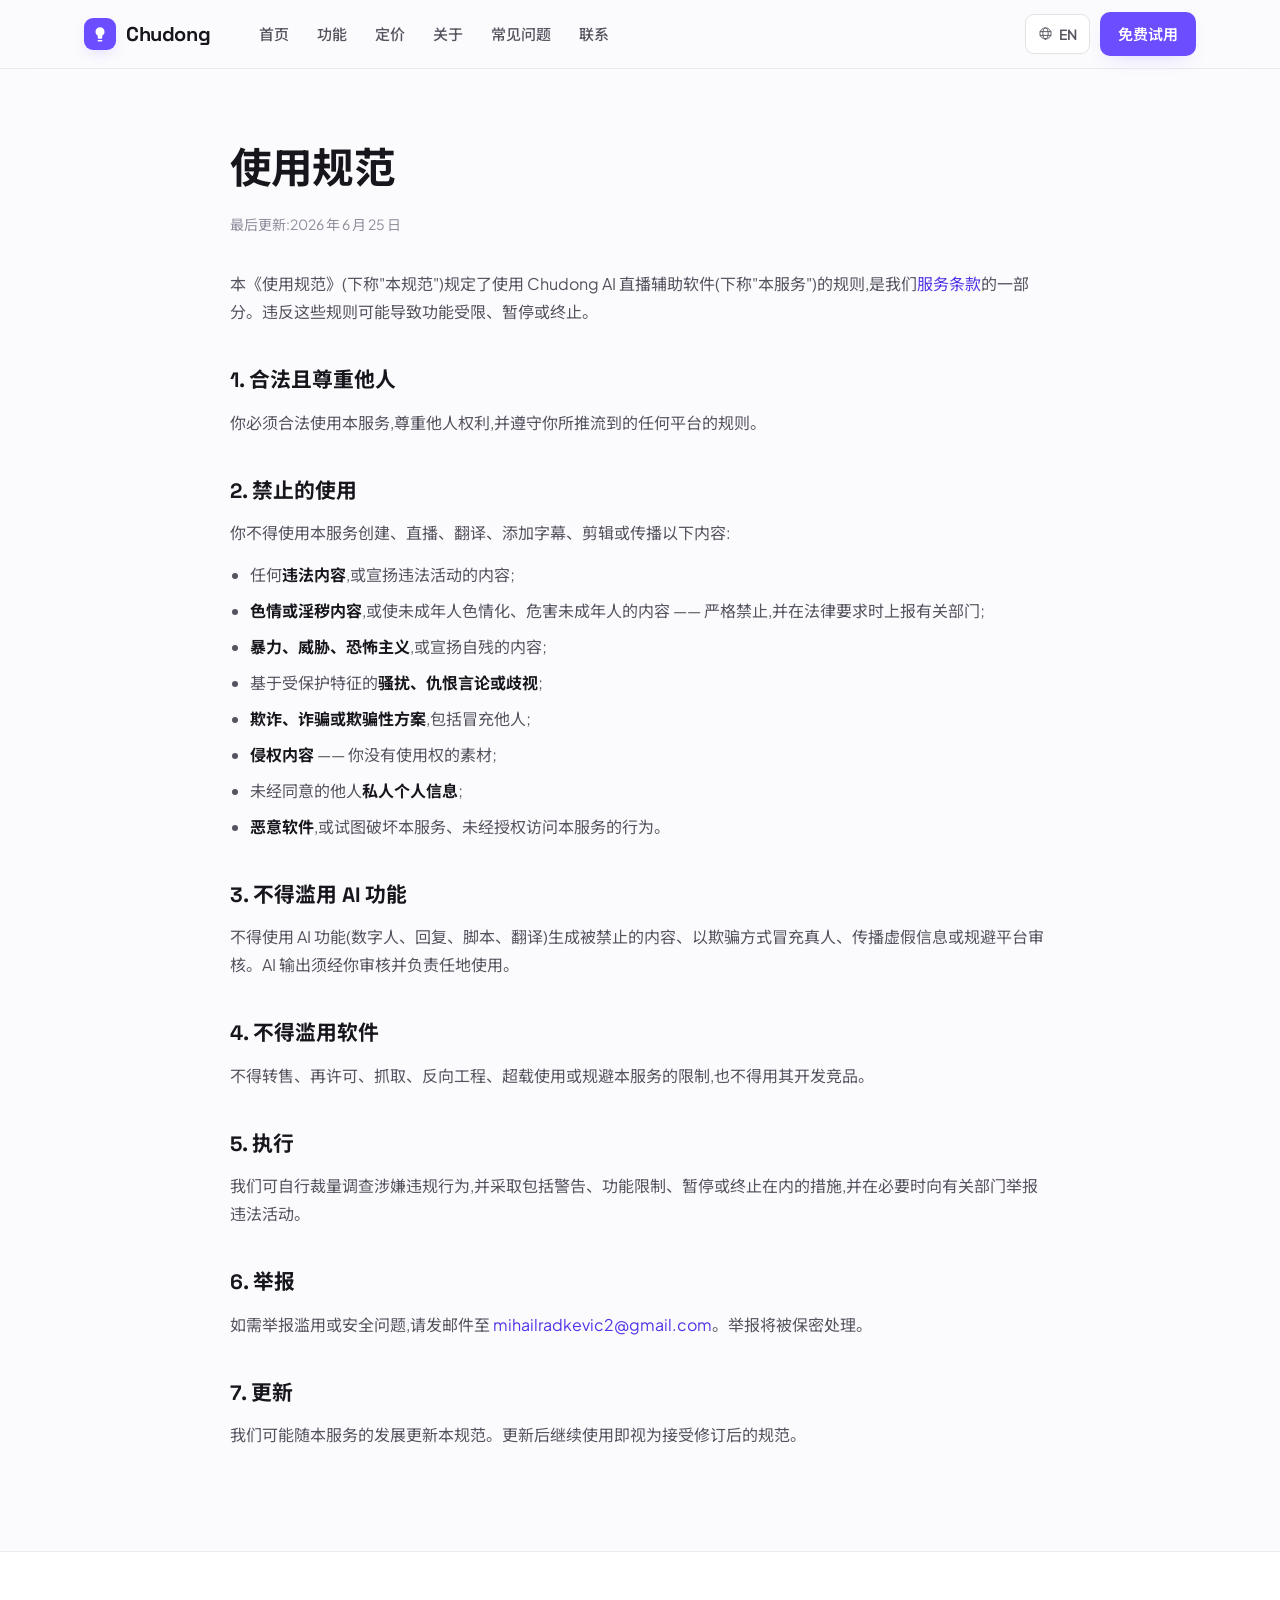
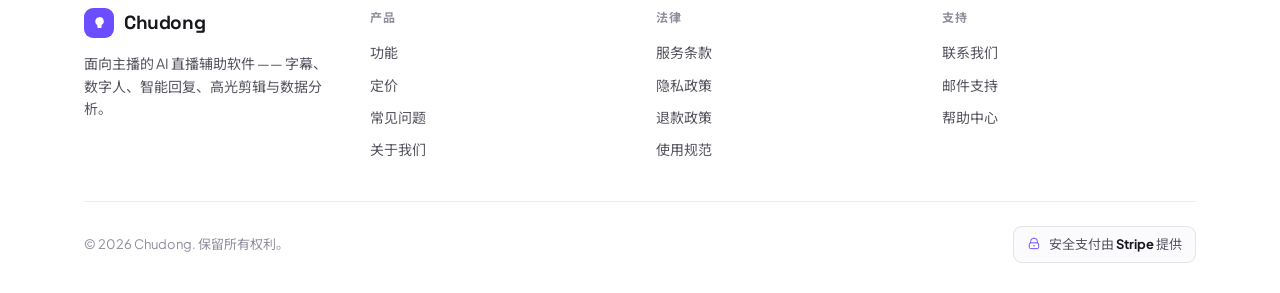
<file: guidelines.html>
<!DOCTYPE html>
<html lang="zh">
<head>
<meta charset="utf-8">
<meta name="viewport" content="width=device-width, initial-scale=1">
<title>使用规范 Acceptable Use — ChudongLive</title>
<link rel="icon" href="assets/favicon.svg" type="image/svg+xml">
<script>(function(){try{var l=localStorage.getItem('lang')||'zh';document.documentElement.setAttribute('data-lang',l==='zh'?'zh':'en');}catch(e){document.documentElement.setAttribute('data-lang','zh');}})();</script>
<link rel="preconnect" href="https://fonts.googleapis.com">
<link rel="preconnect" href="https://fonts.gstatic.com" crossorigin>
<link href="https://fonts.googleapis.com/css2?family=Plus+Jakarta+Sans:wght@400;500;600;700;800&family=Space+Grotesk:wght@500;600;700&family=Noto+Sans+SC:wght@400;500;700&display=swap" rel="stylesheet">
<style>
  html,body{margin:0;padding:0}*{box-sizing:border-box}
  body{background:#FBFBFD;-webkit-font-smoothing:antialiased}
  [data-lang="en"] .lx-zh{display:none!important}
  [data-lang="zh"] .lx-en{display:none!important}
  .lgl{max-width:820px;margin:0 auto;color:#56535F;font-size:16px;line-height:1.75}
  .lgl h1{font-family:'Space Grotesk','Noto Sans SC',sans-serif;color:#17161C;font-weight:700;letter-spacing:-.02em;font-size:clamp(1.9rem,3.5vw,2.6rem);margin:0 0 6px}
  .lgl .updated{color:#908D9C;font-size:14px;margin:0 0 34px}
  .lgl h2{font-family:'Space Grotesk','Noto Sans SC',sans-serif;color:#17161C;font-size:1.3rem;font-weight:700;margin:36px 0 10px}
  .lgl p{margin:0 0 14px}
  .lgl ul{padding-left:20px;margin:0 0 14px}
  .lgl li{margin-bottom:8px}
  .lgl a{color:var(--brand-deep,#5334E6);text-decoration:none}
  .lgl strong{color:#17161C}
</style>
</head>
<body>

<div style="font-family:'Plus Jakarta Sans','Noto Sans SC',system-ui,sans-serif;color:#17161C;background:#FBFBFD;line-height:1.6;--brand:#6C4DFF;--brand-deep:#5334E6;--brand-soft:#F2EEFF;--brand-ring:rgba(108,77,255,.28)">

  
<header style="position:sticky;top:0;z-index:50;background:rgba(251,251,253,.82);backdrop-filter:saturate(160%) blur(14px);border-bottom:1px solid rgba(23,22,30,.07);font-family:'Plus Jakarta Sans','Noto Sans SC',system-ui,sans-serif">
  <div style="max-width:1160px;margin:0 auto;padding:0 24px;display:flex;align-items:center;gap:18px;height:68px">
    <a href="index.html" style="display:flex;align-items:center;gap:10px;color:#17161C;font-weight:800;font-size:20px;letter-spacing:-.02em;text-decoration:none;font-family:'Space Grotesk',sans-serif">
      <span style="width:32px;height:32px;border-radius:9px;background:var(--brand,#6C4DFF);display:grid;place-items:center;box-shadow:0 6px 16px -6px var(--brand-ring,rgba(108,77,255,.28))">
        <svg viewBox="0 0 24 24" width="18" height="18" fill="none"><path d="M12 3a6 6 0 0 0-6 6c0 2.2 1.2 4.1 3 5.2V17a1.3 1.3 0 0 0 1.3 1.3h3.4A1.3 1.3 0 0 0 15 17v-2.8a6 6 0 0 0-3-11.2Z" fill="#fff"/><path d="M9.6 21h4.8" stroke="#fff" stroke-width="1.7" stroke-linecap="round"/></svg>
      </span>
      Chudong
    </a>
    <nav style="display:flex;align-items:center;gap:2px;margin-left:18px;flex-wrap:wrap">
      <a data-nav="home" href="index.html" style="color:#56535F;padding:8px 13px;border-radius:9px;font-weight:500;font-size:15px;text-decoration:none"><span class="lx-en">Home</span><span class="lx-zh">首页</span></a>
      <a data-nav="features" href="features.html" style="color:#56535F;padding:8px 13px;border-radius:9px;font-weight:500;font-size:15px;text-decoration:none"><span class="lx-en">Features</span><span class="lx-zh">功能</span></a>
      <a data-nav="pricing" href="pricing.html" style="color:#56535F;padding:8px 13px;border-radius:9px;font-weight:500;font-size:15px;text-decoration:none"><span class="lx-en">Pricing</span><span class="lx-zh">定价</span></a>
      <a data-nav="about" href="about.html" style="color:#56535F;padding:8px 13px;border-radius:9px;font-weight:500;font-size:15px;text-decoration:none"><span class="lx-en">About</span><span class="lx-zh">关于</span></a>
      <a data-nav="faq" href="faq.html" style="color:#56535F;padding:8px 13px;border-radius:9px;font-weight:500;font-size:15px;text-decoration:none"><span class="lx-en">FAQ</span><span class="lx-zh">常见问题</span></a>
      <a data-nav="contact" href="contact.html" style="color:#56535F;padding:8px 13px;border-radius:9px;font-weight:500;font-size:15px;text-decoration:none"><span class="lx-en">Contact</span><span class="lx-zh">联系</span></a>
    </nav>
    <div style="margin-left:auto;display:flex;align-items:center;gap:10px">
      <button onclick="__cdLang()" aria-label="切换语言" style="display:inline-flex;align-items:center;gap:6px;background:#fff;color:#56535F;border:1px solid rgba(23,22,30,.12);border-radius:9px;padding:8px 12px;font:inherit;font-size:14px;font-weight:600;cursor:pointer">
        <svg viewBox="0 0 24 24" width="15" height="15" fill="none"><path d="M12 21a9 9 0 1 0 0-18 9 9 0 0 0 0 18Zm0 0c2.4 0 4.3-4 4.3-9S14.4 3 12 3 7.7 7 7.7 12s1.9 9 4.3 9ZM3.5 9h17M3.5 15h17" stroke="currentColor" stroke-width="1.5" stroke-linecap="round"/></svg>
        <span class="lx-en">中文</span><span class="lx-zh">EN</span>
      </button>
      <a href="pricing.html" style="display:inline-flex;align-items:center;background:var(--brand,#6C4DFF);color:#fff;border-radius:10px;padding:10px 18px;font-weight:600;font-size:15px;text-decoration:none;box-shadow:0 8px 20px -10px var(--brand-ring,rgba(108,77,255,.28))"><span class="lx-en">Start free</span><span class="lx-zh">免费试用</span></a>
    </div>
  </div>
</header>


  <section style="padding:64px 24px 88px">
    <div class="lgl lx-en">
      <h1>Acceptable Use Policy</h1>
      <p class="updated">Last updated: June 25, 2026</p>
      <p>This Acceptable Use Policy ("AUP") sets the rules for using Chudong's AI live-streaming assistant software (the "Service"). It is part of our <a href="terms.html">Terms of Service</a>. Breaking these rules may result in feature limits, suspension, or termination.</p>
      <h2>1. Be lawful and respectful</h2>
      <p>You must use the Service lawfully and respect the rights of others, including the rules of any platform you stream to.</p>
      <h2>2. Prohibited uses</h2>
      <p>You must not use the Service to create, stream, translate, caption, clip, or distribute:</p>
      <ul>
        <li><strong>Illegal content</strong> of any kind, or content that promotes illegal activity;</li>
        <li><strong>Sexually explicit or pornographic content</strong>, or content that sexualizes or endangers minors — strictly prohibited and reported to authorities where required;</li>
        <li><strong>Violence, threats, terrorism</strong>, or promotion of self-harm;</li>
        <li><strong>Harassment, hate speech, or discrimination</strong> based on protected characteristics;</li>
        <li><strong>Fraud, scams, or deceptive schemes</strong>, including impersonation;</li>
        <li><strong>Infringing content</strong> — material you don't have the rights to use;</li>
        <li><strong>Private personal information</strong> of others without consent;</li>
        <li><strong>Malware</strong> or attempts to disrupt or gain unauthorized access to the Service.</li>
      </ul>
      <h2>3. No misuse of AI features</h2>
      <p>Do not use AI features (co-host, replies, scripts, translation) to generate prohibited content, impersonate real people deceptively, spread disinformation, or evade platform moderation. AI output must be reviewed by you and used responsibly.</p>
      <h2>4. No abuse of the software</h2>
      <p>Do not resell, sublicense, scrape, reverse engineer, overload, or circumvent limits of the Service, or use it to build a competing product.</p>
      <h2>5. Enforcement</h2>
      <p>We may, at our discretion, investigate suspected violations and take action including warnings, feature restrictions, suspension, or termination, and report illegal activity to authorities.</p>
      <h2>6. Reporting</h2>
      <p>To report misuse or a security issue, email <a href="mailto:mihailradkevic2@gmail.com">mihailradkevic2@gmail.com</a>. Reports are handled confidentially.</p>
      <h2>7. Updates</h2>
      <p>We may update this AUP as the Service evolves. Continued use after an update means you accept the revised policy.</p>
    </div>

    <div class="lgl lx-zh">
      <h1>使用规范</h1>
      <p class="updated">最后更新:2026 年 6 月 25 日</p>
      <p>本《使用规范》(下称"本规范")规定了使用 Chudong AI 直播辅助软件(下称"本服务")的规则,是我们<a href="terms.html">服务条款</a>的一部分。违反这些规则可能导致功能受限、暂停或终止。</p>
      <h2>1. 合法且尊重他人</h2>
      <p>你必须合法使用本服务,尊重他人权利,并遵守你所推流到的任何平台的规则。</p>
      <h2>2. 禁止的使用</h2>
      <p>你不得使用本服务创建、直播、翻译、添加字幕、剪辑或传播以下内容:</p>
      <ul>
        <li>任何<strong>违法内容</strong>,或宣扬违法活动的内容;</li>
        <li><strong>色情或淫秽内容</strong>,或使未成年人色情化、危害未成年人的内容 —— 严格禁止,并在法律要求时上报有关部门;</li>
        <li><strong>暴力、威胁、恐怖主义</strong>,或宣扬自残的内容;</li>
        <li>基于受保护特征的<strong>骚扰、仇恨言论或歧视</strong>;</li>
        <li><strong>欺诈、诈骗或欺骗性方案</strong>,包括冒充他人;</li>
        <li><strong>侵权内容</strong> —— 你没有使用权的素材;</li>
        <li>未经同意的他人<strong>私人个人信息</strong>;</li>
        <li><strong>恶意软件</strong>,或试图破坏本服务、未经授权访问本服务的行为。</li>
      </ul>
      <h2>3. 不得滥用 AI 功能</h2>
      <p>不得使用 AI 功能(数字人、回复、脚本、翻译)生成被禁止的内容、以欺骗方式冒充真人、传播虚假信息或规避平台审核。AI 输出须经你审核并负责任地使用。</p>
      <h2>4. 不得滥用软件</h2>
      <p>不得转售、再许可、抓取、反向工程、超载使用或规避本服务的限制,也不得用其开发竞品。</p>
      <h2>5. 执行</h2>
      <p>我们可自行裁量调查涉嫌违规行为,并采取包括警告、功能限制、暂停或终止在内的措施,并在必要时向有关部门举报违法活动。</p>
      <h2>6. 举报</h2>
      <p>如需举报滥用或安全问题,请发邮件至 <a href="mailto:mihailradkevic2@gmail.com">mihailradkevic2@gmail.com</a>。举报将被保密处理。</p>
      <h2>7. 更新</h2>
      <p>我们可能随本服务的发展更新本规范。更新后继续使用即视为接受修订后的规范。</p>
    </div>
  </section>

  
<footer style="background:#fff;border-top:1px solid rgba(23,22,30,.08);font-family:'Plus Jakarta Sans','Noto Sans SC',system-ui,sans-serif">
  <div style="max-width:1160px;margin:0 auto;padding:56px 24px 30px">
    <div style="display:grid;grid-template-columns:repeat(auto-fit,minmax(180px,1fr));gap:32px;margin-bottom:40px">
      <div style="grid-column:span 1;min-width:220px">
        <a href="index.html" style="display:flex;align-items:center;gap:10px;color:#17161C;font-weight:800;font-size:19px;letter-spacing:-.02em;text-decoration:none;font-family:'Space Grotesk',sans-serif;margin-bottom:14px"><span style="width:30px;height:30px;border-radius:9px;background:var(--brand,#6C4DFF);display:grid;place-items:center"><svg viewBox="0 0 24 24" width="17" height="17" fill="none"><path d="M12 3a6 6 0 0 0-6 6c0 2.2 1.2 4.1 3 5.2V17a1.3 1.3 0 0 0 1.3 1.3h3.4A1.3 1.3 0 0 0 15 17v-2.8a6 6 0 0 0-3-11.2Z" fill="#fff"/></svg></span>Chudong</a>
        <p style="font-size:14px;color:#56535F;max-width:280px;margin:0"><span class="lx-en">AI assistant software for live streamers — captions, AI co-host, smart replies, highlights, and analytics.</span><span class="lx-zh">面向主播的 AI 直播辅助软件 —— 字幕、数字人、智能回复、高光剪辑与数据分析。</span></p>
      </div>
      <div>
        <h4 style="font-size:12px;text-transform:uppercase;letter-spacing:.12em;color:#908D9C;margin:0 0 14px;font-weight:700"><span class="lx-en">Product</span><span class="lx-zh">产品</span></h4>
        <div style="display:flex;flex-direction:column;gap:10px;font-size:14px">
          <a href="features.html" style="color:#56535F;text-decoration:none"><span class="lx-en">Features</span><span class="lx-zh">功能</span></a>
          <a href="pricing.html" style="color:#56535F;text-decoration:none"><span class="lx-en">Pricing</span><span class="lx-zh">定价</span></a>
          <a href="faq.html" style="color:#56535F;text-decoration:none"><span class="lx-en">FAQ</span><span class="lx-zh">常见问题</span></a>
          <a href="about.html" style="color:#56535F;text-decoration:none"><span class="lx-en">About us</span><span class="lx-zh">关于我们</span></a>
        </div>
      </div>
      <div>
        <h4 style="font-size:12px;text-transform:uppercase;letter-spacing:.12em;color:#908D9C;margin:0 0 14px;font-weight:700"><span class="lx-en">Legal</span><span class="lx-zh">法律</span></h4>
        <div style="display:flex;flex-direction:column;gap:10px;font-size:14px">
          <a href="terms.html" style="color:#56535F;text-decoration:none"><span class="lx-en">Terms of Service</span><span class="lx-zh">服务条款</span></a>
          <a href="privacy.html" style="color:#56535F;text-decoration:none"><span class="lx-en">Privacy Policy</span><span class="lx-zh">隐私政策</span></a>
          <a href="refund.html" style="color:#56535F;text-decoration:none"><span class="lx-en">Refund Policy</span><span class="lx-zh">退款政策</span></a>
          <a href="guidelines.html" style="color:#56535F;text-decoration:none"><span class="lx-en">Acceptable Use</span><span class="lx-zh">使用规范</span></a>
        </div>
      </div>
      <div>
        <h4 style="font-size:12px;text-transform:uppercase;letter-spacing:.12em;color:#908D9C;margin:0 0 14px;font-weight:700"><span class="lx-en">Support</span><span class="lx-zh">支持</span></h4>
        <div style="display:flex;flex-direction:column;gap:10px;font-size:14px">
          <a href="contact.html" style="color:#56535F;text-decoration:none"><span class="lx-en">Contact us</span><span class="lx-zh">联系我们</span></a>
          <a href="mailto:mihailradkevic2@gmail.com" style="color:#56535F;text-decoration:none"><span class="lx-en">Email support</span><span class="lx-zh">邮件支持</span></a>
          <a href="faq.html" style="color:#56535F;text-decoration:none"><span class="lx-en">Help center</span><span class="lx-zh">帮助中心</span></a>
        </div>
      </div>
    </div>
    <div style="border-top:1px solid rgba(23,22,30,.08);padding-top:24px;display:flex;justify-content:space-between;gap:16px;flex-wrap:wrap;align-items:center">
      <p style="margin:0;font-size:13px;color:#908D9C">© 2026 Chudong. <span class="lx-en">All rights reserved.</span><span class="lx-zh">保留所有权利。</span></p>
      <div style="display:inline-flex;gap:8px;align-items:center;font-size:13px;color:#56535F;background:#FBFBFD;border:1px solid rgba(23,22,30,.1);border-radius:9px;padding:7px 13px">
        <svg viewBox="0 0 24 24" width="14" height="14" fill="none"><path d="M6 10V8a6 6 0 0 1 12 0v2" stroke="var(--brand,#6C4DFF)" stroke-width="1.7" stroke-linecap="round"/><rect x="4" y="10" width="16" height="10" rx="2.5" stroke="var(--brand,#6C4DFF)" stroke-width="1.7"/><circle cx="12" cy="15" r="1.4" fill="var(--brand,#6C4DFF)"/></svg>
        <span class="lx-en">Secure payments powered by <strong style="color:#17161C;font-weight:700">Stripe</strong></span><span class="lx-zh">安全支付由 <strong style="color:#17161C;font-weight:700">Stripe</strong> 提供</span>
      </div>
    </div>
  </div>
</footer>


</div>

<script>function __cdLang(){var h=document.documentElement;var n=h.getAttribute('data-lang')==='zh'?'en':'zh';h.setAttribute('data-lang',n);try{localStorage.setItem('lang',n);}catch(e){}}function __cdForm(f){var m=document.getElementById('cdFormMsg');if(m){m.style.display='block';}if(f&&f.reset){f.reset();}return false;}</script>
</body>
</html>
</file>
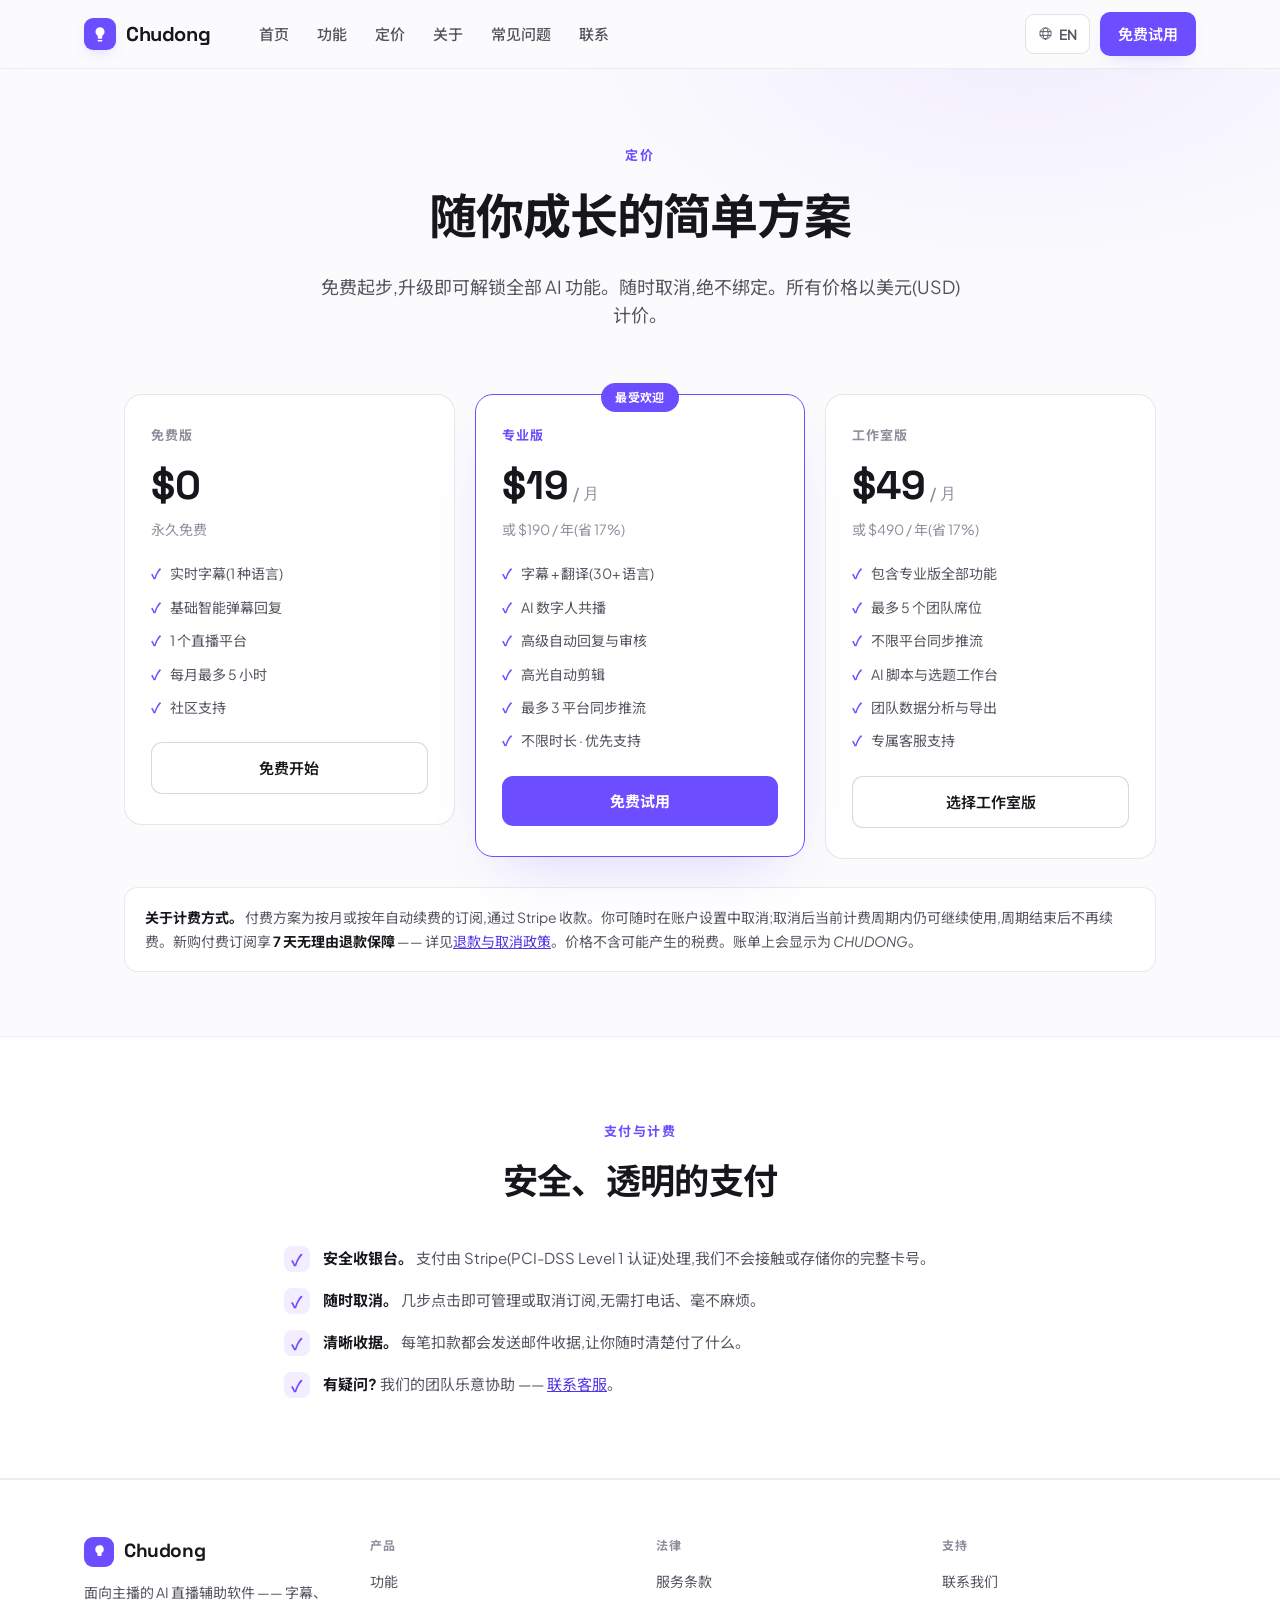
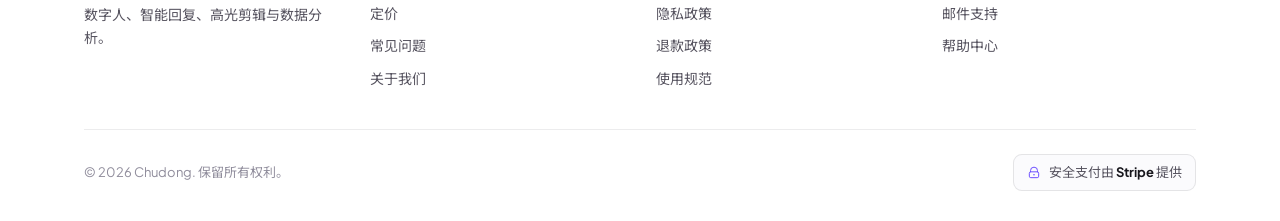
<file: pricing.html>
<!DOCTYPE html>
<html lang="zh">
<head>
<meta charset="utf-8">
<meta name="viewport" content="width=device-width, initial-scale=1">
<title>定价 Pricing — ChudongLive</title>
<link rel="icon" href="assets/favicon.svg" type="image/svg+xml">
<script>(function(){try{var l=localStorage.getItem('lang')||'zh';document.documentElement.setAttribute('data-lang',l==='zh'?'zh':'en');}catch(e){document.documentElement.setAttribute('data-lang','zh');}})();</script>
<link rel="preconnect" href="https://fonts.googleapis.com">
<link rel="preconnect" href="https://fonts.gstatic.com" crossorigin>
<link href="https://fonts.googleapis.com/css2?family=Plus+Jakarta+Sans:wght@400;500;600;700;800&family=Space+Grotesk:wght@500;600;700&family=Noto+Sans+SC:wght@400;500;700&display=swap" rel="stylesheet">
<style>
  html,body{margin:0;padding:0}*{box-sizing:border-box}
  body{background:#FBFBFD;-webkit-font-smoothing:antialiased}
  [data-lang="en"] .lx-zh{display:none!important}
  [data-lang="zh"] .lx-en{display:none!important}
</style>
</head>
<body>

<div style="font-family:'Plus Jakarta Sans','Noto Sans SC',system-ui,sans-serif;color:#17161C;background:#FBFBFD;line-height:1.6;--brand:#6C4DFF;--brand-deep:#5334E6;--brand-soft:#F2EEFF;--brand-ring:rgba(108,77,255,.28)">

  
<header style="position:sticky;top:0;z-index:50;background:rgba(251,251,253,.82);backdrop-filter:saturate(160%) blur(14px);border-bottom:1px solid rgba(23,22,30,.07);font-family:'Plus Jakarta Sans','Noto Sans SC',system-ui,sans-serif">
  <div style="max-width:1160px;margin:0 auto;padding:0 24px;display:flex;align-items:center;gap:18px;height:68px">
    <a href="index.html" style="display:flex;align-items:center;gap:10px;color:#17161C;font-weight:800;font-size:20px;letter-spacing:-.02em;text-decoration:none;font-family:'Space Grotesk',sans-serif">
      <span style="width:32px;height:32px;border-radius:9px;background:var(--brand,#6C4DFF);display:grid;place-items:center;box-shadow:0 6px 16px -6px var(--brand-ring,rgba(108,77,255,.28))">
        <svg viewBox="0 0 24 24" width="18" height="18" fill="none"><path d="M12 3a6 6 0 0 0-6 6c0 2.2 1.2 4.1 3 5.2V17a1.3 1.3 0 0 0 1.3 1.3h3.4A1.3 1.3 0 0 0 15 17v-2.8a6 6 0 0 0-3-11.2Z" fill="#fff"/><path d="M9.6 21h4.8" stroke="#fff" stroke-width="1.7" stroke-linecap="round"/></svg>
      </span>
      Chudong
    </a>
    <nav style="display:flex;align-items:center;gap:2px;margin-left:18px;flex-wrap:wrap">
      <a data-nav="home" href="index.html" style="color:#56535F;padding:8px 13px;border-radius:9px;font-weight:500;font-size:15px;text-decoration:none"><span class="lx-en">Home</span><span class="lx-zh">首页</span></a>
      <a data-nav="features" href="features.html" style="color:#56535F;padding:8px 13px;border-radius:9px;font-weight:500;font-size:15px;text-decoration:none"><span class="lx-en">Features</span><span class="lx-zh">功能</span></a>
      <a data-nav="pricing" href="pricing.html" style="color:#56535F;padding:8px 13px;border-radius:9px;font-weight:500;font-size:15px;text-decoration:none"><span class="lx-en">Pricing</span><span class="lx-zh">定价</span></a>
      <a data-nav="about" href="about.html" style="color:#56535F;padding:8px 13px;border-radius:9px;font-weight:500;font-size:15px;text-decoration:none"><span class="lx-en">About</span><span class="lx-zh">关于</span></a>
      <a data-nav="faq" href="faq.html" style="color:#56535F;padding:8px 13px;border-radius:9px;font-weight:500;font-size:15px;text-decoration:none"><span class="lx-en">FAQ</span><span class="lx-zh">常见问题</span></a>
      <a data-nav="contact" href="contact.html" style="color:#56535F;padding:8px 13px;border-radius:9px;font-weight:500;font-size:15px;text-decoration:none"><span class="lx-en">Contact</span><span class="lx-zh">联系</span></a>
    </nav>
    <div style="margin-left:auto;display:flex;align-items:center;gap:10px">
      <button onclick="__cdLang()" aria-label="切换语言" style="display:inline-flex;align-items:center;gap:6px;background:#fff;color:#56535F;border:1px solid rgba(23,22,30,.12);border-radius:9px;padding:8px 12px;font:inherit;font-size:14px;font-weight:600;cursor:pointer">
        <svg viewBox="0 0 24 24" width="15" height="15" fill="none"><path d="M12 21a9 9 0 1 0 0-18 9 9 0 0 0 0 18Zm0 0c2.4 0 4.3-4 4.3-9S14.4 3 12 3 7.7 7 7.7 12s1.9 9 4.3 9ZM3.5 9h17M3.5 15h17" stroke="currentColor" stroke-width="1.5" stroke-linecap="round"/></svg>
        <span class="lx-en">中文</span><span class="lx-zh">EN</span>
      </button>
      <a href="pricing.html" style="display:inline-flex;align-items:center;background:var(--brand,#6C4DFF);color:#fff;border-radius:10px;padding:10px 18px;font-weight:600;font-size:15px;text-decoration:none;box-shadow:0 8px 20px -10px var(--brand-ring,rgba(108,77,255,.28))"><span class="lx-en">Start free</span><span class="lx-zh">免费试用</span></a>
    </div>
  </div>
</header>


  <section style="position:relative;overflow:hidden">
    <div style="position:absolute;inset:0;background:radial-gradient(800px 400px at 80% -10%, var(--brand-soft,#F2EEFF), transparent 60%);pointer-events:none"></div>
    <div style="position:relative;max-width:820px;margin:0 auto;padding:72px 24px 24px;text-align:center">
      <span style="display:inline-block;font-size:13px;font-weight:700;letter-spacing:.12em;text-transform:uppercase;color:var(--brand,#6C4DFF);margin-bottom:14px"><span class="lx-en">Pricing</span><span class="lx-zh">定价</span></span>
      <h1 style="font-family:'Space Grotesk','Noto Sans SC',sans-serif;font-weight:700;letter-spacing:-.025em;font-size:clamp(2rem,4vw,3rem);margin:0 0 16px"><span class="lx-en">Simple plans that grow with you</span><span class="lx-zh">随你成长的简单方案</span></h1>
      <p style="font-size:18px;color:#56535F;max-width:640px;margin:0 auto"><span class="lx-en">Start free. Upgrade to unlock every AI tool. Cancel anytime — no lock-in. All prices in US dollars (USD).</span><span class="lx-zh">免费起步,升级即可解锁全部 AI 功能。随时取消,绝不绑定。所有价格以美元(USD)计价。</span></p>
    </div>
  </section>

  <section style="max-width:1080px;margin:0 auto;padding:40px 24px 16px">
    <div style="display:grid;grid-template-columns:repeat(auto-fit,minmax(280px,1fr));gap:20px;align-items:start">

      <!-- FREE -->
      <div style="background:#fff;border:1px solid rgba(23,22,30,.1);border-radius:18px;padding:30px 26px">
        <div style="font-size:13px;font-weight:700;letter-spacing:.08em;text-transform:uppercase;color:#908D9C;margin-bottom:8px"><span class="lx-en">Free</span><span class="lx-zh">免费版</span></div>
        <div style="font-family:'Space Grotesk',sans-serif;font-weight:700;font-size:40px">$0</div>
        <div style="font-size:14px;color:#908D9C;margin-bottom:22px"><span class="lx-en">forever</span><span class="lx-zh">永久免费</span></div>
        <div style="display:flex;flex-direction:column;gap:11px;margin-bottom:24px">
          <div style="display:flex;gap:9px;font-size:14px;color:#56535F"><span style="color:var(--brand,#6C4DFF);font-weight:700">✓</span><span class="lx-en">Real-time captions (1 language)</span><span class="lx-zh">实时字幕(1 种语言)</span></div>
          <div style="display:flex;gap:9px;font-size:14px;color:#56535F"><span style="color:var(--brand,#6C4DFF);font-weight:700">✓</span><span class="lx-en">Basic smart chat replies</span><span class="lx-zh">基础智能弹幕回复</span></div>
          <div style="display:flex;gap:9px;font-size:14px;color:#56535F"><span style="color:var(--brand,#6C4DFF);font-weight:700">✓</span><span class="lx-en">1 streaming platform</span><span class="lx-zh">1 个直播平台</span></div>
          <div style="display:flex;gap:9px;font-size:14px;color:#56535F"><span style="color:var(--brand,#6C4DFF);font-weight:700">✓</span><span class="lx-en">Up to 5 hrs / month</span><span class="lx-zh">每月最多 5 小时</span></div>
          <div style="display:flex;gap:9px;font-size:14px;color:#56535F"><span style="color:var(--brand,#6C4DFF);font-weight:700">✓</span><span class="lx-en">Community support</span><span class="lx-zh">社区支持</span></div>
        </div>
        <a href="contact.html" style="display:flex;justify-content:center;background:#fff;color:#17161C;border:1px solid rgba(23,22,30,.16);border-radius:11px;padding:13px;font-weight:600;font-size:15px;text-decoration:none"><span class="lx-en">Get started</span><span class="lx-zh">免费开始</span></a>
      </div>

      <!-- PRO (popular) -->
      <div style="position:relative;background:#fff;border:1.5px solid var(--brand,#6C4DFF);border-radius:18px;padding:30px 26px;box-shadow:0 26px 60px -30px var(--brand-ring,rgba(108,77,255,.28))">
        <span style="position:absolute;top:-12px;left:50%;transform:translateX(-50%);background:var(--brand,#6C4DFF);color:#fff;font-size:12px;font-weight:700;letter-spacing:.04em;padding:5px 14px;border-radius:999px"><span class="lx-en">MOST POPULAR</span><span class="lx-zh">最受欢迎</span></span>
        <div style="font-size:13px;font-weight:700;letter-spacing:.08em;text-transform:uppercase;color:var(--brand,#6C4DFF);margin-bottom:8px"><span class="lx-en">Pro</span><span class="lx-zh">专业版</span></div>
        <div style="font-family:'Space Grotesk',sans-serif;font-weight:700;font-size:40px">$19<span style="font-size:16px;font-weight:500;color:#908D9C"><span class="lx-en"> / mo</span><span class="lx-zh"> / 月</span></span></div>
        <div style="font-size:14px;color:#908D9C;margin-bottom:22px"><span class="lx-en">or $190 / year (save 17%)</span><span class="lx-zh">或 $190 / 年(省 17%)</span></div>
        <div style="display:flex;flex-direction:column;gap:11px;margin-bottom:24px">
          <div style="display:flex;gap:9px;font-size:14px;color:#56535F"><span style="color:var(--brand,#6C4DFF);font-weight:700">✓</span><span class="lx-en">Captions + translation (30+ languages)</span><span class="lx-zh">字幕 + 翻译(30+ 语言)</span></div>
          <div style="display:flex;gap:9px;font-size:14px;color:#56535F"><span style="color:var(--brand,#6C4DFF);font-weight:700">✓</span><span class="lx-en">AI avatar co-host</span><span class="lx-zh">AI 数字人共播</span></div>
          <div style="display:flex;gap:9px;font-size:14px;color:#56535F"><span style="color:var(--brand,#6C4DFF);font-weight:700">✓</span><span class="lx-en">Advanced auto-reply &amp; moderation</span><span class="lx-zh">高级自动回复与审核</span></div>
          <div style="display:flex;gap:9px;font-size:14px;color:#56535F"><span style="color:var(--brand,#6C4DFF);font-weight:700">✓</span><span class="lx-en">Auto highlight clips</span><span class="lx-zh">高光自动剪辑</span></div>
          <div style="display:flex;gap:9px;font-size:14px;color:#56535F"><span style="color:var(--brand,#6C4DFF);font-weight:700">✓</span><span class="lx-en">Up to 3 platforms simulcast</span><span class="lx-zh">最多 3 平台同步推流</span></div>
          <div style="display:flex;gap:9px;font-size:14px;color:#56535F"><span style="color:var(--brand,#6C4DFF);font-weight:700">✓</span><span class="lx-en">Unlimited hours · Priority support</span><span class="lx-zh">不限时长 · 优先支持</span></div>
        </div>
        <a href="contact.html" style="display:flex;justify-content:center;background:var(--brand,#6C4DFF);color:#fff;border-radius:11px;padding:13px;font-weight:700;font-size:15px;text-decoration:none"><span class="lx-en">Start free trial</span><span class="lx-zh">免费试用</span></a>
      </div>

      <!-- STUDIO -->
      <div style="background:#fff;border:1px solid rgba(23,22,30,.1);border-radius:18px;padding:30px 26px">
        <div style="font-size:13px;font-weight:700;letter-spacing:.08em;text-transform:uppercase;color:#908D9C;margin-bottom:8px"><span class="lx-en">Studio</span><span class="lx-zh">工作室版</span></div>
        <div style="font-family:'Space Grotesk',sans-serif;font-weight:700;font-size:40px">$49<span style="font-size:16px;font-weight:500;color:#908D9C"><span class="lx-en"> / mo</span><span class="lx-zh"> / 月</span></span></div>
        <div style="font-size:14px;color:#908D9C;margin-bottom:22px"><span class="lx-en">or $490 / year (save 17%)</span><span class="lx-zh">或 $490 / 年(省 17%)</span></div>
        <div style="display:flex;flex-direction:column;gap:11px;margin-bottom:24px">
          <div style="display:flex;gap:9px;font-size:14px;color:#56535F"><span style="color:var(--brand,#6C4DFF);font-weight:700">✓</span><span class="lx-en">Everything in Pro</span><span class="lx-zh">包含专业版全部功能</span></div>
          <div style="display:flex;gap:9px;font-size:14px;color:#56535F"><span style="color:var(--brand,#6C4DFF);font-weight:700">✓</span><span class="lx-en">Up to 5 team seats</span><span class="lx-zh">最多 5 个团队席位</span></div>
          <div style="display:flex;gap:9px;font-size:14px;color:#56535F"><span style="color:var(--brand,#6C4DFF);font-weight:700">✓</span><span class="lx-en">Unlimited platforms simulcast</span><span class="lx-zh">不限平台同步推流</span></div>
          <div style="display:flex;gap:9px;font-size:14px;color:#56535F"><span style="color:var(--brand,#6C4DFF);font-weight:700">✓</span><span class="lx-en">AI scripts &amp; topic studio</span><span class="lx-zh">AI 脚本与选题工作台</span></div>
          <div style="display:flex;gap:9px;font-size:14px;color:#56535F"><span style="color:var(--brand,#6C4DFF);font-weight:700">✓</span><span class="lx-en">Team analytics &amp; exports</span><span class="lx-zh">团队数据分析与导出</span></div>
          <div style="display:flex;gap:9px;font-size:14px;color:#56535F"><span style="color:var(--brand,#6C4DFF);font-weight:700">✓</span><span class="lx-en">Dedicated support</span><span class="lx-zh">专属客服支持</span></div>
        </div>
        <a href="contact.html" style="display:flex;justify-content:center;background:#fff;color:#17161C;border:1px solid rgba(23,22,30,.16);border-radius:11px;padding:13px;font-weight:600;font-size:15px;text-decoration:none"><span class="lx-en">Choose Studio</span><span class="lx-zh">选择工作室版</span></a>
      </div>
    </div>

    <div style="margin-top:28px;max-width:1080px;padding:18px 20px;border-radius:14px;background:#fff;border:1px solid rgba(23,22,30,.09);color:#56535F;font-size:14px;line-height:1.7">
      <strong style="color:#17161C"><span class="lx-en">How billing works.</span><span class="lx-zh">关于计费方式。</span></strong>
      <span class="lx-en"> Paid plans are recurring subscriptions billed monthly or yearly through Stripe. You can cancel anytime from your account settings; your plan stays active until the end of the current billing period and is not renewed afterward. New paid subscriptions include a <strong style="color:#17161C">7-day money-back guarantee</strong> — see our <a href="refund.html" style="color:var(--brand-deep,#5334E6)">Refund &amp; Cancellation Policy</a>. Prices exclude any applicable taxes. Charges appear on your statement as <em>CHUDONG</em>.</span>
      <span class="lx-zh"> 付费方案为按月或按年自动续费的订阅,通过 Stripe 收款。你可随时在账户设置中取消;取消后当前计费周期内仍可继续使用,周期结束后不再续费。新购付费订阅享 <strong style="color:#17161C">7 天无理由退款保障</strong> —— 详见<a href="refund.html" style="color:var(--brand-deep,#5334E6)">退款与取消政策</a>。价格不含可能产生的税费。账单上会显示为 <em>CHUDONG</em>。</span>
    </div>
  </section>

  <!-- BILLING TRUST -->
  <section style="background:#fff;border-top:1px solid rgba(23,22,30,.07);border-bottom:1px solid rgba(23,22,30,.07);margin-top:48px">
    <div style="max-width:760px;margin:0 auto;padding:80px 24px">
      <div style="text-align:center;margin-bottom:36px">
        <span style="display:inline-block;font-size:13px;font-weight:700;letter-spacing:.12em;text-transform:uppercase;color:var(--brand,#6C4DFF);margin-bottom:12px"><span class="lx-en">Billing &amp; payment</span><span class="lx-zh">支付与计费</span></span>
        <h2 style="font-family:'Space Grotesk','Noto Sans SC',sans-serif;font-weight:700;letter-spacing:-.02em;font-size:clamp(1.6rem,3vw,2.2rem);margin:0"><span class="lx-en">Safe, transparent payments</span><span class="lx-zh">安全、透明的支付</span></h2>
      </div>
      <div style="display:flex;flex-direction:column;gap:16px">
        <div style="display:flex;gap:13px"><span style="flex-shrink:0;width:26px;height:26px;border-radius:8px;background:var(--brand-soft,#F2EEFF);color:var(--brand,#6C4DFF);display:grid;place-items:center;font-weight:700">✓</span><div style="font-size:15px;color:#56535F"><span class="lx-en"><strong style="color:#17161C">Secure checkout.</strong> Payments are processed by Stripe (PCI-DSS Level 1). We never see or store your full card number.</span><span class="lx-zh"><strong style="color:#17161C">安全收银台。</strong> 支付由 Stripe(PCI-DSS Level 1 认证)处理,我们不会接触或存储你的完整卡号。</span></div></div>
        <div style="display:flex;gap:13px"><span style="flex-shrink:0;width:26px;height:26px;border-radius:8px;background:var(--brand-soft,#F2EEFF);color:var(--brand,#6C4DFF);display:grid;place-items:center;font-weight:700">✓</span><div style="font-size:15px;color:#56535F"><span class="lx-en"><strong style="color:#17161C">Cancel anytime.</strong> Manage or cancel your subscription in a couple of clicks — no phone calls, no hassle.</span><span class="lx-zh"><strong style="color:#17161C">随时取消。</strong> 几步点击即可管理或取消订阅,无需打电话、毫不麻烦。</span></div></div>
        <div style="display:flex;gap:13px"><span style="flex-shrink:0;width:26px;height:26px;border-radius:8px;background:var(--brand-soft,#F2EEFF);color:var(--brand,#6C4DFF);display:grid;place-items:center;font-weight:700">✓</span><div style="font-size:15px;color:#56535F"><span class="lx-en"><strong style="color:#17161C">Clear receipts.</strong> An email receipt is sent for every charge, so you always know what you paid for.</span><span class="lx-zh"><strong style="color:#17161C">清晰收据。</strong> 每笔扣款都会发送邮件收据,让你随时清楚付了什么。</span></div></div>
        <div style="display:flex;gap:13px"><span style="flex-shrink:0;width:26px;height:26px;border-radius:8px;background:var(--brand-soft,#F2EEFF);color:var(--brand,#6C4DFF);display:grid;place-items:center;font-weight:700">✓</span><div style="font-size:15px;color:#56535F"><span class="lx-en"><strong style="color:#17161C">Questions?</strong> Our team is happy to help — <a href="contact.html" style="color:var(--brand-deep,#5334E6)">contact support</a>.</span><span class="lx-zh"><strong style="color:#17161C">有疑问?</strong> 我们的团队乐意协助 —— <a href="contact.html" style="color:var(--brand-deep,#5334E6)">联系客服</a>。</span></div></div>
      </div>
    </div>
  </section>

  
<footer style="background:#fff;border-top:1px solid rgba(23,22,30,.08);font-family:'Plus Jakarta Sans','Noto Sans SC',system-ui,sans-serif">
  <div style="max-width:1160px;margin:0 auto;padding:56px 24px 30px">
    <div style="display:grid;grid-template-columns:repeat(auto-fit,minmax(180px,1fr));gap:32px;margin-bottom:40px">
      <div style="grid-column:span 1;min-width:220px">
        <a href="index.html" style="display:flex;align-items:center;gap:10px;color:#17161C;font-weight:800;font-size:19px;letter-spacing:-.02em;text-decoration:none;font-family:'Space Grotesk',sans-serif;margin-bottom:14px"><span style="width:30px;height:30px;border-radius:9px;background:var(--brand,#6C4DFF);display:grid;place-items:center"><svg viewBox="0 0 24 24" width="17" height="17" fill="none"><path d="M12 3a6 6 0 0 0-6 6c0 2.2 1.2 4.1 3 5.2V17a1.3 1.3 0 0 0 1.3 1.3h3.4A1.3 1.3 0 0 0 15 17v-2.8a6 6 0 0 0-3-11.2Z" fill="#fff"/></svg></span>Chudong</a>
        <p style="font-size:14px;color:#56535F;max-width:280px;margin:0"><span class="lx-en">AI assistant software for live streamers — captions, AI co-host, smart replies, highlights, and analytics.</span><span class="lx-zh">面向主播的 AI 直播辅助软件 —— 字幕、数字人、智能回复、高光剪辑与数据分析。</span></p>
      </div>
      <div>
        <h4 style="font-size:12px;text-transform:uppercase;letter-spacing:.12em;color:#908D9C;margin:0 0 14px;font-weight:700"><span class="lx-en">Product</span><span class="lx-zh">产品</span></h4>
        <div style="display:flex;flex-direction:column;gap:10px;font-size:14px">
          <a href="features.html" style="color:#56535F;text-decoration:none"><span class="lx-en">Features</span><span class="lx-zh">功能</span></a>
          <a href="pricing.html" style="color:#56535F;text-decoration:none"><span class="lx-en">Pricing</span><span class="lx-zh">定价</span></a>
          <a href="faq.html" style="color:#56535F;text-decoration:none"><span class="lx-en">FAQ</span><span class="lx-zh">常见问题</span></a>
          <a href="about.html" style="color:#56535F;text-decoration:none"><span class="lx-en">About us</span><span class="lx-zh">关于我们</span></a>
        </div>
      </div>
      <div>
        <h4 style="font-size:12px;text-transform:uppercase;letter-spacing:.12em;color:#908D9C;margin:0 0 14px;font-weight:700"><span class="lx-en">Legal</span><span class="lx-zh">法律</span></h4>
        <div style="display:flex;flex-direction:column;gap:10px;font-size:14px">
          <a href="terms.html" style="color:#56535F;text-decoration:none"><span class="lx-en">Terms of Service</span><span class="lx-zh">服务条款</span></a>
          <a href="privacy.html" style="color:#56535F;text-decoration:none"><span class="lx-en">Privacy Policy</span><span class="lx-zh">隐私政策</span></a>
          <a href="refund.html" style="color:#56535F;text-decoration:none"><span class="lx-en">Refund Policy</span><span class="lx-zh">退款政策</span></a>
          <a href="guidelines.html" style="color:#56535F;text-decoration:none"><span class="lx-en">Acceptable Use</span><span class="lx-zh">使用规范</span></a>
        </div>
      </div>
      <div>
        <h4 style="font-size:12px;text-transform:uppercase;letter-spacing:.12em;color:#908D9C;margin:0 0 14px;font-weight:700"><span class="lx-en">Support</span><span class="lx-zh">支持</span></h4>
        <div style="display:flex;flex-direction:column;gap:10px;font-size:14px">
          <a href="contact.html" style="color:#56535F;text-decoration:none"><span class="lx-en">Contact us</span><span class="lx-zh">联系我们</span></a>
          <a href="mailto:mihailradkevic2@gmail.com" style="color:#56535F;text-decoration:none"><span class="lx-en">Email support</span><span class="lx-zh">邮件支持</span></a>
          <a href="faq.html" style="color:#56535F;text-decoration:none"><span class="lx-en">Help center</span><span class="lx-zh">帮助中心</span></a>
        </div>
      </div>
    </div>
    <div style="border-top:1px solid rgba(23,22,30,.08);padding-top:24px;display:flex;justify-content:space-between;gap:16px;flex-wrap:wrap;align-items:center">
      <p style="margin:0;font-size:13px;color:#908D9C">© 2026 Chudong. <span class="lx-en">All rights reserved.</span><span class="lx-zh">保留所有权利。</span></p>
      <div style="display:inline-flex;gap:8px;align-items:center;font-size:13px;color:#56535F;background:#FBFBFD;border:1px solid rgba(23,22,30,.1);border-radius:9px;padding:7px 13px">
        <svg viewBox="0 0 24 24" width="14" height="14" fill="none"><path d="M6 10V8a6 6 0 0 1 12 0v2" stroke="var(--brand,#6C4DFF)" stroke-width="1.7" stroke-linecap="round"/><rect x="4" y="10" width="16" height="10" rx="2.5" stroke="var(--brand,#6C4DFF)" stroke-width="1.7"/><circle cx="12" cy="15" r="1.4" fill="var(--brand,#6C4DFF)"/></svg>
        <span class="lx-en">Secure payments powered by <strong style="color:#17161C;font-weight:700">Stripe</strong></span><span class="lx-zh">安全支付由 <strong style="color:#17161C;font-weight:700">Stripe</strong> 提供</span>
      </div>
    </div>
  </div>
</footer>


</div>

<script>function __cdLang(){var h=document.documentElement;var n=h.getAttribute('data-lang')==='zh'?'en':'zh';h.setAttribute('data-lang',n);try{localStorage.setItem('lang',n);}catch(e){}}function __cdForm(f){var m=document.getElementById('cdFormMsg');if(m){m.style.display='block';}if(f&&f.reset){f.reset();}return false;}</script>
</body>
</html>
</file>
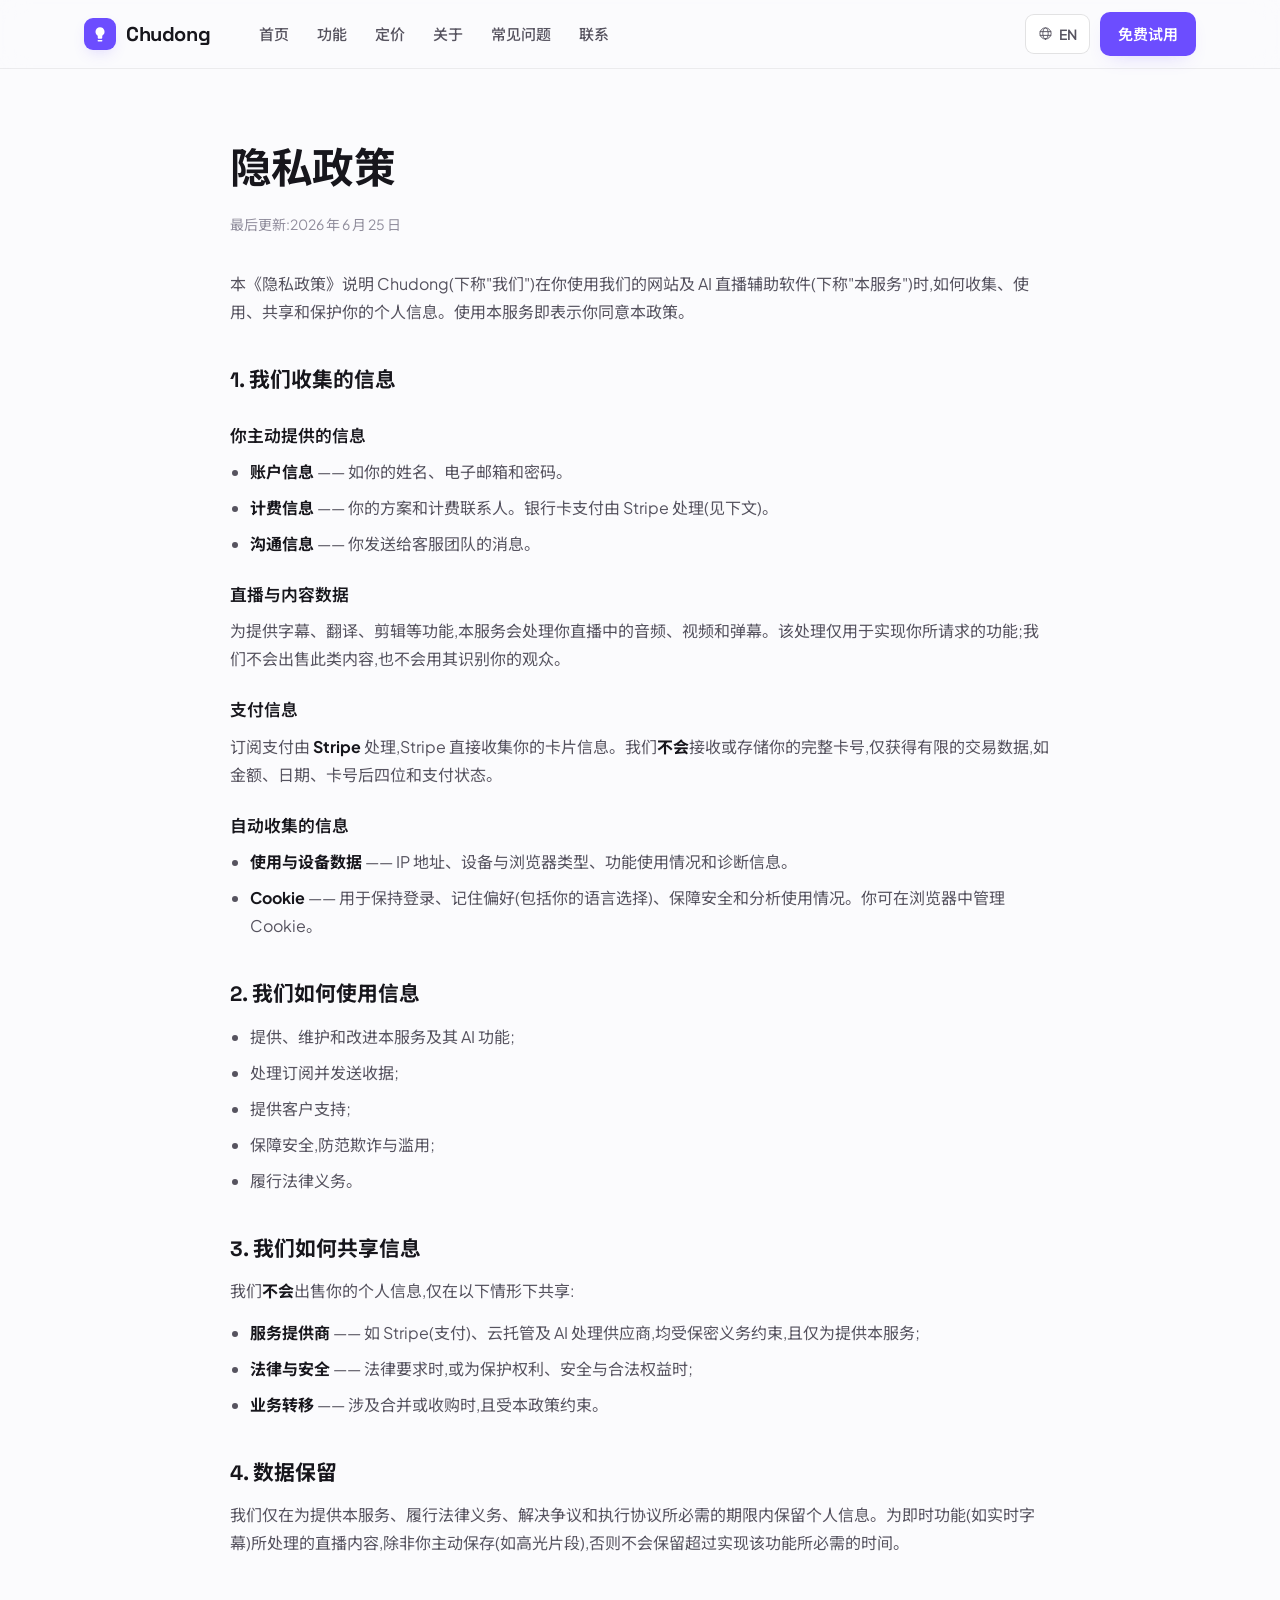
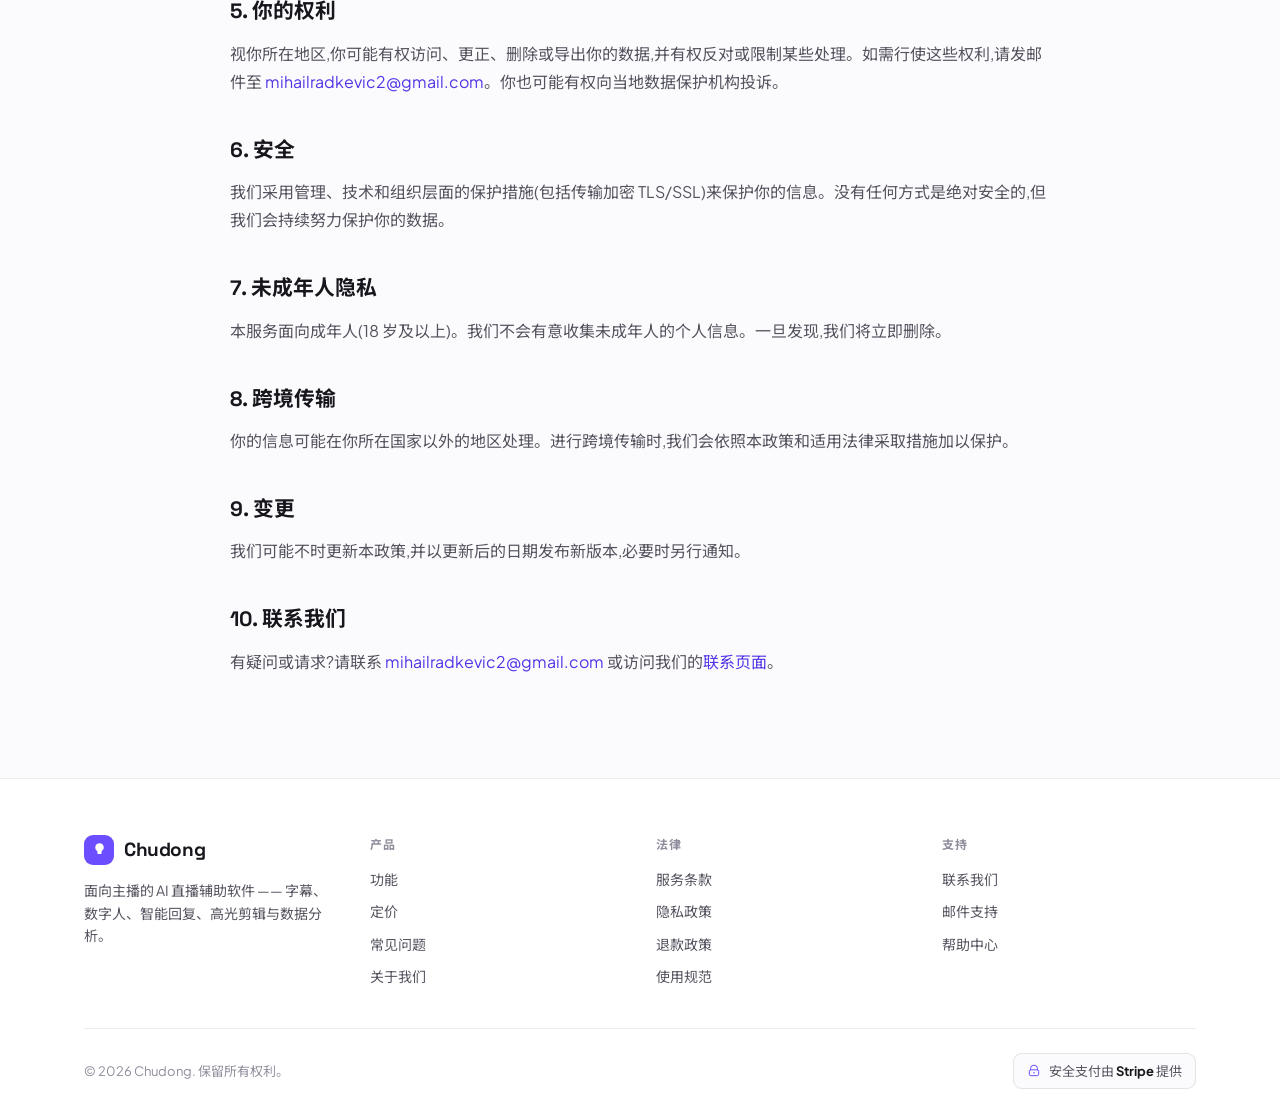
<file: privacy.html>
<!DOCTYPE html>
<html lang="zh">
<head>
<meta charset="utf-8">
<meta name="viewport" content="width=device-width, initial-scale=1">
<title>隐私政策 Privacy Policy — ChudongLive</title>
<link rel="icon" href="assets/favicon.svg" type="image/svg+xml">
<script>(function(){try{var l=localStorage.getItem('lang')||'zh';document.documentElement.setAttribute('data-lang',l==='zh'?'zh':'en');}catch(e){document.documentElement.setAttribute('data-lang','zh');}})();</script>
<link rel="preconnect" href="https://fonts.googleapis.com">
<link rel="preconnect" href="https://fonts.gstatic.com" crossorigin>
<link href="https://fonts.googleapis.com/css2?family=Plus+Jakarta+Sans:wght@400;500;600;700;800&family=Space+Grotesk:wght@500;600;700&family=Noto+Sans+SC:wght@400;500;700&display=swap" rel="stylesheet">
<style>
  html,body{margin:0;padding:0}*{box-sizing:border-box}
  body{background:#FBFBFD;-webkit-font-smoothing:antialiased}
  [data-lang="en"] .lx-zh{display:none!important}
  [data-lang="zh"] .lx-en{display:none!important}
  .lgl{max-width:820px;margin:0 auto;color:#56535F;font-size:16px;line-height:1.75}
  .lgl h1{font-family:'Space Grotesk','Noto Sans SC',sans-serif;color:#17161C;font-weight:700;letter-spacing:-.02em;font-size:clamp(1.9rem,3.5vw,2.6rem);margin:0 0 6px}
  .lgl .updated{color:#908D9C;font-size:14px;margin:0 0 34px}
  .lgl h2{font-family:'Space Grotesk','Noto Sans SC',sans-serif;color:#17161C;font-size:1.3rem;font-weight:700;margin:36px 0 10px}
  .lgl h3{color:#17161C;font-size:1.05rem;font-weight:600;margin:22px 0 8px}
  .lgl p{margin:0 0 14px}
  .lgl ul{padding-left:20px;margin:0 0 14px}
  .lgl li{margin-bottom:8px}
  .lgl a{color:var(--brand-deep,#5334E6);text-decoration:none}
  .lgl strong{color:#17161C}
</style>
</head>
<body>

<div style="font-family:'Plus Jakarta Sans','Noto Sans SC',system-ui,sans-serif;color:#17161C;background:#FBFBFD;line-height:1.6;--brand:#6C4DFF;--brand-deep:#5334E6;--brand-soft:#F2EEFF;--brand-ring:rgba(108,77,255,.28)">

  
<header style="position:sticky;top:0;z-index:50;background:rgba(251,251,253,.82);backdrop-filter:saturate(160%) blur(14px);border-bottom:1px solid rgba(23,22,30,.07);font-family:'Plus Jakarta Sans','Noto Sans SC',system-ui,sans-serif">
  <div style="max-width:1160px;margin:0 auto;padding:0 24px;display:flex;align-items:center;gap:18px;height:68px">
    <a href="index.html" style="display:flex;align-items:center;gap:10px;color:#17161C;font-weight:800;font-size:20px;letter-spacing:-.02em;text-decoration:none;font-family:'Space Grotesk',sans-serif">
      <span style="width:32px;height:32px;border-radius:9px;background:var(--brand,#6C4DFF);display:grid;place-items:center;box-shadow:0 6px 16px -6px var(--brand-ring,rgba(108,77,255,.28))">
        <svg viewBox="0 0 24 24" width="18" height="18" fill="none"><path d="M12 3a6 6 0 0 0-6 6c0 2.2 1.2 4.1 3 5.2V17a1.3 1.3 0 0 0 1.3 1.3h3.4A1.3 1.3 0 0 0 15 17v-2.8a6 6 0 0 0-3-11.2Z" fill="#fff"/><path d="M9.6 21h4.8" stroke="#fff" stroke-width="1.7" stroke-linecap="round"/></svg>
      </span>
      Chudong
    </a>
    <nav style="display:flex;align-items:center;gap:2px;margin-left:18px;flex-wrap:wrap">
      <a data-nav="home" href="index.html" style="color:#56535F;padding:8px 13px;border-radius:9px;font-weight:500;font-size:15px;text-decoration:none"><span class="lx-en">Home</span><span class="lx-zh">首页</span></a>
      <a data-nav="features" href="features.html" style="color:#56535F;padding:8px 13px;border-radius:9px;font-weight:500;font-size:15px;text-decoration:none"><span class="lx-en">Features</span><span class="lx-zh">功能</span></a>
      <a data-nav="pricing" href="pricing.html" style="color:#56535F;padding:8px 13px;border-radius:9px;font-weight:500;font-size:15px;text-decoration:none"><span class="lx-en">Pricing</span><span class="lx-zh">定价</span></a>
      <a data-nav="about" href="about.html" style="color:#56535F;padding:8px 13px;border-radius:9px;font-weight:500;font-size:15px;text-decoration:none"><span class="lx-en">About</span><span class="lx-zh">关于</span></a>
      <a data-nav="faq" href="faq.html" style="color:#56535F;padding:8px 13px;border-radius:9px;font-weight:500;font-size:15px;text-decoration:none"><span class="lx-en">FAQ</span><span class="lx-zh">常见问题</span></a>
      <a data-nav="contact" href="contact.html" style="color:#56535F;padding:8px 13px;border-radius:9px;font-weight:500;font-size:15px;text-decoration:none"><span class="lx-en">Contact</span><span class="lx-zh">联系</span></a>
    </nav>
    <div style="margin-left:auto;display:flex;align-items:center;gap:10px">
      <button onclick="__cdLang()" aria-label="切换语言" style="display:inline-flex;align-items:center;gap:6px;background:#fff;color:#56535F;border:1px solid rgba(23,22,30,.12);border-radius:9px;padding:8px 12px;font:inherit;font-size:14px;font-weight:600;cursor:pointer">
        <svg viewBox="0 0 24 24" width="15" height="15" fill="none"><path d="M12 21a9 9 0 1 0 0-18 9 9 0 0 0 0 18Zm0 0c2.4 0 4.3-4 4.3-9S14.4 3 12 3 7.7 7 7.7 12s1.9 9 4.3 9ZM3.5 9h17M3.5 15h17" stroke="currentColor" stroke-width="1.5" stroke-linecap="round"/></svg>
        <span class="lx-en">中文</span><span class="lx-zh">EN</span>
      </button>
      <a href="pricing.html" style="display:inline-flex;align-items:center;background:var(--brand,#6C4DFF);color:#fff;border-radius:10px;padding:10px 18px;font-weight:600;font-size:15px;text-decoration:none;box-shadow:0 8px 20px -10px var(--brand-ring,rgba(108,77,255,.28))"><span class="lx-en">Start free</span><span class="lx-zh">免费试用</span></a>
    </div>
  </div>
</header>


  <section style="padding:64px 24px 88px">
    <div class="lgl lx-en">
      <h1>Privacy Policy</h1>
      <p class="updated">Last updated: June 25, 2026</p>
      <p>This Privacy Policy explains how Chudong ("we", "us", or "our") collects, uses, shares, and protects your personal information when you use our website and AI live-streaming assistant software (the "Service"). By using the Service, you agree to this Policy.</p>
      <h2>1. Information we collect</h2>
      <h3>Information you provide</h3>
      <ul>
        <li><strong>Account information</strong> — such as your name, email address, and password.</li>
        <li><strong>Billing information</strong> — your plan and billing contact. Card payments are handled by Stripe (see below).</li>
        <li><strong>Communications</strong> — messages you send to our support team.</li>
      </ul>
      <h3>Stream &amp; content data</h3>
      <p>To provide features like captions, translation, and clips, the Service processes audio, video, and chat from your streams. This processing happens to deliver the feature you requested; we do not sell this content and do not use it to identify your viewers.</p>
      <h3>Payment information</h3>
      <p>Subscription payments are processed by <strong>Stripe</strong>. Stripe collects your card details directly. We do <strong>not</strong> receive or store your full card number — only limited transaction data such as amount, date, last four digits, and status.</p>
      <h3>Information collected automatically</h3>
      <ul>
        <li><strong>Usage &amp; device data</strong> — IP address, device and browser type, feature usage, and diagnostics.</li>
        <li><strong>Cookies</strong> — used to keep you signed in, remember preferences (including your language choice), secure the Service, and understand usage. You can control cookies in your browser.</li>
      </ul>
      <h2>2. How we use your information</h2>
      <ul>
        <li>To provide, maintain, and improve the Service and its AI features;</li>
        <li>To process subscriptions and send receipts;</li>
        <li>To provide customer support;</li>
        <li>To ensure security and prevent fraud and abuse;</li>
        <li>To comply with legal obligations.</li>
      </ul>
      <h2>3. How we share information</h2>
      <p>We do <strong>not</strong> sell your personal information. We share it only with:</p>
      <ul>
        <li><strong>Service providers</strong> — such as Stripe (payments), cloud hosting, and AI processing vendors, under confidentiality obligations and only to provide the Service;</li>
        <li><strong>Legal &amp; safety</strong> — when required by law or to protect rights, safety, and security;</li>
        <li><strong>Business transfers</strong> — in connection with a merger or acquisition, subject to this Policy.</li>
      </ul>
      <h2>4. Data retention</h2>
      <p>We keep personal information only as long as needed to provide the Service, comply with legal obligations, resolve disputes, and enforce agreements. Stream content processed for transient features (e.g., live captions) is not retained longer than necessary to deliver the feature, unless you save it (e.g., a highlight clip).</p>
      <h2>5. Your rights</h2>
      <p>Depending on your location, you may have rights to access, correct, delete, or export your data, and to object to or restrict certain processing. To exercise these rights, email <a href="mailto:mihailradkevic2@gmail.com">mihailradkevic2@gmail.com</a>. You may also have the right to complain to your local data-protection authority.</p>
      <h2>6. Security</h2>
      <p>We use administrative, technical, and organizational safeguards, including encryption in transit (TLS/SSL), to protect your information. No method is completely secure, but we work continuously to protect your data.</p>
      <h2>7. Children's privacy</h2>
      <p>The Service is intended for adults (18+). We do not knowingly collect personal information from children. If we learn we have, we will delete it promptly.</p>
      <h2>8. International transfers</h2>
      <p>Your information may be processed in countries other than your own. Where we transfer data internationally, we take steps to protect it in line with this Policy and applicable law.</p>
      <h2>9. Changes</h2>
      <p>We may update this Policy from time to time, posting the new version with an updated date and, where appropriate, additional notice.</p>
      <h2>10. Contact</h2>
      <p>Questions or requests? Contact <a href="mailto:mihailradkevic2@gmail.com">mihailradkevic2@gmail.com</a> or our <a href="contact.html">Contact page</a>.</p>
    </div>

    <div class="lgl lx-zh">
      <h1>隐私政策</h1>
      <p class="updated">最后更新:2026 年 6 月 25 日</p>
      <p>本《隐私政策》说明 Chudong(下称"我们")在你使用我们的网站及 AI 直播辅助软件(下称"本服务")时,如何收集、使用、共享和保护你的个人信息。使用本服务即表示你同意本政策。</p>
      <h2>1. 我们收集的信息</h2>
      <h3>你主动提供的信息</h3>
      <ul>
        <li><strong>账户信息</strong> —— 如你的姓名、电子邮箱和密码。</li>
        <li><strong>计费信息</strong> —— 你的方案和计费联系人。银行卡支付由 Stripe 处理(见下文)。</li>
        <li><strong>沟通信息</strong> —— 你发送给客服团队的消息。</li>
      </ul>
      <h3>直播与内容数据</h3>
      <p>为提供字幕、翻译、剪辑等功能,本服务会处理你直播中的音频、视频和弹幕。该处理仅用于实现你所请求的功能;我们不会出售此类内容,也不会用其识别你的观众。</p>
      <h3>支付信息</h3>
      <p>订阅支付由 <strong>Stripe</strong> 处理,Stripe 直接收集你的卡片信息。我们<strong>不会</strong>接收或存储你的完整卡号,仅获得有限的交易数据,如金额、日期、卡号后四位和支付状态。</p>
      <h3>自动收集的信息</h3>
      <ul>
        <li><strong>使用与设备数据</strong> —— IP 地址、设备与浏览器类型、功能使用情况和诊断信息。</li>
        <li><strong>Cookie</strong> —— 用于保持登录、记住偏好(包括你的语言选择)、保障安全和分析使用情况。你可在浏览器中管理 Cookie。</li>
      </ul>
      <h2>2. 我们如何使用信息</h2>
      <ul>
        <li>提供、维护和改进本服务及其 AI 功能;</li>
        <li>处理订阅并发送收据;</li>
        <li>提供客户支持;</li>
        <li>保障安全,防范欺诈与滥用;</li>
        <li>履行法律义务。</li>
      </ul>
      <h2>3. 我们如何共享信息</h2>
      <p>我们<strong>不会</strong>出售你的个人信息,仅在以下情形下共享:</p>
      <ul>
        <li><strong>服务提供商</strong> —— 如 Stripe(支付)、云托管及 AI 处理供应商,均受保密义务约束,且仅为提供本服务;</li>
        <li><strong>法律与安全</strong> —— 法律要求时,或为保护权利、安全与合法权益时;</li>
        <li><strong>业务转移</strong> —— 涉及合并或收购时,且受本政策约束。</li>
      </ul>
      <h2>4. 数据保留</h2>
      <p>我们仅在为提供本服务、履行法律义务、解决争议和执行协议所必需的期限内保留个人信息。为即时功能(如实时字幕)所处理的直播内容,除非你主动保存(如高光片段),否则不会保留超过实现该功能所必需的时间。</p>
      <h2>5. 你的权利</h2>
      <p>视你所在地区,你可能有权访问、更正、删除或导出你的数据,并有权反对或限制某些处理。如需行使这些权利,请发邮件至 <a href="mailto:mihailradkevic2@gmail.com">mihailradkevic2@gmail.com</a>。你也可能有权向当地数据保护机构投诉。</p>
      <h2>6. 安全</h2>
      <p>我们采用管理、技术和组织层面的保护措施(包括传输加密 TLS/SSL)来保护你的信息。没有任何方式是绝对安全的,但我们会持续努力保护你的数据。</p>
      <h2>7. 未成年人隐私</h2>
      <p>本服务面向成年人(18 岁及以上)。我们不会有意收集未成年人的个人信息。一旦发现,我们将立即删除。</p>
      <h2>8. 跨境传输</h2>
      <p>你的信息可能在你所在国家以外的地区处理。进行跨境传输时,我们会依照本政策和适用法律采取措施加以保护。</p>
      <h2>9. 变更</h2>
      <p>我们可能不时更新本政策,并以更新后的日期发布新版本,必要时另行通知。</p>
      <h2>10. 联系我们</h2>
      <p>有疑问或请求?请联系 <a href="mailto:mihailradkevic2@gmail.com">mihailradkevic2@gmail.com</a> 或访问我们的<a href="contact.html">联系页面</a>。</p>
    </div>
  </section>

  
<footer style="background:#fff;border-top:1px solid rgba(23,22,30,.08);font-family:'Plus Jakarta Sans','Noto Sans SC',system-ui,sans-serif">
  <div style="max-width:1160px;margin:0 auto;padding:56px 24px 30px">
    <div style="display:grid;grid-template-columns:repeat(auto-fit,minmax(180px,1fr));gap:32px;margin-bottom:40px">
      <div style="grid-column:span 1;min-width:220px">
        <a href="index.html" style="display:flex;align-items:center;gap:10px;color:#17161C;font-weight:800;font-size:19px;letter-spacing:-.02em;text-decoration:none;font-family:'Space Grotesk',sans-serif;margin-bottom:14px"><span style="width:30px;height:30px;border-radius:9px;background:var(--brand,#6C4DFF);display:grid;place-items:center"><svg viewBox="0 0 24 24" width="17" height="17" fill="none"><path d="M12 3a6 6 0 0 0-6 6c0 2.2 1.2 4.1 3 5.2V17a1.3 1.3 0 0 0 1.3 1.3h3.4A1.3 1.3 0 0 0 15 17v-2.8a6 6 0 0 0-3-11.2Z" fill="#fff"/></svg></span>Chudong</a>
        <p style="font-size:14px;color:#56535F;max-width:280px;margin:0"><span class="lx-en">AI assistant software for live streamers — captions, AI co-host, smart replies, highlights, and analytics.</span><span class="lx-zh">面向主播的 AI 直播辅助软件 —— 字幕、数字人、智能回复、高光剪辑与数据分析。</span></p>
      </div>
      <div>
        <h4 style="font-size:12px;text-transform:uppercase;letter-spacing:.12em;color:#908D9C;margin:0 0 14px;font-weight:700"><span class="lx-en">Product</span><span class="lx-zh">产品</span></h4>
        <div style="display:flex;flex-direction:column;gap:10px;font-size:14px">
          <a href="features.html" style="color:#56535F;text-decoration:none"><span class="lx-en">Features</span><span class="lx-zh">功能</span></a>
          <a href="pricing.html" style="color:#56535F;text-decoration:none"><span class="lx-en">Pricing</span><span class="lx-zh">定价</span></a>
          <a href="faq.html" style="color:#56535F;text-decoration:none"><span class="lx-en">FAQ</span><span class="lx-zh">常见问题</span></a>
          <a href="about.html" style="color:#56535F;text-decoration:none"><span class="lx-en">About us</span><span class="lx-zh">关于我们</span></a>
        </div>
      </div>
      <div>
        <h4 style="font-size:12px;text-transform:uppercase;letter-spacing:.12em;color:#908D9C;margin:0 0 14px;font-weight:700"><span class="lx-en">Legal</span><span class="lx-zh">法律</span></h4>
        <div style="display:flex;flex-direction:column;gap:10px;font-size:14px">
          <a href="terms.html" style="color:#56535F;text-decoration:none"><span class="lx-en">Terms of Service</span><span class="lx-zh">服务条款</span></a>
          <a href="privacy.html" style="color:#56535F;text-decoration:none"><span class="lx-en">Privacy Policy</span><span class="lx-zh">隐私政策</span></a>
          <a href="refund.html" style="color:#56535F;text-decoration:none"><span class="lx-en">Refund Policy</span><span class="lx-zh">退款政策</span></a>
          <a href="guidelines.html" style="color:#56535F;text-decoration:none"><span class="lx-en">Acceptable Use</span><span class="lx-zh">使用规范</span></a>
        </div>
      </div>
      <div>
        <h4 style="font-size:12px;text-transform:uppercase;letter-spacing:.12em;color:#908D9C;margin:0 0 14px;font-weight:700"><span class="lx-en">Support</span><span class="lx-zh">支持</span></h4>
        <div style="display:flex;flex-direction:column;gap:10px;font-size:14px">
          <a href="contact.html" style="color:#56535F;text-decoration:none"><span class="lx-en">Contact us</span><span class="lx-zh">联系我们</span></a>
          <a href="mailto:mihailradkevic2@gmail.com" style="color:#56535F;text-decoration:none"><span class="lx-en">Email support</span><span class="lx-zh">邮件支持</span></a>
          <a href="faq.html" style="color:#56535F;text-decoration:none"><span class="lx-en">Help center</span><span class="lx-zh">帮助中心</span></a>
        </div>
      </div>
    </div>
    <div style="border-top:1px solid rgba(23,22,30,.08);padding-top:24px;display:flex;justify-content:space-between;gap:16px;flex-wrap:wrap;align-items:center">
      <p style="margin:0;font-size:13px;color:#908D9C">© 2026 Chudong. <span class="lx-en">All rights reserved.</span><span class="lx-zh">保留所有权利。</span></p>
      <div style="display:inline-flex;gap:8px;align-items:center;font-size:13px;color:#56535F;background:#FBFBFD;border:1px solid rgba(23,22,30,.1);border-radius:9px;padding:7px 13px">
        <svg viewBox="0 0 24 24" width="14" height="14" fill="none"><path d="M6 10V8a6 6 0 0 1 12 0v2" stroke="var(--brand,#6C4DFF)" stroke-width="1.7" stroke-linecap="round"/><rect x="4" y="10" width="16" height="10" rx="2.5" stroke="var(--brand,#6C4DFF)" stroke-width="1.7"/><circle cx="12" cy="15" r="1.4" fill="var(--brand,#6C4DFF)"/></svg>
        <span class="lx-en">Secure payments powered by <strong style="color:#17161C;font-weight:700">Stripe</strong></span><span class="lx-zh">安全支付由 <strong style="color:#17161C;font-weight:700">Stripe</strong> 提供</span>
      </div>
    </div>
  </div>
</footer>


</div>

<script>function __cdLang(){var h=document.documentElement;var n=h.getAttribute('data-lang')==='zh'?'en':'zh';h.setAttribute('data-lang',n);try{localStorage.setItem('lang',n);}catch(e){}}function __cdForm(f){var m=document.getElementById('cdFormMsg');if(m){m.style.display='block';}if(f&&f.reset){f.reset();}return false;}</script>
</body>
</html>
</file>
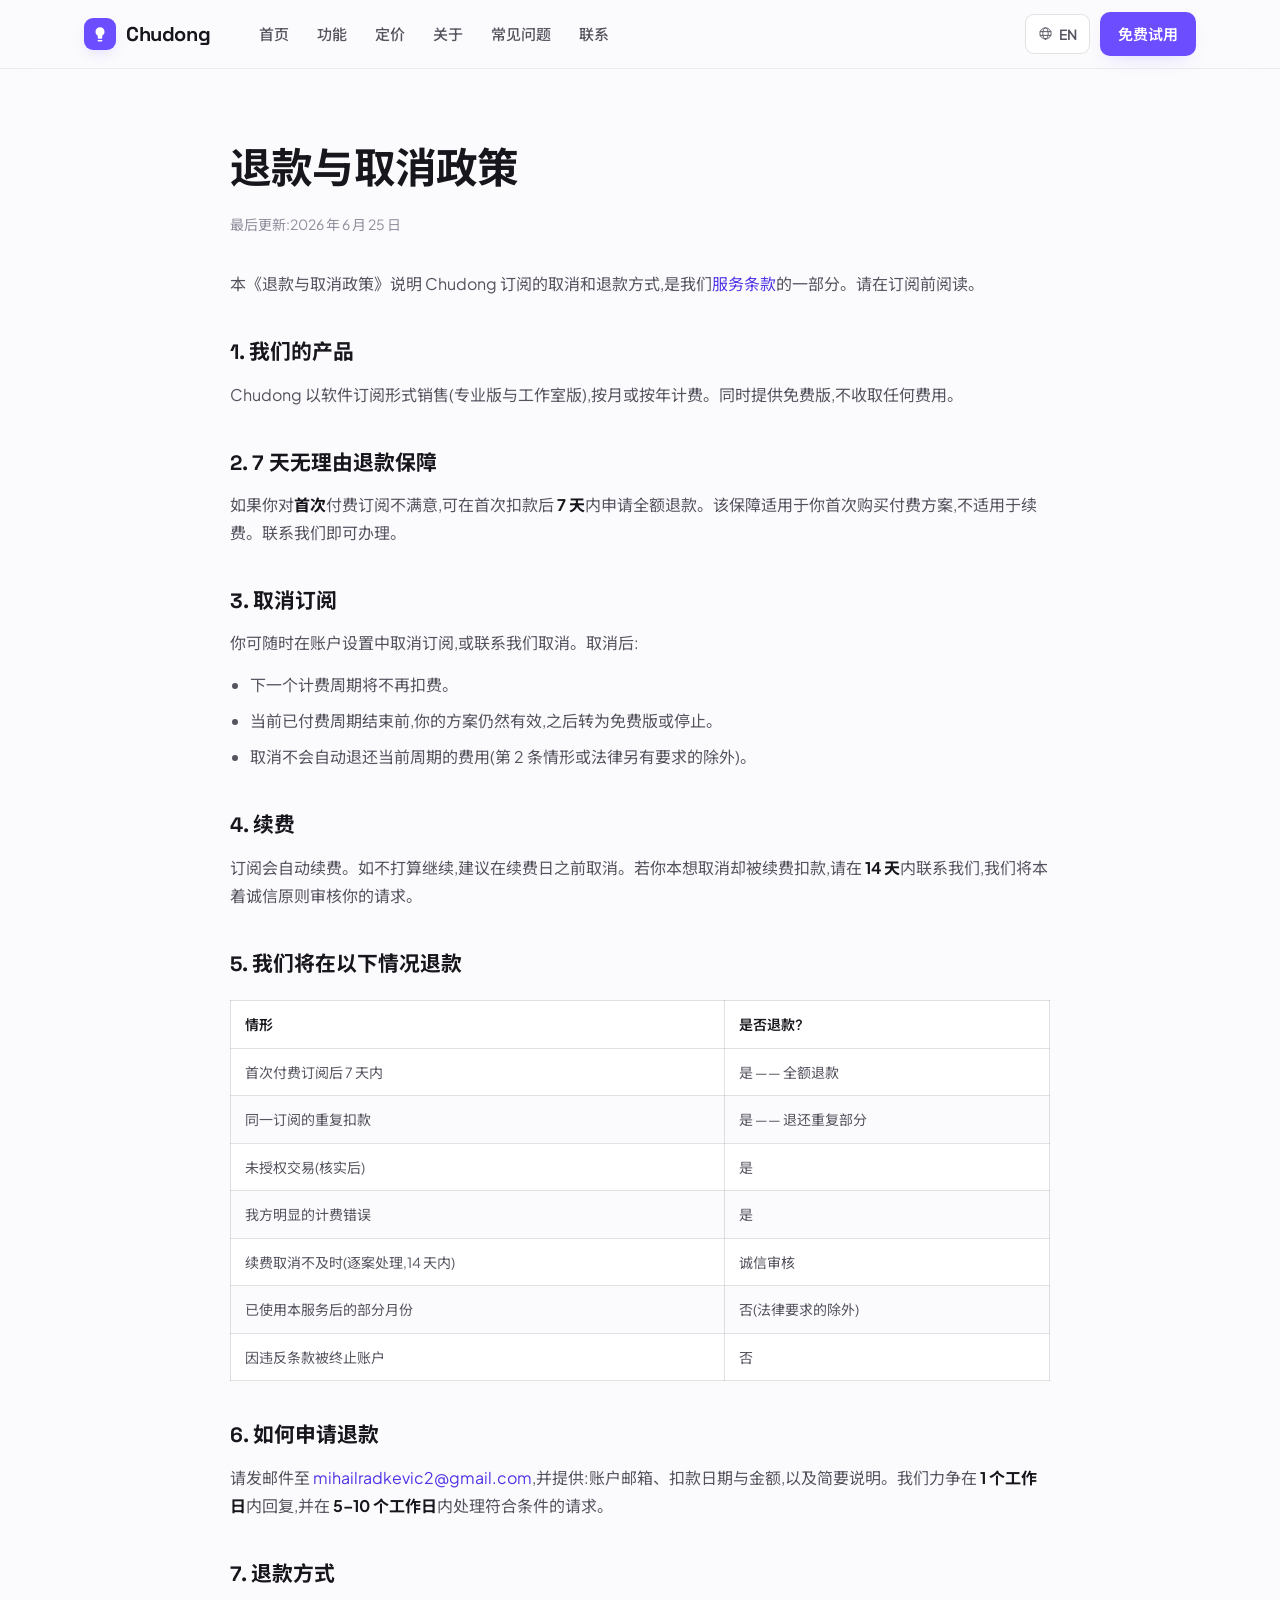
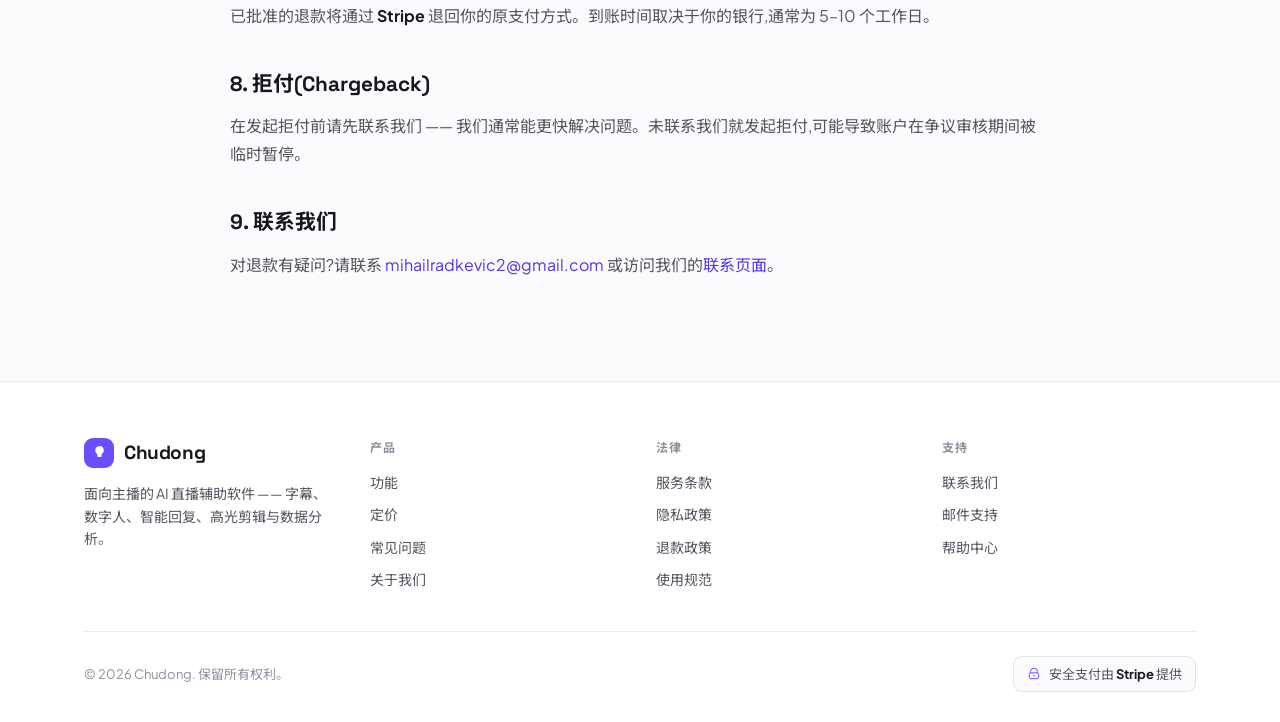
<file: refund.html>
<!DOCTYPE html>
<html lang="zh">
<head>
<meta charset="utf-8">
<meta name="viewport" content="width=device-width, initial-scale=1">
<title>退款政策 Refund Policy — ChudongLive</title>
<link rel="icon" href="assets/favicon.svg" type="image/svg+xml">
<script>(function(){try{var l=localStorage.getItem('lang')||'zh';document.documentElement.setAttribute('data-lang',l==='zh'?'zh':'en');}catch(e){document.documentElement.setAttribute('data-lang','zh');}})();</script>
<link rel="preconnect" href="https://fonts.googleapis.com">
<link rel="preconnect" href="https://fonts.gstatic.com" crossorigin>
<link href="https://fonts.googleapis.com/css2?family=Plus+Jakarta+Sans:wght@400;500;600;700;800&family=Space+Grotesk:wght@500;600;700&family=Noto+Sans+SC:wght@400;500;700&display=swap" rel="stylesheet">
<style>
  html,body{margin:0;padding:0}*{box-sizing:border-box}
  body{background:#FBFBFD;-webkit-font-smoothing:antialiased}
  [data-lang="en"] .lx-zh{display:none!important}
  [data-lang="zh"] .lx-en{display:none!important}
  .lgl{max-width:820px;margin:0 auto;color:#56535F;font-size:16px;line-height:1.75}
  .lgl h1{font-family:'Space Grotesk','Noto Sans SC',sans-serif;color:#17161C;font-weight:700;letter-spacing:-.02em;font-size:clamp(1.9rem,3.5vw,2.6rem);margin:0 0 6px}
  .lgl .updated{color:#908D9C;font-size:14px;margin:0 0 34px}
  .lgl h2{font-family:'Space Grotesk','Noto Sans SC',sans-serif;color:#17161C;font-size:1.3rem;font-weight:700;margin:36px 0 10px}
  .lgl p{margin:0 0 14px}
  .lgl ul{padding-left:20px;margin:0 0 14px}
  .lgl li{margin-bottom:8px}
  .lgl a{color:var(--brand-deep,#5334E6);text-decoration:none}
  .lgl strong{color:#17161C}
  .lgl table{width:100%;border-collapse:collapse;margin:18px 0;font-size:14px}
  .lgl th,.lgl td{border:1px solid rgba(23,22,30,.12);padding:11px 14px;text-align:left}
  .lgl th{background:#fff;color:#17161C;font-weight:600}
  .lgl tbody tr:nth-child(odd){background:#fff}
</style>
</head>
<body>

<div style="font-family:'Plus Jakarta Sans','Noto Sans SC',system-ui,sans-serif;color:#17161C;background:#FBFBFD;line-height:1.6;--brand:#6C4DFF;--brand-deep:#5334E6;--brand-soft:#F2EEFF;--brand-ring:rgba(108,77,255,.28)">

  
<header style="position:sticky;top:0;z-index:50;background:rgba(251,251,253,.82);backdrop-filter:saturate(160%) blur(14px);border-bottom:1px solid rgba(23,22,30,.07);font-family:'Plus Jakarta Sans','Noto Sans SC',system-ui,sans-serif">
  <div style="max-width:1160px;margin:0 auto;padding:0 24px;display:flex;align-items:center;gap:18px;height:68px">
    <a href="index.html" style="display:flex;align-items:center;gap:10px;color:#17161C;font-weight:800;font-size:20px;letter-spacing:-.02em;text-decoration:none;font-family:'Space Grotesk',sans-serif">
      <span style="width:32px;height:32px;border-radius:9px;background:var(--brand,#6C4DFF);display:grid;place-items:center;box-shadow:0 6px 16px -6px var(--brand-ring,rgba(108,77,255,.28))">
        <svg viewBox="0 0 24 24" width="18" height="18" fill="none"><path d="M12 3a6 6 0 0 0-6 6c0 2.2 1.2 4.1 3 5.2V17a1.3 1.3 0 0 0 1.3 1.3h3.4A1.3 1.3 0 0 0 15 17v-2.8a6 6 0 0 0-3-11.2Z" fill="#fff"/><path d="M9.6 21h4.8" stroke="#fff" stroke-width="1.7" stroke-linecap="round"/></svg>
      </span>
      Chudong
    </a>
    <nav style="display:flex;align-items:center;gap:2px;margin-left:18px;flex-wrap:wrap">
      <a data-nav="home" href="index.html" style="color:#56535F;padding:8px 13px;border-radius:9px;font-weight:500;font-size:15px;text-decoration:none"><span class="lx-en">Home</span><span class="lx-zh">首页</span></a>
      <a data-nav="features" href="features.html" style="color:#56535F;padding:8px 13px;border-radius:9px;font-weight:500;font-size:15px;text-decoration:none"><span class="lx-en">Features</span><span class="lx-zh">功能</span></a>
      <a data-nav="pricing" href="pricing.html" style="color:#56535F;padding:8px 13px;border-radius:9px;font-weight:500;font-size:15px;text-decoration:none"><span class="lx-en">Pricing</span><span class="lx-zh">定价</span></a>
      <a data-nav="about" href="about.html" style="color:#56535F;padding:8px 13px;border-radius:9px;font-weight:500;font-size:15px;text-decoration:none"><span class="lx-en">About</span><span class="lx-zh">关于</span></a>
      <a data-nav="faq" href="faq.html" style="color:#56535F;padding:8px 13px;border-radius:9px;font-weight:500;font-size:15px;text-decoration:none"><span class="lx-en">FAQ</span><span class="lx-zh">常见问题</span></a>
      <a data-nav="contact" href="contact.html" style="color:#56535F;padding:8px 13px;border-radius:9px;font-weight:500;font-size:15px;text-decoration:none"><span class="lx-en">Contact</span><span class="lx-zh">联系</span></a>
    </nav>
    <div style="margin-left:auto;display:flex;align-items:center;gap:10px">
      <button onclick="__cdLang()" aria-label="切换语言" style="display:inline-flex;align-items:center;gap:6px;background:#fff;color:#56535F;border:1px solid rgba(23,22,30,.12);border-radius:9px;padding:8px 12px;font:inherit;font-size:14px;font-weight:600;cursor:pointer">
        <svg viewBox="0 0 24 24" width="15" height="15" fill="none"><path d="M12 21a9 9 0 1 0 0-18 9 9 0 0 0 0 18Zm0 0c2.4 0 4.3-4 4.3-9S14.4 3 12 3 7.7 7 7.7 12s1.9 9 4.3 9ZM3.5 9h17M3.5 15h17" stroke="currentColor" stroke-width="1.5" stroke-linecap="round"/></svg>
        <span class="lx-en">中文</span><span class="lx-zh">EN</span>
      </button>
      <a href="pricing.html" style="display:inline-flex;align-items:center;background:var(--brand,#6C4DFF);color:#fff;border-radius:10px;padding:10px 18px;font-weight:600;font-size:15px;text-decoration:none;box-shadow:0 8px 20px -10px var(--brand-ring,rgba(108,77,255,.28))"><span class="lx-en">Start free</span><span class="lx-zh">免费试用</span></a>
    </div>
  </div>
</header>


  <section style="padding:64px 24px 88px">
    <div class="lgl lx-en">
      <h1>Refund &amp; Cancellation Policy</h1>
      <p class="updated">Last updated: June 25, 2026</p>
      <p>This Refund &amp; Cancellation Policy explains how cancellations and refunds work for Chudong subscriptions. It forms part of our <a href="terms.html">Terms of Service</a>. Please read it before subscribing.</p>
      <h2>1. Our products</h2>
      <p>Chudong is sold as a software subscription (Pro and Studio plans) billed monthly or yearly. There is also a free plan with no charge.</p>
      <h2>2. 7-day money-back guarantee</h2>
      <p>If you are not satisfied with your <strong>first</strong> paid subscription, you may request a full refund within <strong>7 days</strong> of the initial charge. This applies to your first purchase of a paid plan; it does not apply to renewals. Contact us and we'll process it.</p>
      <h2>3. Cancellations</h2>
      <p>You can cancel your subscription at any time from your account settings or by contacting us. When you cancel:</p>
      <ul>
        <li>You will not be charged again for the next billing period.</li>
        <li>Your plan remains active until the end of the current paid period, then reverts to the free plan or stops.</li>
        <li>Cancelling does not automatically refund the current period (except under Section 2 or where required by law).</li>
      </ul>
      <h2>4. Renewals</h2>
      <p>Subscriptions renew automatically. We recommend cancelling before your renewal date if you do not wish to continue. If you are charged for a renewal you intended to cancel, contact us within <strong>14 days</strong> and we will review your request in good faith.</p>
      <h2>5. When we will issue a refund</h2>
      <table>
        <thead><tr><th>Situation</th><th>Refund?</th></tr></thead>
        <tbody>
          <tr><td>Within 7 days of your first paid subscription</td><td>Yes — full refund</td></tr>
          <tr><td>Duplicate charge for the same subscription</td><td>Yes — duplicate refunded</td></tr>
          <tr><td>Unauthorized transaction (after verification)</td><td>Yes</td></tr>
          <tr><td>Obvious billing error by us</td><td>Yes</td></tr>
          <tr><td>Renewal cancelled late (case-by-case, within 14 days)</td><td>Reviewed in good faith</td></tr>
          <tr><td>Partial month after using the Service</td><td>No (except where required by law)</td></tr>
          <tr><td>Account terminated for violating our Terms</td><td>No</td></tr>
        </tbody>
      </table>
      <h2>6. How to request a refund</h2>
      <p>Email <a href="mailto:mihailradkevic2@gmail.com">mihailradkevic2@gmail.com</a> with: the email on your account, the date and amount of the charge, and a brief description. We aim to reply within <strong>1 business day</strong> and resolve eligible requests within <strong>5–10 business days</strong>.</p>
      <h2>7. How refunds are issued</h2>
      <p>Approved refunds are returned to your original payment method via <strong>Stripe</strong>. The time to appear on your statement depends on your bank, typically 5–10 business days.</p>
      <h2>8. Chargebacks</h2>
      <p>Please contact us before filing a chargeback — we can usually resolve issues faster. Filing a chargeback without contacting us may lead to temporary suspension while the dispute is reviewed.</p>
      <h2>9. Contact</h2>
      <p>Questions about refunds? Contact <a href="mailto:mihailradkevic2@gmail.com">mihailradkevic2@gmail.com</a> or our <a href="contact.html">Contact page</a>.</p>
    </div>

    <div class="lgl lx-zh">
      <h1>退款与取消政策</h1>
      <p class="updated">最后更新:2026 年 6 月 25 日</p>
      <p>本《退款与取消政策》说明 Chudong 订阅的取消和退款方式,是我们<a href="terms.html">服务条款</a>的一部分。请在订阅前阅读。</p>
      <h2>1. 我们的产品</h2>
      <p>Chudong 以软件订阅形式销售(专业版与工作室版),按月或按年计费。同时提供免费版,不收取任何费用。</p>
      <h2>2. 7 天无理由退款保障</h2>
      <p>如果你对<strong>首次</strong>付费订阅不满意,可在首次扣款后 <strong>7 天</strong>内申请全额退款。该保障适用于你首次购买付费方案,不适用于续费。联系我们即可办理。</p>
      <h2>3. 取消订阅</h2>
      <p>你可随时在账户设置中取消订阅,或联系我们取消。取消后:</p>
      <ul>
        <li>下一个计费周期将不再扣费。</li>
        <li>当前已付费周期结束前,你的方案仍然有效,之后转为免费版或停止。</li>
        <li>取消不会自动退还当前周期的费用(第 2 条情形或法律另有要求的除外)。</li>
      </ul>
      <h2>4. 续费</h2>
      <p>订阅会自动续费。如不打算继续,建议在续费日之前取消。若你本想取消却被续费扣款,请在 <strong>14 天</strong>内联系我们,我们将本着诚信原则审核你的请求。</p>
      <h2>5. 我们将在以下情况退款</h2>
      <table>
        <thead><tr><th>情形</th><th>是否退款?</th></tr></thead>
        <tbody>
          <tr><td>首次付费订阅后 7 天内</td><td>是 —— 全额退款</td></tr>
          <tr><td>同一订阅的重复扣款</td><td>是 —— 退还重复部分</td></tr>
          <tr><td>未授权交易(核实后)</td><td>是</td></tr>
          <tr><td>我方明显的计费错误</td><td>是</td></tr>
          <tr><td>续费取消不及时(逐案处理,14 天内)</td><td>诚信审核</td></tr>
          <tr><td>已使用本服务后的部分月份</td><td>否(法律要求的除外)</td></tr>
          <tr><td>因违反条款被终止账户</td><td>否</td></tr>
        </tbody>
      </table>
      <h2>6. 如何申请退款</h2>
      <p>请发邮件至 <a href="mailto:mihailradkevic2@gmail.com">mihailradkevic2@gmail.com</a>,并提供:账户邮箱、扣款日期与金额,以及简要说明。我们力争在 <strong>1 个工作日</strong>内回复,并在 <strong>5–10 个工作日</strong>内处理符合条件的请求。</p>
      <h2>7. 退款方式</h2>
      <p>已批准的退款将通过 <strong>Stripe</strong> 退回你的原支付方式。到账时间取决于你的银行,通常为 5–10 个工作日。</p>
      <h2>8. 拒付(Chargeback)</h2>
      <p>在发起拒付前请先联系我们 —— 我们通常能更快解决问题。未联系我们就发起拒付,可能导致账户在争议审核期间被临时暂停。</p>
      <h2>9. 联系我们</h2>
      <p>对退款有疑问?请联系 <a href="mailto:mihailradkevic2@gmail.com">mihailradkevic2@gmail.com</a> 或访问我们的<a href="contact.html">联系页面</a>。</p>
    </div>
  </section>

  
<footer style="background:#fff;border-top:1px solid rgba(23,22,30,.08);font-family:'Plus Jakarta Sans','Noto Sans SC',system-ui,sans-serif">
  <div style="max-width:1160px;margin:0 auto;padding:56px 24px 30px">
    <div style="display:grid;grid-template-columns:repeat(auto-fit,minmax(180px,1fr));gap:32px;margin-bottom:40px">
      <div style="grid-column:span 1;min-width:220px">
        <a href="index.html" style="display:flex;align-items:center;gap:10px;color:#17161C;font-weight:800;font-size:19px;letter-spacing:-.02em;text-decoration:none;font-family:'Space Grotesk',sans-serif;margin-bottom:14px"><span style="width:30px;height:30px;border-radius:9px;background:var(--brand,#6C4DFF);display:grid;place-items:center"><svg viewBox="0 0 24 24" width="17" height="17" fill="none"><path d="M12 3a6 6 0 0 0-6 6c0 2.2 1.2 4.1 3 5.2V17a1.3 1.3 0 0 0 1.3 1.3h3.4A1.3 1.3 0 0 0 15 17v-2.8a6 6 0 0 0-3-11.2Z" fill="#fff"/></svg></span>Chudong</a>
        <p style="font-size:14px;color:#56535F;max-width:280px;margin:0"><span class="lx-en">AI assistant software for live streamers — captions, AI co-host, smart replies, highlights, and analytics.</span><span class="lx-zh">面向主播的 AI 直播辅助软件 —— 字幕、数字人、智能回复、高光剪辑与数据分析。</span></p>
      </div>
      <div>
        <h4 style="font-size:12px;text-transform:uppercase;letter-spacing:.12em;color:#908D9C;margin:0 0 14px;font-weight:700"><span class="lx-en">Product</span><span class="lx-zh">产品</span></h4>
        <div style="display:flex;flex-direction:column;gap:10px;font-size:14px">
          <a href="features.html" style="color:#56535F;text-decoration:none"><span class="lx-en">Features</span><span class="lx-zh">功能</span></a>
          <a href="pricing.html" style="color:#56535F;text-decoration:none"><span class="lx-en">Pricing</span><span class="lx-zh">定价</span></a>
          <a href="faq.html" style="color:#56535F;text-decoration:none"><span class="lx-en">FAQ</span><span class="lx-zh">常见问题</span></a>
          <a href="about.html" style="color:#56535F;text-decoration:none"><span class="lx-en">About us</span><span class="lx-zh">关于我们</span></a>
        </div>
      </div>
      <div>
        <h4 style="font-size:12px;text-transform:uppercase;letter-spacing:.12em;color:#908D9C;margin:0 0 14px;font-weight:700"><span class="lx-en">Legal</span><span class="lx-zh">法律</span></h4>
        <div style="display:flex;flex-direction:column;gap:10px;font-size:14px">
          <a href="terms.html" style="color:#56535F;text-decoration:none"><span class="lx-en">Terms of Service</span><span class="lx-zh">服务条款</span></a>
          <a href="privacy.html" style="color:#56535F;text-decoration:none"><span class="lx-en">Privacy Policy</span><span class="lx-zh">隐私政策</span></a>
          <a href="refund.html" style="color:#56535F;text-decoration:none"><span class="lx-en">Refund Policy</span><span class="lx-zh">退款政策</span></a>
          <a href="guidelines.html" style="color:#56535F;text-decoration:none"><span class="lx-en">Acceptable Use</span><span class="lx-zh">使用规范</span></a>
        </div>
      </div>
      <div>
        <h4 style="font-size:12px;text-transform:uppercase;letter-spacing:.12em;color:#908D9C;margin:0 0 14px;font-weight:700"><span class="lx-en">Support</span><span class="lx-zh">支持</span></h4>
        <div style="display:flex;flex-direction:column;gap:10px;font-size:14px">
          <a href="contact.html" style="color:#56535F;text-decoration:none"><span class="lx-en">Contact us</span><span class="lx-zh">联系我们</span></a>
          <a href="mailto:mihailradkevic2@gmail.com" style="color:#56535F;text-decoration:none"><span class="lx-en">Email support</span><span class="lx-zh">邮件支持</span></a>
          <a href="faq.html" style="color:#56535F;text-decoration:none"><span class="lx-en">Help center</span><span class="lx-zh">帮助中心</span></a>
        </div>
      </div>
    </div>
    <div style="border-top:1px solid rgba(23,22,30,.08);padding-top:24px;display:flex;justify-content:space-between;gap:16px;flex-wrap:wrap;align-items:center">
      <p style="margin:0;font-size:13px;color:#908D9C">© 2026 Chudong. <span class="lx-en">All rights reserved.</span><span class="lx-zh">保留所有权利。</span></p>
      <div style="display:inline-flex;gap:8px;align-items:center;font-size:13px;color:#56535F;background:#FBFBFD;border:1px solid rgba(23,22,30,.1);border-radius:9px;padding:7px 13px">
        <svg viewBox="0 0 24 24" width="14" height="14" fill="none"><path d="M6 10V8a6 6 0 0 1 12 0v2" stroke="var(--brand,#6C4DFF)" stroke-width="1.7" stroke-linecap="round"/><rect x="4" y="10" width="16" height="10" rx="2.5" stroke="var(--brand,#6C4DFF)" stroke-width="1.7"/><circle cx="12" cy="15" r="1.4" fill="var(--brand,#6C4DFF)"/></svg>
        <span class="lx-en">Secure payments powered by <strong style="color:#17161C;font-weight:700">Stripe</strong></span><span class="lx-zh">安全支付由 <strong style="color:#17161C;font-weight:700">Stripe</strong> 提供</span>
      </div>
    </div>
  </div>
</footer>


</div>

<script>function __cdLang(){var h=document.documentElement;var n=h.getAttribute('data-lang')==='zh'?'en':'zh';h.setAttribute('data-lang',n);try{localStorage.setItem('lang',n);}catch(e){}}function __cdForm(f){var m=document.getElementById('cdFormMsg');if(m){m.style.display='block';}if(f&&f.reset){f.reset();}return false;}</script>
</body>
</html>
</file>
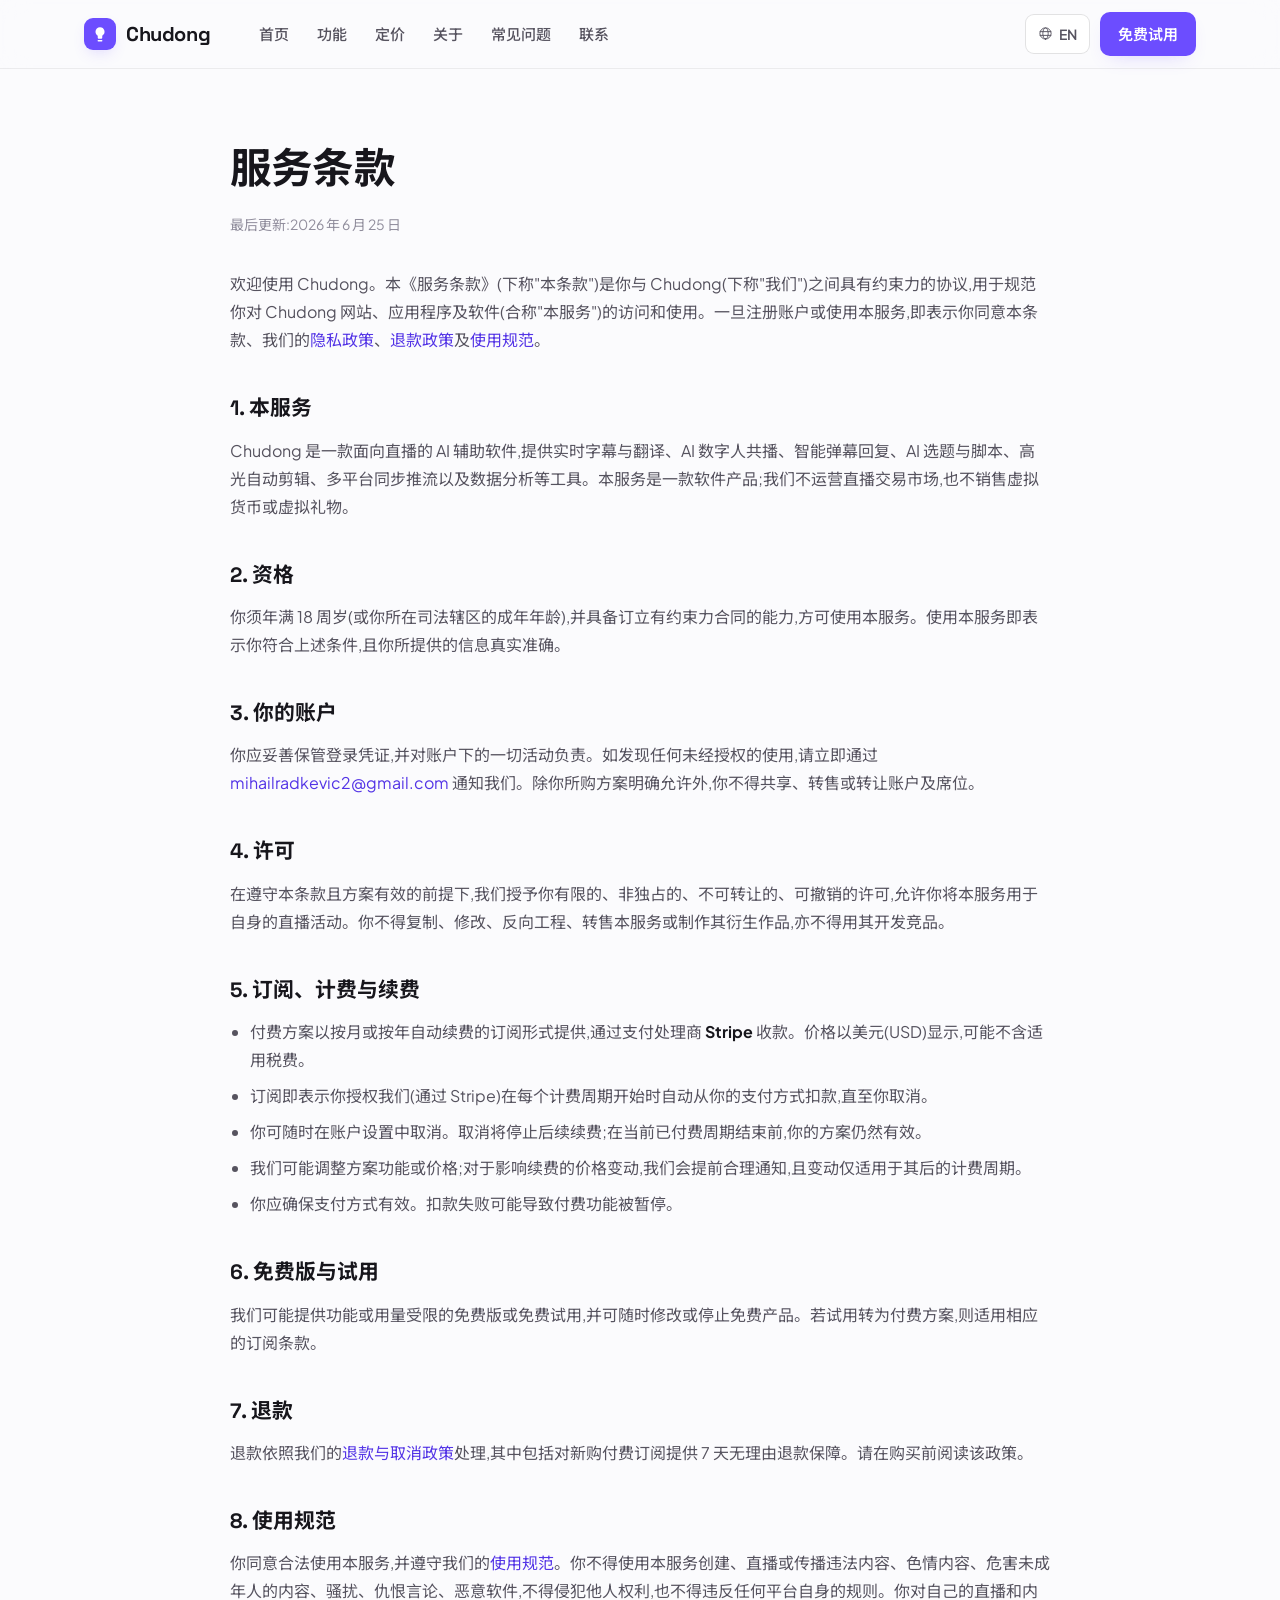
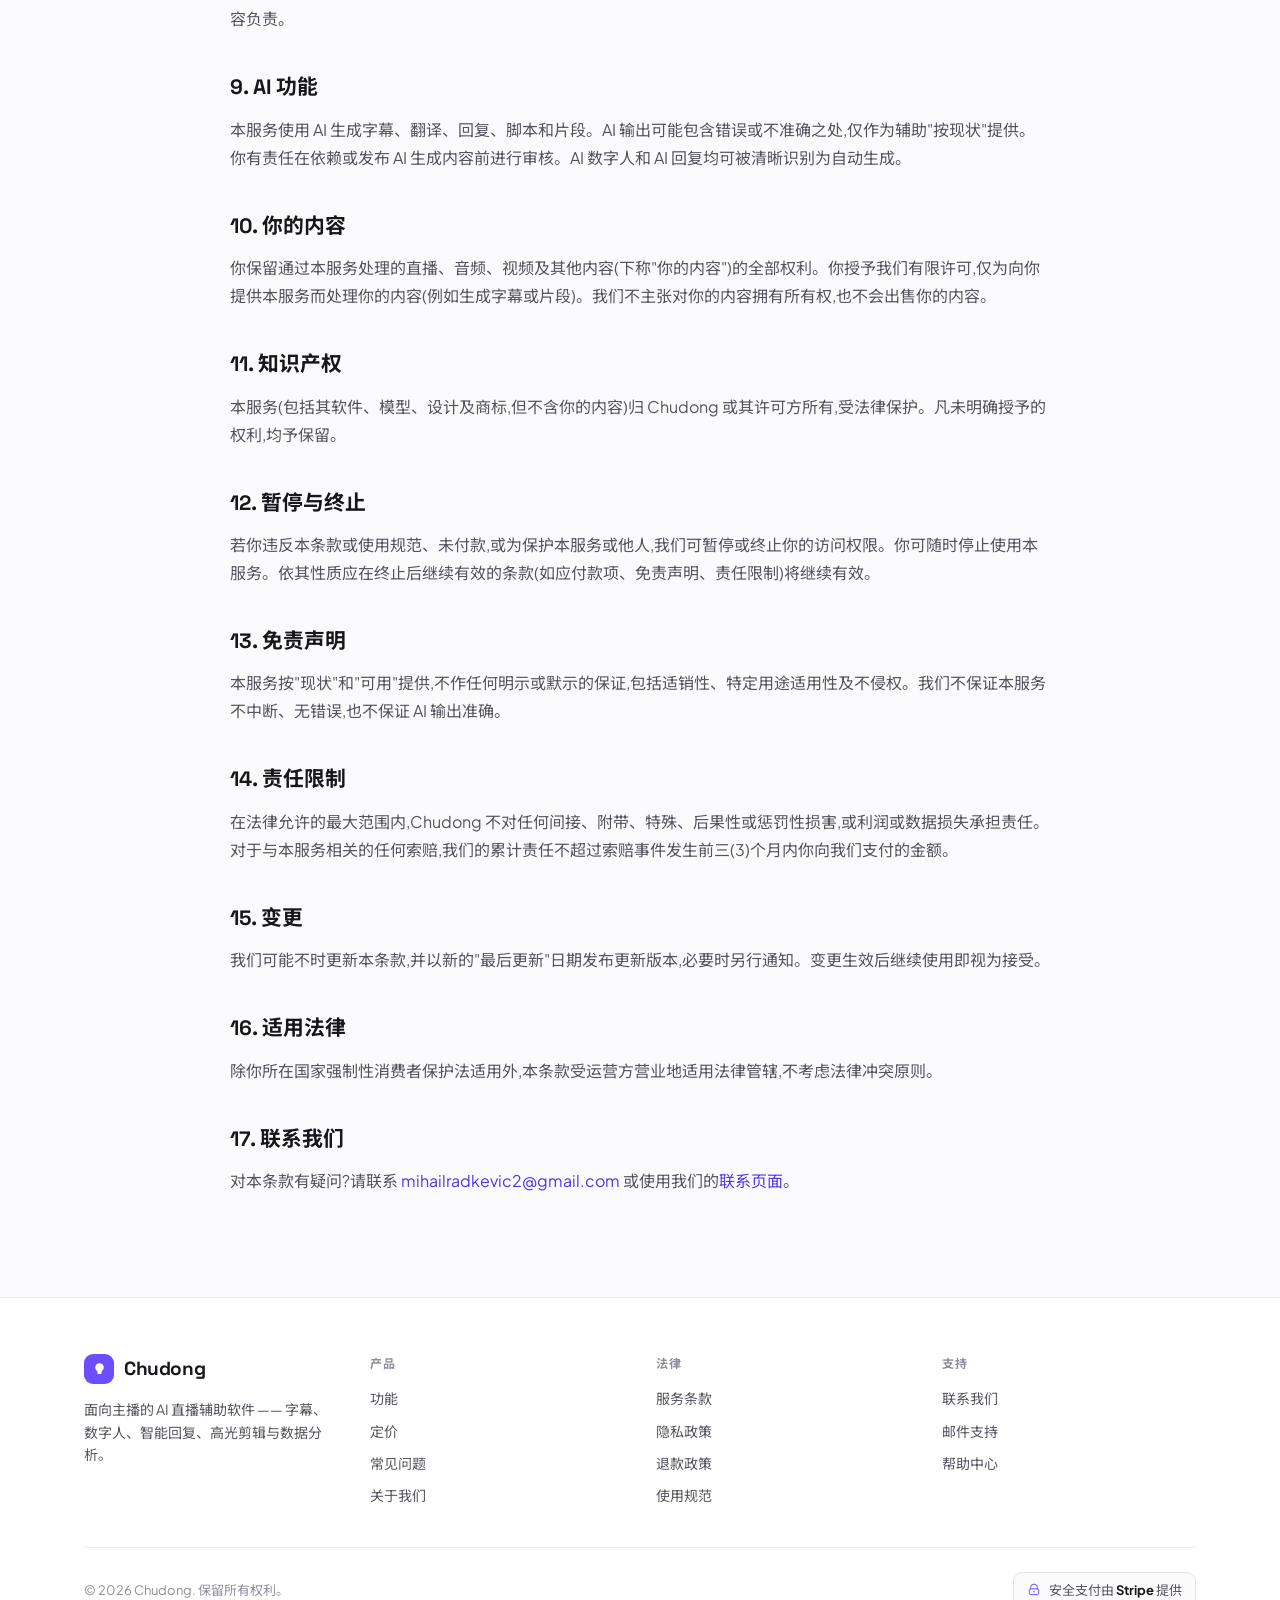
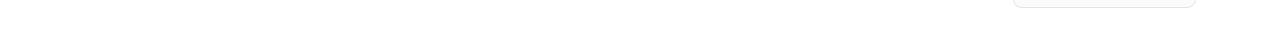
<file: terms.html>
<!DOCTYPE html>
<html lang="zh">
<head>
<meta charset="utf-8">
<meta name="viewport" content="width=device-width, initial-scale=1">
<title>服务条款 Terms of Service — ChudongLive</title>
<link rel="icon" href="assets/favicon.svg" type="image/svg+xml">
<script>(function(){try{var l=localStorage.getItem('lang')||'zh';document.documentElement.setAttribute('data-lang',l==='zh'?'zh':'en');}catch(e){document.documentElement.setAttribute('data-lang','zh');}})();</script>
<link rel="preconnect" href="https://fonts.googleapis.com">
<link rel="preconnect" href="https://fonts.gstatic.com" crossorigin>
<link href="https://fonts.googleapis.com/css2?family=Plus+Jakarta+Sans:wght@400;500;600;700;800&family=Space+Grotesk:wght@500;600;700&family=Noto+Sans+SC:wght@400;500;700&display=swap" rel="stylesheet">
<style>
  html,body{margin:0;padding:0}*{box-sizing:border-box}
  body{background:#FBFBFD;-webkit-font-smoothing:antialiased}
  [data-lang="en"] .lx-zh{display:none!important}
  [data-lang="zh"] .lx-en{display:none!important}
  .lgl{max-width:820px;margin:0 auto;color:#56535F;font-size:16px;line-height:1.75}
  .lgl h1{font-family:'Space Grotesk','Noto Sans SC',sans-serif;color:#17161C;font-weight:700;letter-spacing:-.02em;font-size:clamp(1.9rem,3.5vw,2.6rem);margin:0 0 6px}
  .lgl .updated{color:#908D9C;font-size:14px;margin:0 0 34px}
  .lgl h2{font-family:'Space Grotesk','Noto Sans SC',sans-serif;color:#17161C;font-size:1.3rem;font-weight:700;margin:36px 0 10px}
  .lgl h3{color:#17161C;font-size:1.05rem;font-weight:600;margin:22px 0 8px}
  .lgl p{margin:0 0 14px}
  .lgl ul{padding-left:20px;margin:0 0 14px}
  .lgl li{margin-bottom:8px}
  .lgl a{color:var(--brand-deep,#5334E6);text-decoration:none}
  .lgl strong{color:#17161C}
</style>
</head>
<body>

<div style="font-family:'Plus Jakarta Sans','Noto Sans SC',system-ui,sans-serif;color:#17161C;background:#FBFBFD;line-height:1.6;--brand:#6C4DFF;--brand-deep:#5334E6;--brand-soft:#F2EEFF;--brand-ring:rgba(108,77,255,.28)">

  
<header style="position:sticky;top:0;z-index:50;background:rgba(251,251,253,.82);backdrop-filter:saturate(160%) blur(14px);border-bottom:1px solid rgba(23,22,30,.07);font-family:'Plus Jakarta Sans','Noto Sans SC',system-ui,sans-serif">
  <div style="max-width:1160px;margin:0 auto;padding:0 24px;display:flex;align-items:center;gap:18px;height:68px">
    <a href="index.html" style="display:flex;align-items:center;gap:10px;color:#17161C;font-weight:800;font-size:20px;letter-spacing:-.02em;text-decoration:none;font-family:'Space Grotesk',sans-serif">
      <span style="width:32px;height:32px;border-radius:9px;background:var(--brand,#6C4DFF);display:grid;place-items:center;box-shadow:0 6px 16px -6px var(--brand-ring,rgba(108,77,255,.28))">
        <svg viewBox="0 0 24 24" width="18" height="18" fill="none"><path d="M12 3a6 6 0 0 0-6 6c0 2.2 1.2 4.1 3 5.2V17a1.3 1.3 0 0 0 1.3 1.3h3.4A1.3 1.3 0 0 0 15 17v-2.8a6 6 0 0 0-3-11.2Z" fill="#fff"/><path d="M9.6 21h4.8" stroke="#fff" stroke-width="1.7" stroke-linecap="round"/></svg>
      </span>
      Chudong
    </a>
    <nav style="display:flex;align-items:center;gap:2px;margin-left:18px;flex-wrap:wrap">
      <a data-nav="home" href="index.html" style="color:#56535F;padding:8px 13px;border-radius:9px;font-weight:500;font-size:15px;text-decoration:none"><span class="lx-en">Home</span><span class="lx-zh">首页</span></a>
      <a data-nav="features" href="features.html" style="color:#56535F;padding:8px 13px;border-radius:9px;font-weight:500;font-size:15px;text-decoration:none"><span class="lx-en">Features</span><span class="lx-zh">功能</span></a>
      <a data-nav="pricing" href="pricing.html" style="color:#56535F;padding:8px 13px;border-radius:9px;font-weight:500;font-size:15px;text-decoration:none"><span class="lx-en">Pricing</span><span class="lx-zh">定价</span></a>
      <a data-nav="about" href="about.html" style="color:#56535F;padding:8px 13px;border-radius:9px;font-weight:500;font-size:15px;text-decoration:none"><span class="lx-en">About</span><span class="lx-zh">关于</span></a>
      <a data-nav="faq" href="faq.html" style="color:#56535F;padding:8px 13px;border-radius:9px;font-weight:500;font-size:15px;text-decoration:none"><span class="lx-en">FAQ</span><span class="lx-zh">常见问题</span></a>
      <a data-nav="contact" href="contact.html" style="color:#56535F;padding:8px 13px;border-radius:9px;font-weight:500;font-size:15px;text-decoration:none"><span class="lx-en">Contact</span><span class="lx-zh">联系</span></a>
    </nav>
    <div style="margin-left:auto;display:flex;align-items:center;gap:10px">
      <button onclick="__cdLang()" aria-label="切换语言" style="display:inline-flex;align-items:center;gap:6px;background:#fff;color:#56535F;border:1px solid rgba(23,22,30,.12);border-radius:9px;padding:8px 12px;font:inherit;font-size:14px;font-weight:600;cursor:pointer">
        <svg viewBox="0 0 24 24" width="15" height="15" fill="none"><path d="M12 21a9 9 0 1 0 0-18 9 9 0 0 0 0 18Zm0 0c2.4 0 4.3-4 4.3-9S14.4 3 12 3 7.7 7 7.7 12s1.9 9 4.3 9ZM3.5 9h17M3.5 15h17" stroke="currentColor" stroke-width="1.5" stroke-linecap="round"/></svg>
        <span class="lx-en">中文</span><span class="lx-zh">EN</span>
      </button>
      <a href="pricing.html" style="display:inline-flex;align-items:center;background:var(--brand,#6C4DFF);color:#fff;border-radius:10px;padding:10px 18px;font-weight:600;font-size:15px;text-decoration:none;box-shadow:0 8px 20px -10px var(--brand-ring,rgba(108,77,255,.28))"><span class="lx-en">Start free</span><span class="lx-zh">免费试用</span></a>
    </div>
  </div>
</header>


  <section style="padding:64px 24px 88px">
    <div class="lgl lx-en">
      <h1>Terms of Service</h1>
      <p class="updated">Last updated: June 25, 2026</p>
      <p>Welcome to Chudong. These Terms of Service ("Terms") are a binding agreement between you and Chudong ("we", "us", or "our") and govern your access to and use of the Chudong website, applications, and software (collectively, the "Service"). By creating an account or using the Service, you agree to these Terms, our <a href="privacy.html">Privacy Policy</a>, <a href="refund.html">Refund Policy</a>, and <a href="guidelines.html">Acceptable Use Policy</a>.</p>
      <h2>1. The Service</h2>
      <p>Chudong is AI assistant software for live streaming. It provides tools such as real-time captions and translation, an AI avatar co-host, smart chat replies, AI-generated topics and scripts, automatic highlight clips, multi-platform simulcast, and analytics. The Service is a software product; we do not host a streaming marketplace, and we do not sell virtual currency or virtual gifts.</p>
      <h2>2. Eligibility</h2>
      <p>You must be at least 18 years old (or the age of majority in your jurisdiction) and able to form a binding contract to use the Service. By using the Service, you represent that you meet these requirements and that the information you provide is accurate.</p>
      <h2>3. Your account</h2>
      <p>You are responsible for safeguarding your login credentials and for all activity under your account. Notify us immediately at <a href="mailto:mihailradkevic2@gmail.com">mihailradkevic2@gmail.com</a> of any unauthorized use. You may not share, resell, or transfer your account or seats except as expressly permitted by your plan.</p>
      <h2>4. License</h2>
      <p>Subject to these Terms and your active plan, we grant you a limited, non-exclusive, non-transferable, revocable license to use the Service for your own streaming activities. You may not copy, modify, reverse engineer, resell, or create derivative works of the Service, or use it to build a competing product.</p>
      <h2>5. Subscriptions, billing &amp; renewals</h2>
      <ul>
        <li>Paid plans are offered as recurring subscriptions billed monthly or yearly through our payment processor, <strong>Stripe</strong>. Prices are shown in US dollars (USD) and may exclude applicable taxes.</li>
        <li>By subscribing, you authorize us (via Stripe) to charge your payment method automatically at the start of each billing period until you cancel.</li>
        <li>You can cancel at any time from your account settings. Cancellation stops future renewals; your plan remains active until the end of the current paid period.</li>
        <li>We may change plan features or pricing; we will give reasonable notice of price changes that affect your renewal, and changes apply only to subsequent billing periods.</li>
        <li>You are responsible for keeping your payment method valid. Failed payments may result in suspension of paid features.</li>
      </ul>
      <h2>6. Free plan &amp; trials</h2>
      <p>We may offer a free plan or free trial with limited features or usage. We may modify or discontinue free offerings at any time. If a trial converts to a paid plan, the applicable subscription terms apply.</p>
      <h2>7. Refunds</h2>
      <p>Refunds are handled as described in our <a href="refund.html">Refund &amp; Cancellation Policy</a>, which includes a 7-day money-back guarantee on new paid subscriptions. Please review it before purchasing.</p>
      <h2>8. Acceptable use</h2>
      <p>You agree to use the Service lawfully and in line with our <a href="guidelines.html">Acceptable Use Policy</a>. You must not use the Service to create, stream, or distribute illegal content, sexually explicit material, content that exploits minors, harassment, hate speech, malware, or to infringe others' rights, or to violate any platform's own rules. You are responsible for your streams and content.</p>
      <h2>9. AI features</h2>
      <p>The Service uses AI to generate captions, translations, replies, scripts, and clips. AI output may contain errors or inaccuracies and is provided "as is" for assistance only. You are responsible for reviewing AI-generated content before relying on or publishing it. AI co-host and AI replies are clearly identifiable as automated.</p>
      <h2>10. Your content</h2>
      <p>You retain all rights to the streams, audio, video, and other content you process with the Service ("Your Content"). You grant us a limited license to process Your Content solely to provide the Service to you (for example, to generate captions or clips). We do not claim ownership of Your Content and do not sell it.</p>
      <h2>11. Intellectual property</h2>
      <p>The Service, including its software, models, design, and trademarks (excluding Your Content), is owned by Chudong or its licensors and protected by law. All rights not expressly granted are reserved.</p>
      <h2>12. Suspension &amp; termination</h2>
      <p>We may suspend or terminate your access if you violate these Terms or the Acceptable Use Policy, fail to pay, or to protect the Service or others. You may stop using the Service at any time. Sections that by their nature should survive termination (e.g., payment owed, disclaimers, liability limits) will survive.</p>
      <h2>13. Disclaimers</h2>
      <p>The Service is provided "as is" and "as available" without warranties of any kind, express or implied, including merchantability, fitness for a particular purpose, and non-infringement. We do not warrant that the Service will be uninterrupted, error-free, or that AI output will be accurate.</p>
      <h2>14. Limitation of liability</h2>
      <p>To the maximum extent permitted by law, Chudong will not be liable for indirect, incidental, special, consequential, or punitive damages, or lost profits or data. Our total liability for any claim relating to the Service will not exceed the amount you paid us in the three (3) months before the event giving rise to the claim.</p>
      <h2>15. Changes</h2>
      <p>We may update these Terms from time to time. We will post the updated Terms with a new "Last updated" date and, where appropriate, provide additional notice. Continued use after changes take effect constitutes acceptance.</p>
      <h2>16. Governing law</h2>
      <p>These Terms are governed by the laws applicable in the operator's place of business, without regard to conflict-of-law principles, except where mandatory consumer-protection laws of your country apply.</p>
      <h2>17. Contact</h2>
      <p>Questions about these Terms? Contact <a href="mailto:mihailradkevic2@gmail.com">mihailradkevic2@gmail.com</a> or use our <a href="contact.html">Contact page</a>.</p>
    </div>

    <div class="lgl lx-zh">
      <h1>服务条款</h1>
      <p class="updated">最后更新:2026 年 6 月 25 日</p>
      <p>欢迎使用 Chudong。本《服务条款》(下称"本条款")是你与 Chudong(下称"我们")之间具有约束力的协议,用于规范你对 Chudong 网站、应用程序及软件(合称"本服务")的访问和使用。一旦注册账户或使用本服务,即表示你同意本条款、我们的<a href="privacy.html">隐私政策</a>、<a href="refund.html">退款政策</a>及<a href="guidelines.html">使用规范</a>。</p>
      <h2>1. 本服务</h2>
      <p>Chudong 是一款面向直播的 AI 辅助软件,提供实时字幕与翻译、AI 数字人共播、智能弹幕回复、AI 选题与脚本、高光自动剪辑、多平台同步推流以及数据分析等工具。本服务是一款软件产品;我们不运营直播交易市场,也不销售虚拟货币或虚拟礼物。</p>
      <h2>2. 资格</h2>
      <p>你须年满 18 周岁(或你所在司法辖区的成年年龄),并具备订立有约束力合同的能力,方可使用本服务。使用本服务即表示你符合上述条件,且你所提供的信息真实准确。</p>
      <h2>3. 你的账户</h2>
      <p>你应妥善保管登录凭证,并对账户下的一切活动负责。如发现任何未经授权的使用,请立即通过 <a href="mailto:mihailradkevic2@gmail.com">mihailradkevic2@gmail.com</a> 通知我们。除你所购方案明确允许外,你不得共享、转售或转让账户及席位。</p>
      <h2>4. 许可</h2>
      <p>在遵守本条款且方案有效的前提下,我们授予你有限的、非独占的、不可转让的、可撤销的许可,允许你将本服务用于自身的直播活动。你不得复制、修改、反向工程、转售本服务或制作其衍生作品,亦不得用其开发竞品。</p>
      <h2>5. 订阅、计费与续费</h2>
      <ul>
        <li>付费方案以按月或按年自动续费的订阅形式提供,通过支付处理商 <strong>Stripe</strong> 收款。价格以美元(USD)显示,可能不含适用税费。</li>
        <li>订阅即表示你授权我们(通过 Stripe)在每个计费周期开始时自动从你的支付方式扣款,直至你取消。</li>
        <li>你可随时在账户设置中取消。取消将停止后续续费;在当前已付费周期结束前,你的方案仍然有效。</li>
        <li>我们可能调整方案功能或价格;对于影响续费的价格变动,我们会提前合理通知,且变动仅适用于其后的计费周期。</li>
        <li>你应确保支付方式有效。扣款失败可能导致付费功能被暂停。</li>
      </ul>
      <h2>6. 免费版与试用</h2>
      <p>我们可能提供功能或用量受限的免费版或免费试用,并可随时修改或停止免费产品。若试用转为付费方案,则适用相应的订阅条款。</p>
      <h2>7. 退款</h2>
      <p>退款依照我们的<a href="refund.html">退款与取消政策</a>处理,其中包括对新购付费订阅提供 7 天无理由退款保障。请在购买前阅读该政策。</p>
      <h2>8. 使用规范</h2>
      <p>你同意合法使用本服务,并遵守我们的<a href="guidelines.html">使用规范</a>。你不得使用本服务创建、直播或传播违法内容、色情内容、危害未成年人的内容、骚扰、仇恨言论、恶意软件,不得侵犯他人权利,也不得违反任何平台自身的规则。你对自己的直播和内容负责。</p>
      <h2>9. AI 功能</h2>
      <p>本服务使用 AI 生成字幕、翻译、回复、脚本和片段。AI 输出可能包含错误或不准确之处,仅作为辅助"按现状"提供。你有责任在依赖或发布 AI 生成内容前进行审核。AI 数字人和 AI 回复均可被清晰识别为自动生成。</p>
      <h2>10. 你的内容</h2>
      <p>你保留通过本服务处理的直播、音频、视频及其他内容(下称"你的内容")的全部权利。你授予我们有限许可,仅为向你提供本服务而处理你的内容(例如生成字幕或片段)。我们不主张对你的内容拥有所有权,也不会出售你的内容。</p>
      <h2>11. 知识产权</h2>
      <p>本服务(包括其软件、模型、设计及商标,但不含你的内容)归 Chudong 或其许可方所有,受法律保护。凡未明确授予的权利,均予保留。</p>
      <h2>12. 暂停与终止</h2>
      <p>若你违反本条款或使用规范、未付款,或为保护本服务或他人,我们可暂停或终止你的访问权限。你可随时停止使用本服务。依其性质应在终止后继续有效的条款(如应付款项、免责声明、责任限制)将继续有效。</p>
      <h2>13. 免责声明</h2>
      <p>本服务按"现状"和"可用"提供,不作任何明示或默示的保证,包括适销性、特定用途适用性及不侵权。我们不保证本服务不中断、无错误,也不保证 AI 输出准确。</p>
      <h2>14. 责任限制</h2>
      <p>在法律允许的最大范围内,Chudong 不对任何间接、附带、特殊、后果性或惩罚性损害,或利润或数据损失承担责任。对于与本服务相关的任何索赔,我们的累计责任不超过索赔事件发生前三(3)个月内你向我们支付的金额。</p>
      <h2>15. 变更</h2>
      <p>我们可能不时更新本条款,并以新的"最后更新"日期发布更新版本,必要时另行通知。变更生效后继续使用即视为接受。</p>
      <h2>16. 适用法律</h2>
      <p>除你所在国家强制性消费者保护法适用外,本条款受运营方营业地适用法律管辖,不考虑法律冲突原则。</p>
      <h2>17. 联系我们</h2>
      <p>对本条款有疑问?请联系 <a href="mailto:mihailradkevic2@gmail.com">mihailradkevic2@gmail.com</a> 或使用我们的<a href="contact.html">联系页面</a>。</p>
    </div>
  </section>

  
<footer style="background:#fff;border-top:1px solid rgba(23,22,30,.08);font-family:'Plus Jakarta Sans','Noto Sans SC',system-ui,sans-serif">
  <div style="max-width:1160px;margin:0 auto;padding:56px 24px 30px">
    <div style="display:grid;grid-template-columns:repeat(auto-fit,minmax(180px,1fr));gap:32px;margin-bottom:40px">
      <div style="grid-column:span 1;min-width:220px">
        <a href="index.html" style="display:flex;align-items:center;gap:10px;color:#17161C;font-weight:800;font-size:19px;letter-spacing:-.02em;text-decoration:none;font-family:'Space Grotesk',sans-serif;margin-bottom:14px"><span style="width:30px;height:30px;border-radius:9px;background:var(--brand,#6C4DFF);display:grid;place-items:center"><svg viewBox="0 0 24 24" width="17" height="17" fill="none"><path d="M12 3a6 6 0 0 0-6 6c0 2.2 1.2 4.1 3 5.2V17a1.3 1.3 0 0 0 1.3 1.3h3.4A1.3 1.3 0 0 0 15 17v-2.8a6 6 0 0 0-3-11.2Z" fill="#fff"/></svg></span>Chudong</a>
        <p style="font-size:14px;color:#56535F;max-width:280px;margin:0"><span class="lx-en">AI assistant software for live streamers — captions, AI co-host, smart replies, highlights, and analytics.</span><span class="lx-zh">面向主播的 AI 直播辅助软件 —— 字幕、数字人、智能回复、高光剪辑与数据分析。</span></p>
      </div>
      <div>
        <h4 style="font-size:12px;text-transform:uppercase;letter-spacing:.12em;color:#908D9C;margin:0 0 14px;font-weight:700"><span class="lx-en">Product</span><span class="lx-zh">产品</span></h4>
        <div style="display:flex;flex-direction:column;gap:10px;font-size:14px">
          <a href="features.html" style="color:#56535F;text-decoration:none"><span class="lx-en">Features</span><span class="lx-zh">功能</span></a>
          <a href="pricing.html" style="color:#56535F;text-decoration:none"><span class="lx-en">Pricing</span><span class="lx-zh">定价</span></a>
          <a href="faq.html" style="color:#56535F;text-decoration:none"><span class="lx-en">FAQ</span><span class="lx-zh">常见问题</span></a>
          <a href="about.html" style="color:#56535F;text-decoration:none"><span class="lx-en">About us</span><span class="lx-zh">关于我们</span></a>
        </div>
      </div>
      <div>
        <h4 style="font-size:12px;text-transform:uppercase;letter-spacing:.12em;color:#908D9C;margin:0 0 14px;font-weight:700"><span class="lx-en">Legal</span><span class="lx-zh">法律</span></h4>
        <div style="display:flex;flex-direction:column;gap:10px;font-size:14px">
          <a href="terms.html" style="color:#56535F;text-decoration:none"><span class="lx-en">Terms of Service</span><span class="lx-zh">服务条款</span></a>
          <a href="privacy.html" style="color:#56535F;text-decoration:none"><span class="lx-en">Privacy Policy</span><span class="lx-zh">隐私政策</span></a>
          <a href="refund.html" style="color:#56535F;text-decoration:none"><span class="lx-en">Refund Policy</span><span class="lx-zh">退款政策</span></a>
          <a href="guidelines.html" style="color:#56535F;text-decoration:none"><span class="lx-en">Acceptable Use</span><span class="lx-zh">使用规范</span></a>
        </div>
      </div>
      <div>
        <h4 style="font-size:12px;text-transform:uppercase;letter-spacing:.12em;color:#908D9C;margin:0 0 14px;font-weight:700"><span class="lx-en">Support</span><span class="lx-zh">支持</span></h4>
        <div style="display:flex;flex-direction:column;gap:10px;font-size:14px">
          <a href="contact.html" style="color:#56535F;text-decoration:none"><span class="lx-en">Contact us</span><span class="lx-zh">联系我们</span></a>
          <a href="mailto:mihailradkevic2@gmail.com" style="color:#56535F;text-decoration:none"><span class="lx-en">Email support</span><span class="lx-zh">邮件支持</span></a>
          <a href="faq.html" style="color:#56535F;text-decoration:none"><span class="lx-en">Help center</span><span class="lx-zh">帮助中心</span></a>
        </div>
      </div>
    </div>
    <div style="border-top:1px solid rgba(23,22,30,.08);padding-top:24px;display:flex;justify-content:space-between;gap:16px;flex-wrap:wrap;align-items:center">
      <p style="margin:0;font-size:13px;color:#908D9C">© 2026 Chudong. <span class="lx-en">All rights reserved.</span><span class="lx-zh">保留所有权利。</span></p>
      <div style="display:inline-flex;gap:8px;align-items:center;font-size:13px;color:#56535F;background:#FBFBFD;border:1px solid rgba(23,22,30,.1);border-radius:9px;padding:7px 13px">
        <svg viewBox="0 0 24 24" width="14" height="14" fill="none"><path d="M6 10V8a6 6 0 0 1 12 0v2" stroke="var(--brand,#6C4DFF)" stroke-width="1.7" stroke-linecap="round"/><rect x="4" y="10" width="16" height="10" rx="2.5" stroke="var(--brand,#6C4DFF)" stroke-width="1.7"/><circle cx="12" cy="15" r="1.4" fill="var(--brand,#6C4DFF)"/></svg>
        <span class="lx-en">Secure payments powered by <strong style="color:#17161C;font-weight:700">Stripe</strong></span><span class="lx-zh">安全支付由 <strong style="color:#17161C;font-weight:700">Stripe</strong> 提供</span>
      </div>
    </div>
  </div>
</footer>


</div>

<script>function __cdLang(){var h=document.documentElement;var n=h.getAttribute('data-lang')==='zh'?'en':'zh';h.setAttribute('data-lang',n);try{localStorage.setItem('lang',n);}catch(e){}}function __cdForm(f){var m=document.getElementById('cdFormMsg');if(m){m.style.display='block';}if(f&&f.reset){f.reset();}return false;}</script>
</body>
</html>
</file>
